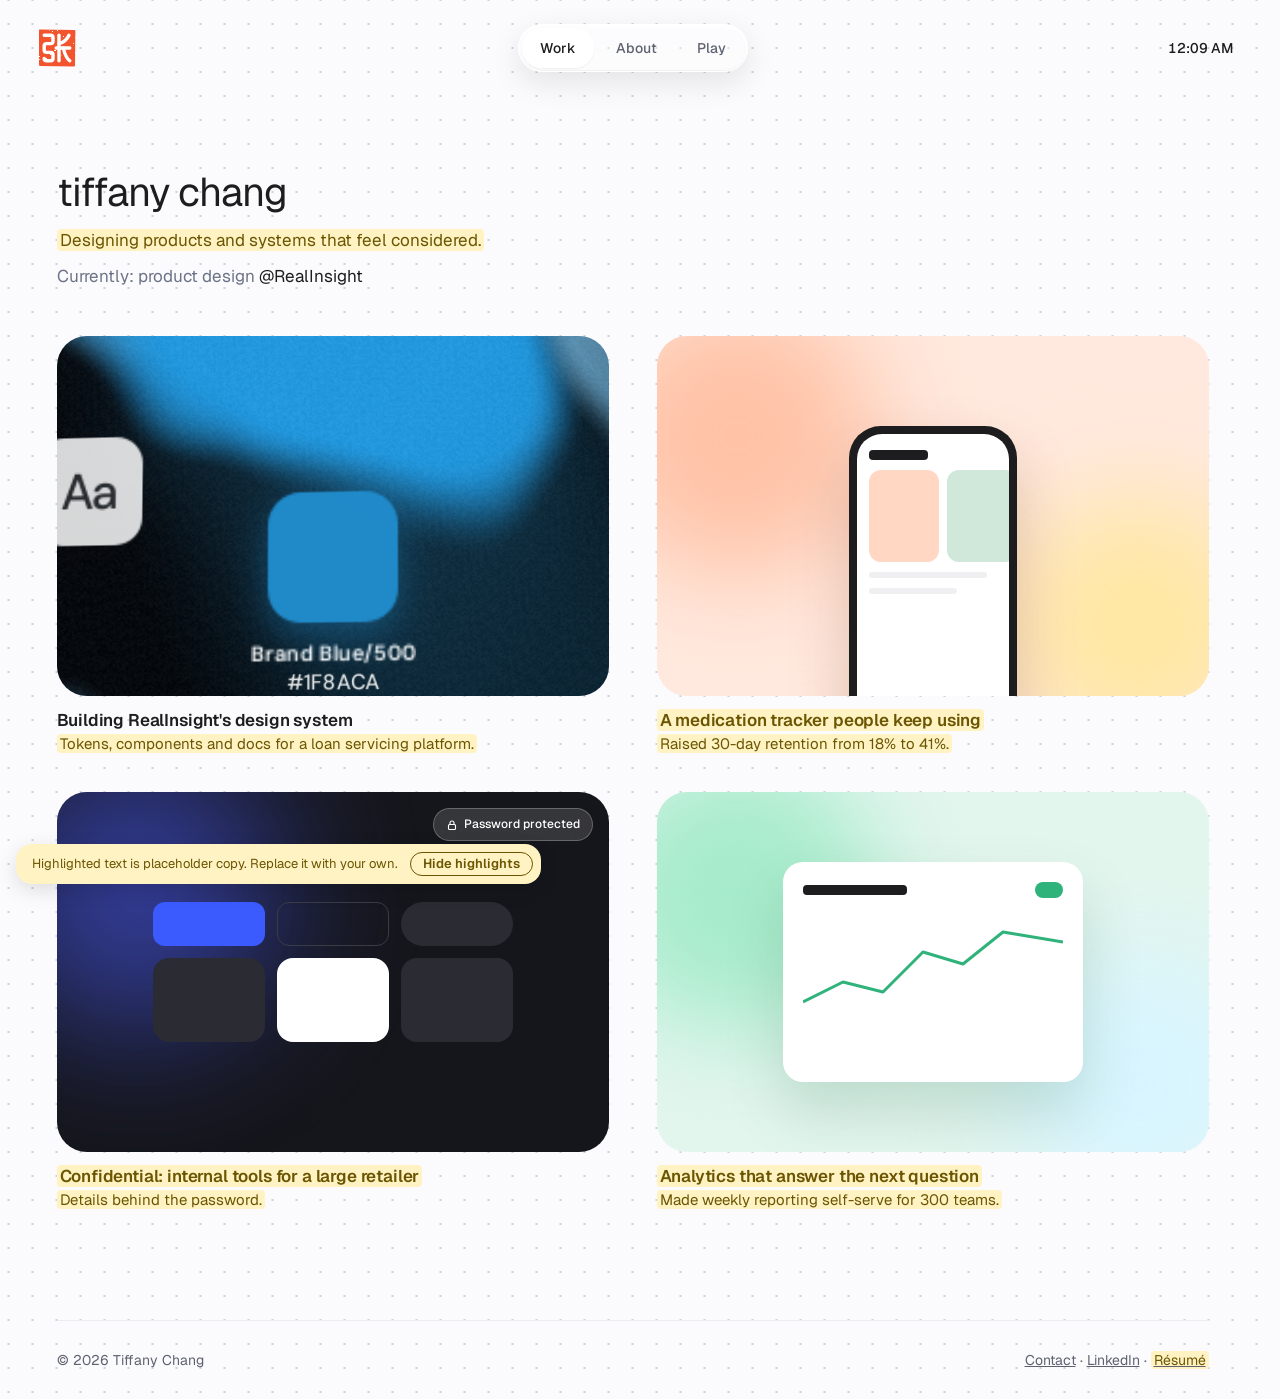
<file: index.html>
<!doctype html>
<html lang="en">
<head>
  <meta charset="utf-8">
  <meta name="viewport" content="width=device-width, initial-scale=1, viewport-fit=cover">
  <title>Tiffany Chang · Product Designer</title>
  <meta name="description" content="Portfolio of Tiffany Chang, product designer.">
  <script>document.documentElement.classList.add('js')</script>
  <link rel="preconnect" href="https://fonts.googleapis.com">
  <link rel="preconnect" href="https://fonts.gstatic.com" crossorigin>
  <link rel="stylesheet" href="https://fonts.googleapis.com/css2?family=DM+Sans:opsz,wght@9..40,400;9..40,500;9..40,600&family=Geist:wght@400;500;600;700&family=Geist+Mono:wght@500&display=swap">
  <link rel="stylesheet" href="styles.css?v=202611280020">
  <link rel="stylesheet" href="covers/ds-motion.css?v=202611260100">
  <link rel="icon" href="favicon.svg" type="image/svg+xml">
</head>
<body>

<!-- PLACEHOLDER BANNER: delete this block once your content is in. -->
<div class="ph-banner"><div class="wrap"><span>Highlighted text is placeholder copy. Replace it with your own.</span><button type="button" data-toggle-ph>Hide highlights</button></div></div>

<header class="site-header">
  <a class="logo" href="index.html" aria-label="Tiffany Chang, home"><svg class="seal" viewBox="0 0 100 100" aria-hidden="true"><defs><filter id="seal-worn" x="-5%" y="-5%" width="110%" height="110%"><feTurbulence type="fractalNoise" baseFrequency="0.08" numOctaves="2" seed="4" result="t"/><feDisplacementMap in="SourceGraphic" in2="t" scale="2.6" xChannelSelector="R" yChannelSelector="G" result="w"/><feTurbulence type="fractalNoise" baseFrequency="0.22" numOctaves="3" seed="21" result="n"/><feColorMatrix in="n" type="matrix" values="0 0 0 0 0  0 0 0 0 0  0 0 0 0 0  0 0 0 -30 23.2" result="holes"/><feComposite in="w" in2="holes" operator="in"/></filter></defs><g class="seal-print" filter="url(#seal-worn)"><path class="seal-stone" d="M5 6 Q4 4 7 4 L93 5 Q96 5 96 8 L95 93 Q95 96 92 96 L8 95 Q5 95 5 92 Z"/><g class="seal-glyph"><path d="M18 18 H34 Q40 18 40 24 V33 Q40 39 34 39 H24 Q18 39 18 45 V55 Q18 61 24 61 H34 Q40 61 40 67 V76 Q40 82 34 82 H24 Q18 82 18 76"/><path d="M55 18 V82"/><path d="M55 39 Q72 35 80 18"/><path d="M48 50 H82"/><path d="M66 50 Q71 74 82 82"/></g></g><g class="seal-build"><line class="seal-edge" x1="4" y1="4" x2="96" y2="4"/><line class="seal-edge" x1="4" y1="96" x2="96" y2="96"/><line class="seal-edge" x1="4" y1="4" x2="4" y2="96"/><line class="seal-edge" x1="96" y1="4" x2="96" y2="96"/><line class="seal-guide" x1="47" y1="4" x2="47" y2="96"/><line class="seal-guide" x1="4" y1="50" x2="96" y2="50"/><g class="seal-ghost"><path pathLength="1" d="M18 18 H34 Q40 18 40 24 V33 Q40 39 34 39 H24 Q18 39 18 45 V55 Q18 61 24 61 H34 Q40 61 40 67 V76 Q40 82 34 82 H24 Q18 82 18 76"/><path pathLength="1" d="M55 18 V82"/><path pathLength="1" d="M55 39 Q72 35 80 18"/><path pathLength="1" d="M48 50 H82"/><path pathLength="1" d="M66 50 Q71 74 82 82"/></g></g></svg></a>
  <nav class="nav-pill" aria-label="Main" data-liquid-nav="">
    <a href="index.html" aria-current="page">Work</a>
    <a href="about.html">About</a>
    <a href="play.html">Play</a>
  </nav>
  <div class="nav-widget" data-weather role="group" aria-label="Your local time"><span class="nw-weather" data-w-now hidden></span><time class="nw-time" data-clock></time></div>
</header>

<main class="wrap">
  <section class="hero" aria-labelledby="intro">
    <div class="hero-text">
      <h1 id="intro">tiffany chang</h1>
      <p><span class="ph">Designing products and systems that feel considered.</span></p>
      <p>Currently: product design <a class="link-hover" data-text="@RealInsight" href="https://www.realinsight.com/" target="_blank" rel="noopener">@RealInsight</a></p>
    </div>
  </section>

  <!-- SELECTED WORK
       Each cover is a placeholder made in CSS. Replace the inner markup with a looping
       <video autoplay muted loop playsinline> (e.g. a ShaderGradient export) or an image.
       data-case/data-locked are managed by tools/lock.mjs for password-protected work. -->
  <section id="work" aria-label="Selected work">
    <div class="work-grid">
      <a class="card reveal" href="work/realinsight-design-system.html">
        <div class="cover dsm dark" data-ds-motion><canvas class="shader-bg" data-colors="#070b10,#0f2c3d,#1f8aca,#77bbe4" aria-hidden="true"></canvas></div>
        <div class="card-meta">
          <div><h3>Building RealInsight's design system</h3><p><span class="ph">Tokens, components and docs for a loan servicing platform.</span></p></div>
        </div>
      </a>
      <a class="card reveal" href="work/case-study.html">
        <div class="cover" style="--c-bg:#ffe9de; --c-1:#ffc2a6; --c-2:#ffe7a3">
          <span class="blob one"></span><span class="blob two"></span>
          <div class="phone" aria-hidden="true"><div class="screen"><span class="bar dark" style="width:40%"></span><div class="row"><span></span><span></span></div><span class="bar" style="width:80%; height:6px; background:#f0f0f3"></span><span class="bar" style="width:60%; height:6px; background:#f0f0f3"></span></div></div>
        </div>
        <div class="card-meta">
          <div><h3><span class="ph">A medication tracker people keep using</span></h3><p><span class="ph">Raised 30-day retention from 18% to 41%.</span></p></div>
        </div>
      </a>
      <a class="card reveal" href="work/nda-case-study.html" data-case="nda-case-study" data-locked="true">
        <div class="cover dark" style="--c-bg:#15161b; --c-1:#3b47b8; --c-2:#15161b">
          <span class="blob one" style="opacity:.8; filter: blur(70px)"></span>
          <div class="ds-grid" aria-hidden="true"><span></span><span></span><span></span><span></span><span></span><span></span></div>
          <span class="badge lock"><svg viewBox="0 0 24 24" width="12" height="12" aria-hidden="true"><rect x="5" y="11" width="14" height="10" rx="2" fill="none" stroke="currentColor" stroke-width="2.2"/><path d="M8 11V8a4 4 0 0 1 8 0v3" fill="none" stroke="currentColor" stroke-width="2.2"/></svg>Password protected</span>
        </div>
        <div class="card-meta">
          <div><h3><span class="ph">Confidential: internal tools for a large retailer</span></h3><p><span class="ph">Details behind the password.</span></p></div>
        </div>
      </a>
      <a class="card reveal" href="work/case-study.html">
        <div class="cover" style="--c-bg:#e3f6ee; --c-1:#a6ebcb; --c-2:#d8f5ff">
          <span class="blob one"></span><span class="blob two"></span>
          <div class="chart-card" aria-hidden="true"><div class="top"><span class="bar dark" style="width:40%"></span><span class="pill"></span></div><svg viewBox="0 0 260 110" width="100%" height="110"><path d="M0 90 L40 70 L80 80 L120 40 L160 52 L200 20 L260 30" fill="none" stroke="#2fb37a" stroke-width="3" stroke-linejoin="round"/></svg></div>
        </div>
        <div class="card-meta">
          <div><h3><span class="ph">Analytics that answer the next question</span></h3><p><span class="ph">Made weekly reporting self-serve for 300 teams.</span></p></div>
        </div>
      </a>
    </div>
  </section>
</main>

<footer class="site-footer">
  <div class="wrap">
    <span>© <span data-year>2026</span> Tiffany Chang</span>
    <span><a href="contact.html">Contact</a> · <a href="https://www.linkedin.com/">LinkedIn</a> · <a href="#"><span class="ph">Résumé</span></a></span>
  </div>
</footer>

<script src="covers/shader-bg.js?v=202611260100"></script>
<script src="covers/ds-motion.js?v=202611260100"></script>
<script src="site.js?v=202611280020"></script>
<script src="weather.js?v=202611252315"></script>
<script src="glass.js?v=202611252315"></script>
</body>
</html>
</file>
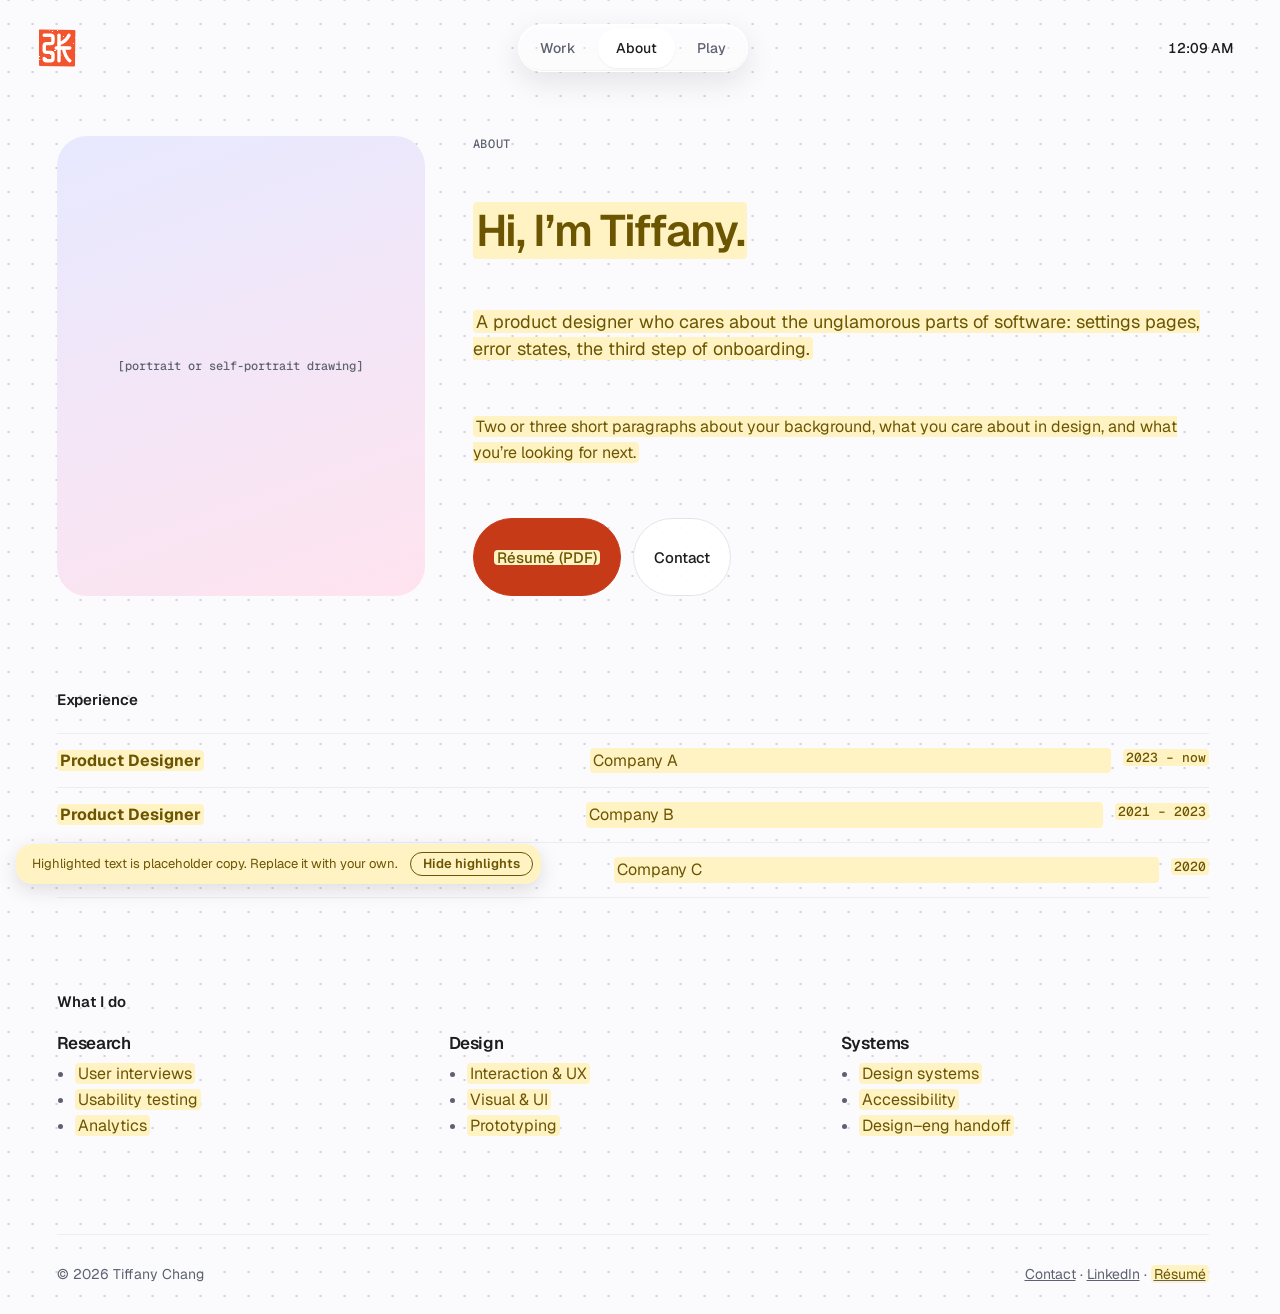
<file: about.html>
<!doctype html>
<html lang="en">
<head>
  <meta charset="utf-8">
  <meta name="viewport" content="width=device-width, initial-scale=1, viewport-fit=cover">
  <title>About · Tiffany Chang</title>
  <meta name="description" content="Portfolio of Tiffany Chang, product designer.">
  <script>document.documentElement.classList.add('js')</script>
  <link rel="preconnect" href="https://fonts.googleapis.com">
  <link rel="preconnect" href="https://fonts.gstatic.com" crossorigin>
  <link rel="stylesheet" href="https://fonts.googleapis.com/css2?family=Geist:wght@400;500;600;700&family=Geist+Mono:wght@500&display=swap">
  <link rel="stylesheet" href="styles.css?v=202611280020">
  <link rel="icon" href="favicon.svg" type="image/svg+xml">
</head>
<body>

<!-- PLACEHOLDER BANNER: delete this block once your content is in. -->
<div class="ph-banner"><div class="wrap"><span>Highlighted text is placeholder copy. Replace it with your own.</span><button type="button" data-toggle-ph>Hide highlights</button></div></div>

<header class="site-header">
  <a class="logo" href="index.html" aria-label="Tiffany Chang, home"><svg class="seal" viewBox="0 0 100 100" aria-hidden="true"><defs><filter id="seal-worn" x="-5%" y="-5%" width="110%" height="110%"><feTurbulence type="fractalNoise" baseFrequency="0.08" numOctaves="2" seed="4" result="t"/><feDisplacementMap in="SourceGraphic" in2="t" scale="2.6" xChannelSelector="R" yChannelSelector="G" result="w"/><feTurbulence type="fractalNoise" baseFrequency="0.22" numOctaves="3" seed="21" result="n"/><feColorMatrix in="n" type="matrix" values="0 0 0 0 0  0 0 0 0 0  0 0 0 0 0  0 0 0 -30 23.2" result="holes"/><feComposite in="w" in2="holes" operator="in"/></filter></defs><g class="seal-print" filter="url(#seal-worn)"><path class="seal-stone" d="M5 6 Q4 4 7 4 L93 5 Q96 5 96 8 L95 93 Q95 96 92 96 L8 95 Q5 95 5 92 Z"/><g class="seal-glyph"><path d="M18 18 H34 Q40 18 40 24 V33 Q40 39 34 39 H24 Q18 39 18 45 V55 Q18 61 24 61 H34 Q40 61 40 67 V76 Q40 82 34 82 H24 Q18 82 18 76"/><path d="M55 18 V82"/><path d="M55 39 Q72 35 80 18"/><path d="M48 50 H82"/><path d="M66 50 Q71 74 82 82"/></g></g><g class="seal-build"><line class="seal-edge" x1="4" y1="4" x2="96" y2="4"/><line class="seal-edge" x1="4" y1="96" x2="96" y2="96"/><line class="seal-edge" x1="4" y1="4" x2="4" y2="96"/><line class="seal-edge" x1="96" y1="4" x2="96" y2="96"/><line class="seal-guide" x1="47" y1="4" x2="47" y2="96"/><line class="seal-guide" x1="4" y1="50" x2="96" y2="50"/><g class="seal-ghost"><path pathLength="1" d="M18 18 H34 Q40 18 40 24 V33 Q40 39 34 39 H24 Q18 39 18 45 V55 Q18 61 24 61 H34 Q40 61 40 67 V76 Q40 82 34 82 H24 Q18 82 18 76"/><path pathLength="1" d="M55 18 V82"/><path pathLength="1" d="M55 39 Q72 35 80 18"/><path pathLength="1" d="M48 50 H82"/><path pathLength="1" d="M66 50 Q71 74 82 82"/></g></g></svg></a>
  <nav class="nav-pill" aria-label="Main" data-liquid-nav="">
    <a href="index.html">Work</a>
    <a href="about.html" aria-current="page">About</a>
    <a href="play.html">Play</a>
  </nav>
  <div class="nav-widget" data-weather role="group" aria-label="Your local time"><span class="nw-weather" data-w-now hidden></span><time class="nw-time" data-clock></time></div>
</header>

<main class="wrap stack-lg">
  <section class="split" aria-labelledby="about-title" style="padding-top: 40px">
    <div class="portrait">[portrait or self-portrait drawing]</div>
    <div class="stack">
      <span class="label">About</span>
      <h1 id="about-title" style="font-size: clamp(32px, 5vw, 44px); letter-spacing: -0.03em"><span class="ph">Hi, I’m Tiffany.</span></h1>
      <p style="font-size: 18px; color: var(--muted); line-height: 1.5"><span class="ph">A product designer who cares about the unglamorous parts of software: settings pages, error states, the third step of onboarding.</span></p>
      <p><span class="ph">Two or three short paragraphs about your background, what you care about in design, and what you’re looking for next.</span></p>
      <div class="btn-row"><a class="btn primary" href="#"><span class="ph">Résumé (PDF)</span></a><a class="btn" href="contact.html">Contact</a></div>
    </div>
  </section>

  <section aria-labelledby="exp">
    <div class="section-head"><h2 id="exp">Experience</h2></div>
    <div class="list-rows">
      <div><strong><span class="ph">Product Designer</span></strong><span class="ph">Company A</span><span class="when"><span class="ph">2023 – now</span></span></div>
      <div><strong><span class="ph">Product Designer</span></strong><span class="ph">Company B</span><span class="when"><span class="ph">2021 – 2023</span></span></div>
      <div><strong><span class="ph">Design Intern</span></strong><span class="ph">Company C</span><span class="when"><span class="ph">2020</span></span></div>
    </div>
  </section>

  <section aria-labelledby="skills">
    <div class="section-head"><h2 id="skills">What I do</h2></div>
    <div class="skills">
      <div><h3>Research</h3><ul><li><span class="ph">User interviews</span></li><li><span class="ph">Usability testing</span></li><li><span class="ph">Analytics</span></li></ul></div>
      <div><h3>Design</h3><ul><li><span class="ph">Interaction &amp; UX</span></li><li><span class="ph">Visual &amp; UI</span></li><li><span class="ph">Prototyping</span></li></ul></div>
      <div><h3>Systems</h3><ul><li><span class="ph">Design systems</span></li><li><span class="ph">Accessibility</span></li><li><span class="ph">Design–eng handoff</span></li></ul></div>
    </div>
  </section>
</main>

<footer class="site-footer">
  <div class="wrap">
    <span>© <span data-year>2026</span> Tiffany Chang</span>
    <span><a href="contact.html">Contact</a> · <a href="https://www.linkedin.com/">LinkedIn</a> · <a href="#"><span class="ph">Résumé</span></a></span>
  </div>
</footer>

<script src="site.js?v=202611280020"></script>
<script src="weather.js?v=202611252315"></script>
<script src="glass.js?v=202611252315"></script>
</body>
</html>
</file>
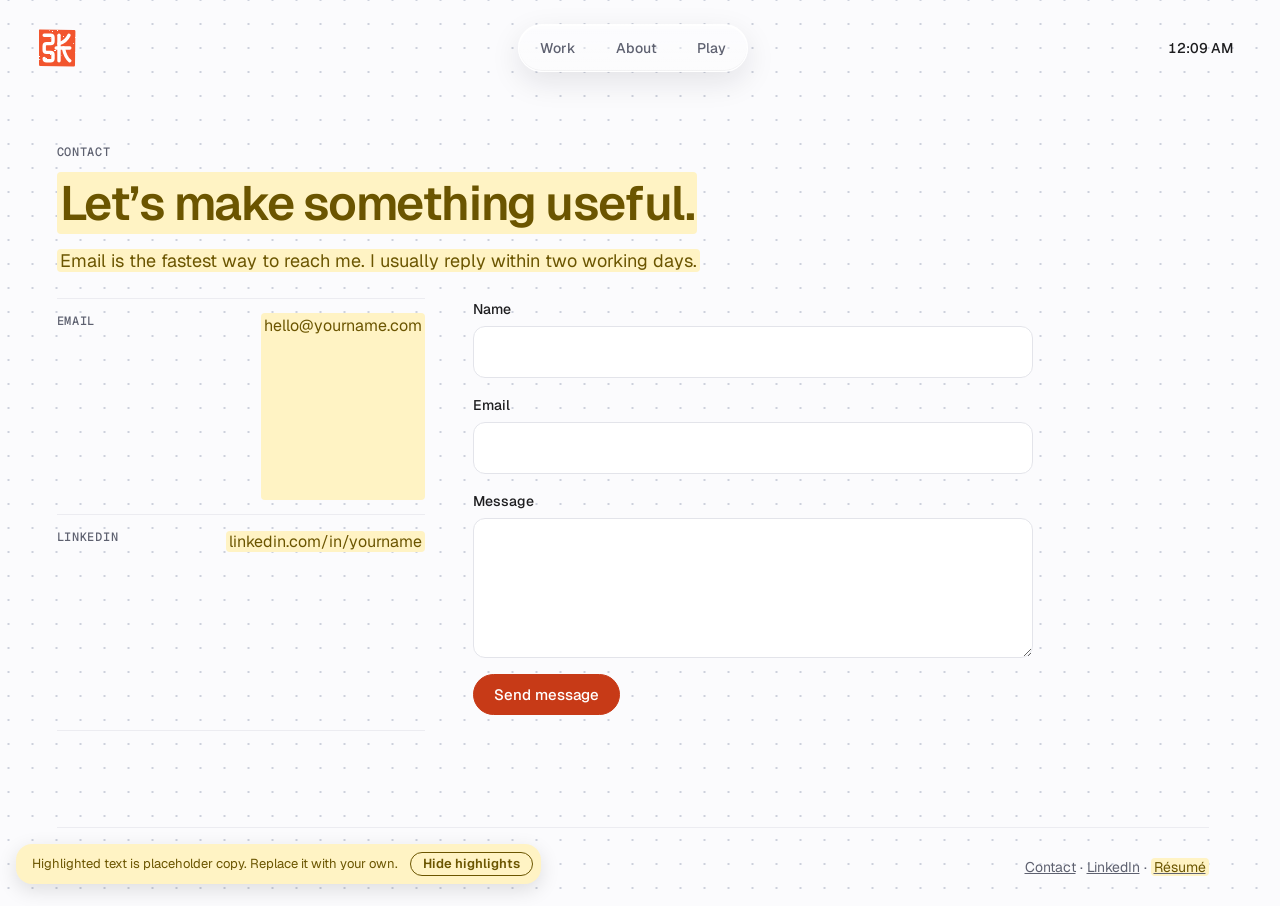
<file: contact.html>
<!doctype html>
<html lang="en">
<head>
  <meta charset="utf-8">
  <meta name="viewport" content="width=device-width, initial-scale=1, viewport-fit=cover">
  <title>Contact · Tiffany Chang</title>
  <meta name="description" content="Portfolio of Tiffany Chang, product designer.">
  <script>document.documentElement.classList.add('js')</script>
  <link rel="preconnect" href="https://fonts.googleapis.com">
  <link rel="preconnect" href="https://fonts.gstatic.com" crossorigin>
  <link rel="stylesheet" href="https://fonts.googleapis.com/css2?family=Geist:wght@400;500;600;700&family=Geist+Mono:wght@500&display=swap">
  <link rel="stylesheet" href="styles.css?v=202611280020">
  <link rel="icon" href="favicon.svg" type="image/svg+xml">
</head>
<body>

<!-- PLACEHOLDER BANNER: delete this block once your content is in. -->
<div class="ph-banner"><div class="wrap"><span>Highlighted text is placeholder copy. Replace it with your own.</span><button type="button" data-toggle-ph>Hide highlights</button></div></div>

<header class="site-header">
  <a class="logo" href="index.html" aria-label="Tiffany Chang, home"><svg class="seal" viewBox="0 0 100 100" aria-hidden="true"><defs><filter id="seal-worn" x="-5%" y="-5%" width="110%" height="110%"><feTurbulence type="fractalNoise" baseFrequency="0.08" numOctaves="2" seed="4" result="t"/><feDisplacementMap in="SourceGraphic" in2="t" scale="2.6" xChannelSelector="R" yChannelSelector="G" result="w"/><feTurbulence type="fractalNoise" baseFrequency="0.22" numOctaves="3" seed="21" result="n"/><feColorMatrix in="n" type="matrix" values="0 0 0 0 0  0 0 0 0 0  0 0 0 0 0  0 0 0 -30 23.2" result="holes"/><feComposite in="w" in2="holes" operator="in"/></filter></defs><g class="seal-print" filter="url(#seal-worn)"><path class="seal-stone" d="M5 6 Q4 4 7 4 L93 5 Q96 5 96 8 L95 93 Q95 96 92 96 L8 95 Q5 95 5 92 Z"/><g class="seal-glyph"><path d="M18 18 H34 Q40 18 40 24 V33 Q40 39 34 39 H24 Q18 39 18 45 V55 Q18 61 24 61 H34 Q40 61 40 67 V76 Q40 82 34 82 H24 Q18 82 18 76"/><path d="M55 18 V82"/><path d="M55 39 Q72 35 80 18"/><path d="M48 50 H82"/><path d="M66 50 Q71 74 82 82"/></g></g><g class="seal-build"><line class="seal-edge" x1="4" y1="4" x2="96" y2="4"/><line class="seal-edge" x1="4" y1="96" x2="96" y2="96"/><line class="seal-edge" x1="4" y1="4" x2="4" y2="96"/><line class="seal-edge" x1="96" y1="4" x2="96" y2="96"/><line class="seal-guide" x1="47" y1="4" x2="47" y2="96"/><line class="seal-guide" x1="4" y1="50" x2="96" y2="50"/><g class="seal-ghost"><path pathLength="1" d="M18 18 H34 Q40 18 40 24 V33 Q40 39 34 39 H24 Q18 39 18 45 V55 Q18 61 24 61 H34 Q40 61 40 67 V76 Q40 82 34 82 H24 Q18 82 18 76"/><path pathLength="1" d="M55 18 V82"/><path pathLength="1" d="M55 39 Q72 35 80 18"/><path pathLength="1" d="M48 50 H82"/><path pathLength="1" d="M66 50 Q71 74 82 82"/></g></g></svg></a>
  <nav class="nav-pill" aria-label="Main" data-liquid-nav="">
    <a href="index.html">Work</a>
    <a href="about.html">About</a>
    <a href="play.html">Play</a>
  </nav>
  <div class="nav-widget" data-weather role="group" aria-label="Your local time"><span class="nw-weather" data-w-now hidden></span><time class="nw-time" data-clock></time></div>
</header>

<main class="wrap">
  <section class="page-head" aria-labelledby="contact-title">
    <span class="label">Contact</span>
    <h1 id="contact-title"><span class="ph">Let’s make something useful.</span></h1>
    <p class="lede"><span class="ph">Email is the fastest way to reach me. I usually reply within two working days.</span></p>
  </section>
  <section class="split" aria-label="Ways to reach me">
    <div class="channels">
      <div><span class="label">Email</span><span class="ph">hello@yourname.com</span></div>
      <div><span class="label">LinkedIn</span><a href="https://www.linkedin.com/"><span class="ph">linkedin.com/in/yourname</span></a></div>
    </div>
    <!-- Not connected yet. Hook it up to a form service (e.g. Formspree) when ready. -->
    <form class="form" data-contact-form>
      <div class="field"><label for="name">Name</label><input id="name" name="name" autocomplete="name" required></div>
      <div class="field"><label for="email">Email</label><input id="email" name="email" type="email" autocomplete="email" required></div>
      <div class="field"><label for="message">Message</label><textarea id="message" name="message" required></textarea></div>
      <div class="btn-row"><button class="btn primary" type="submit">Send message</button></div>
      <p class="form-note" data-form-status aria-live="polite"></p>
    </form>
  </section>
</main>

<footer class="site-footer">
  <div class="wrap">
    <span>© <span data-year>2026</span> Tiffany Chang</span>
    <span><a href="contact.html">Contact</a> · <a href="https://www.linkedin.com/">LinkedIn</a> · <a href="#"><span class="ph">Résumé</span></a></span>
  </div>
</footer>

<script src="site.js?v=202611280020"></script>
<script src="weather.js?v=202611252315"></script>
<script src="glass.js?v=202611252315"></script>
</body>
</html>
</file>
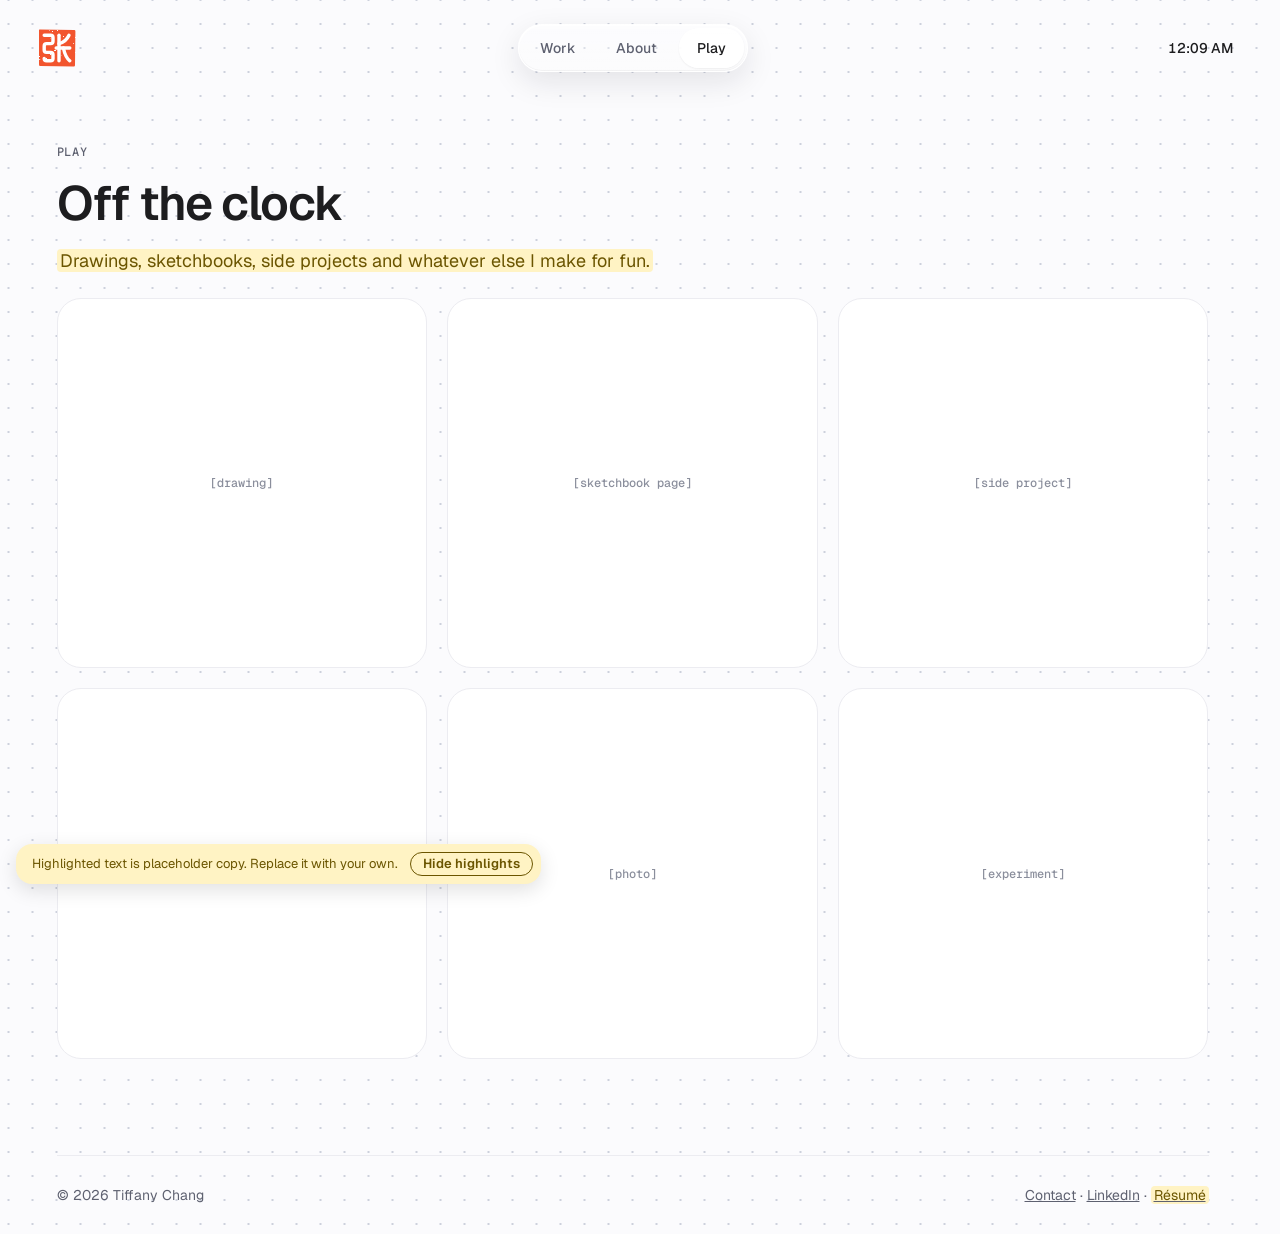
<file: play.html>
<!doctype html>
<html lang="en">
<head>
  <meta charset="utf-8">
  <meta name="viewport" content="width=device-width, initial-scale=1, viewport-fit=cover">
  <title>Play · Tiffany Chang</title>
  <meta name="description" content="Portfolio of Tiffany Chang, product designer.">
  <script>document.documentElement.classList.add('js')</script>
  <link rel="preconnect" href="https://fonts.googleapis.com">
  <link rel="preconnect" href="https://fonts.gstatic.com" crossorigin>
  <link rel="stylesheet" href="https://fonts.googleapis.com/css2?family=Geist:wght@400;500;600;700&family=Geist+Mono:wght@500&display=swap">
  <link rel="stylesheet" href="styles.css?v=202611280020">
  <link rel="icon" href="favicon.svg" type="image/svg+xml">
</head>
<body>

<!-- PLACEHOLDER BANNER: delete this block once your content is in. -->
<div class="ph-banner"><div class="wrap"><span>Highlighted text is placeholder copy. Replace it with your own.</span><button type="button" data-toggle-ph>Hide highlights</button></div></div>

<header class="site-header">
  <a class="logo" href="index.html" aria-label="Tiffany Chang, home"><svg class="seal" viewBox="0 0 100 100" aria-hidden="true"><defs><filter id="seal-worn" x="-5%" y="-5%" width="110%" height="110%"><feTurbulence type="fractalNoise" baseFrequency="0.08" numOctaves="2" seed="4" result="t"/><feDisplacementMap in="SourceGraphic" in2="t" scale="2.6" xChannelSelector="R" yChannelSelector="G" result="w"/><feTurbulence type="fractalNoise" baseFrequency="0.22" numOctaves="3" seed="21" result="n"/><feColorMatrix in="n" type="matrix" values="0 0 0 0 0  0 0 0 0 0  0 0 0 0 0  0 0 0 -30 23.2" result="holes"/><feComposite in="w" in2="holes" operator="in"/></filter></defs><g class="seal-print" filter="url(#seal-worn)"><path class="seal-stone" d="M5 6 Q4 4 7 4 L93 5 Q96 5 96 8 L95 93 Q95 96 92 96 L8 95 Q5 95 5 92 Z"/><g class="seal-glyph"><path d="M18 18 H34 Q40 18 40 24 V33 Q40 39 34 39 H24 Q18 39 18 45 V55 Q18 61 24 61 H34 Q40 61 40 67 V76 Q40 82 34 82 H24 Q18 82 18 76"/><path d="M55 18 V82"/><path d="M55 39 Q72 35 80 18"/><path d="M48 50 H82"/><path d="M66 50 Q71 74 82 82"/></g></g><g class="seal-build"><line class="seal-edge" x1="4" y1="4" x2="96" y2="4"/><line class="seal-edge" x1="4" y1="96" x2="96" y2="96"/><line class="seal-edge" x1="4" y1="4" x2="4" y2="96"/><line class="seal-edge" x1="96" y1="4" x2="96" y2="96"/><line class="seal-guide" x1="47" y1="4" x2="47" y2="96"/><line class="seal-guide" x1="4" y1="50" x2="96" y2="50"/><g class="seal-ghost"><path pathLength="1" d="M18 18 H34 Q40 18 40 24 V33 Q40 39 34 39 H24 Q18 39 18 45 V55 Q18 61 24 61 H34 Q40 61 40 67 V76 Q40 82 34 82 H24 Q18 82 18 76"/><path pathLength="1" d="M55 18 V82"/><path pathLength="1" d="M55 39 Q72 35 80 18"/><path pathLength="1" d="M48 50 H82"/><path pathLength="1" d="M66 50 Q71 74 82 82"/></g></g></svg></a>
  <nav class="nav-pill" aria-label="Main" data-liquid-nav="">
    <a href="index.html">Work</a>
    <a href="about.html">About</a>
    <a href="play.html" aria-current="page">Play</a>
  </nav>
  <div class="nav-widget" data-weather role="group" aria-label="Your local time"><span class="nw-weather" data-w-now hidden></span><time class="nw-time" data-clock></time></div>
</header>

<main class="wrap">
  <section class="page-head" aria-labelledby="play-title">
    <span class="label">Play</span>
    <h1 id="play-title">Off the clock</h1>
    <p class="lede"><span class="ph">Drawings, sketchbooks, side projects and whatever else I make for fun.</span></p>
  </section>
  <!-- Replace each tile with an <img> or <video>. Add as many as you like. -->
  <section class="play-grid" aria-label="Things I make">
    <div class="tile reveal">[drawing]</div><div class="tile reveal">[sketchbook page]</div><div class="tile reveal">[side project]</div>
    <div class="tile reveal">[drawing]</div><div class="tile reveal">[photo]</div><div class="tile reveal">[experiment]</div>
  </section>
</main>

<footer class="site-footer">
  <div class="wrap">
    <span>© <span data-year>2026</span> Tiffany Chang</span>
    <span><a href="contact.html">Contact</a> · <a href="https://www.linkedin.com/">LinkedIn</a> · <a href="#"><span class="ph">Résumé</span></a></span>
  </div>
</footer>

<script src="site.js?v=202611280020"></script>
<script src="weather.js?v=202611252315"></script>
<script src="glass.js?v=202611252315"></script>
</body>
</html>
</file>
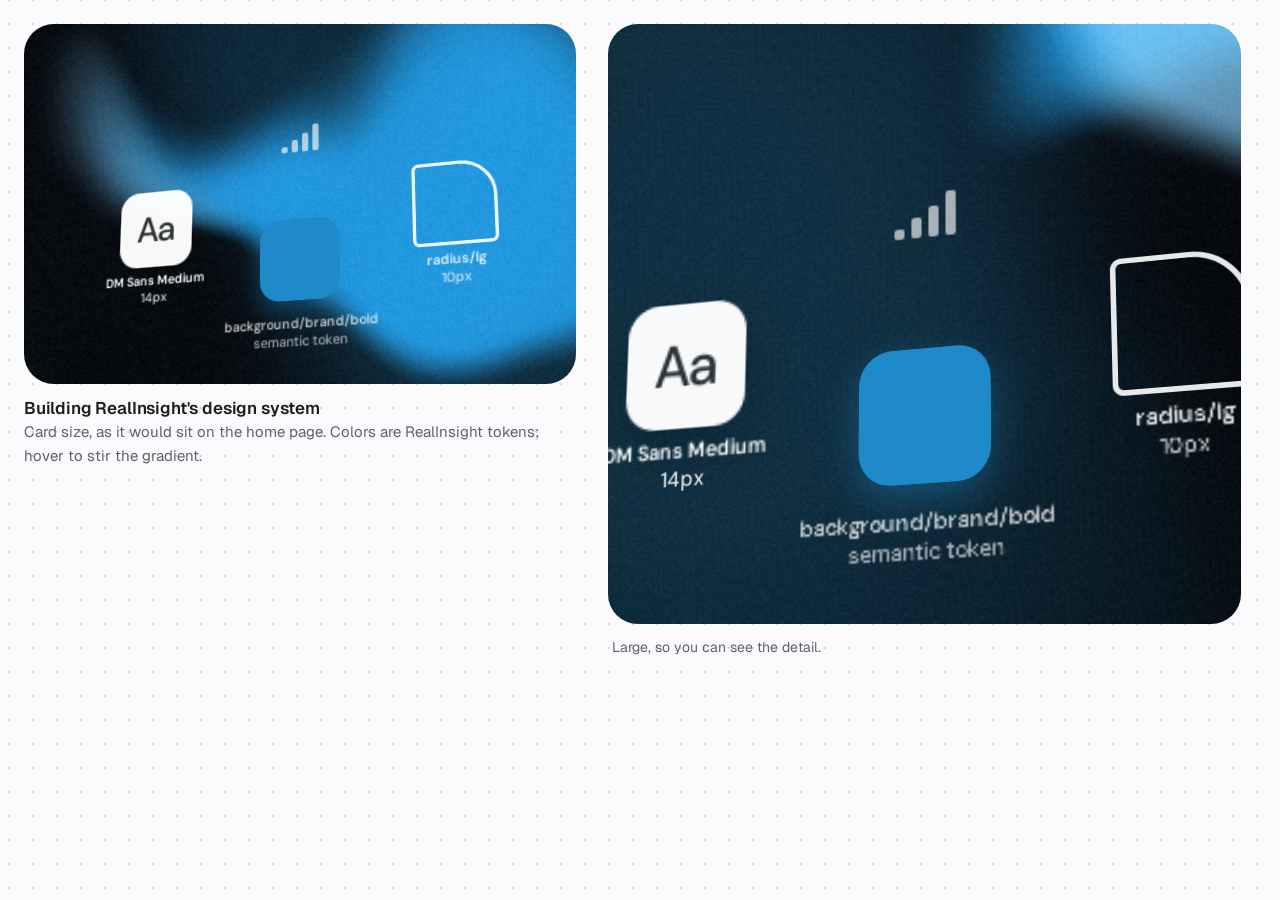
<file: preview-covers.html>
<!doctype html>
<html lang="en"><head><meta charset="utf-8"><meta name="viewport" content="width=device-width,initial-scale=1">
<meta name="robots" content="noindex"><title>Design system cover</title>
<link rel="stylesheet" href="https://fonts.googleapis.com/css2?family=DM+Sans:opsz,wght@9..40,400;9..40,500;9..40,600&family=Geist:wght@400;500;600;700&family=Geist+Mono:wght@500&display=swap">
<link rel="stylesheet" href="styles.css?v=pc16">
<link rel="stylesheet" href="covers/ds-motion.css?v=pc16">
<style>
  body { padding: 24px; }
  .pc { display: grid; grid-template-columns: minmax(0, 552px) minmax(0, 1fr); gap: 32px; align-items: start; max-width: 1500px; margin: 0 auto; }
  .pc figcaption { padding: 12px 4px 0; font-size: 14px; color: var(--muted); }
  figure { margin: 0; }
  .big .cover { height: 600px; }
  .big .cover > .cam:not(.blob):not(.badge) { scale: 1.66; }
  @media (max-width: 1000px) { .pc { grid-template-columns: 1fr; } }
</style></head>
<body>
<div class="pc">
  <figure>
    <a class="card" href="#" onclick="return false">
      <div class="cover dsm dark" data-ds-motion><canvas class="shader-bg" data-colors="#070b10,#0f2c3d,#1f8aca,#77bbe4" aria-hidden="true"></canvas></div>
      <div class="card-meta"><div><h3>Building RealInsight's design system</h3><p>Card size, as it would sit on the home page. Colors are RealInsight tokens; hover to stir the gradient.</p></div></div>
    </a>
  </figure>
  <figure class="big"><a class="card" href="#" onclick="return false"><div class="cover dsm dark" data-ds-motion><canvas class="shader-bg" data-colors="#070b10,#0f2c3d,#1f8aca,#77bbe4" aria-hidden="true"></canvas></div></a><figcaption>Large, so you can see the detail.</figcaption></figure>
</div>
<script src="covers/shader-bg.js?v=pc16"></script>
<script src="covers/ds-motion.js?v=pc16"></script>
</body></html>
</file>
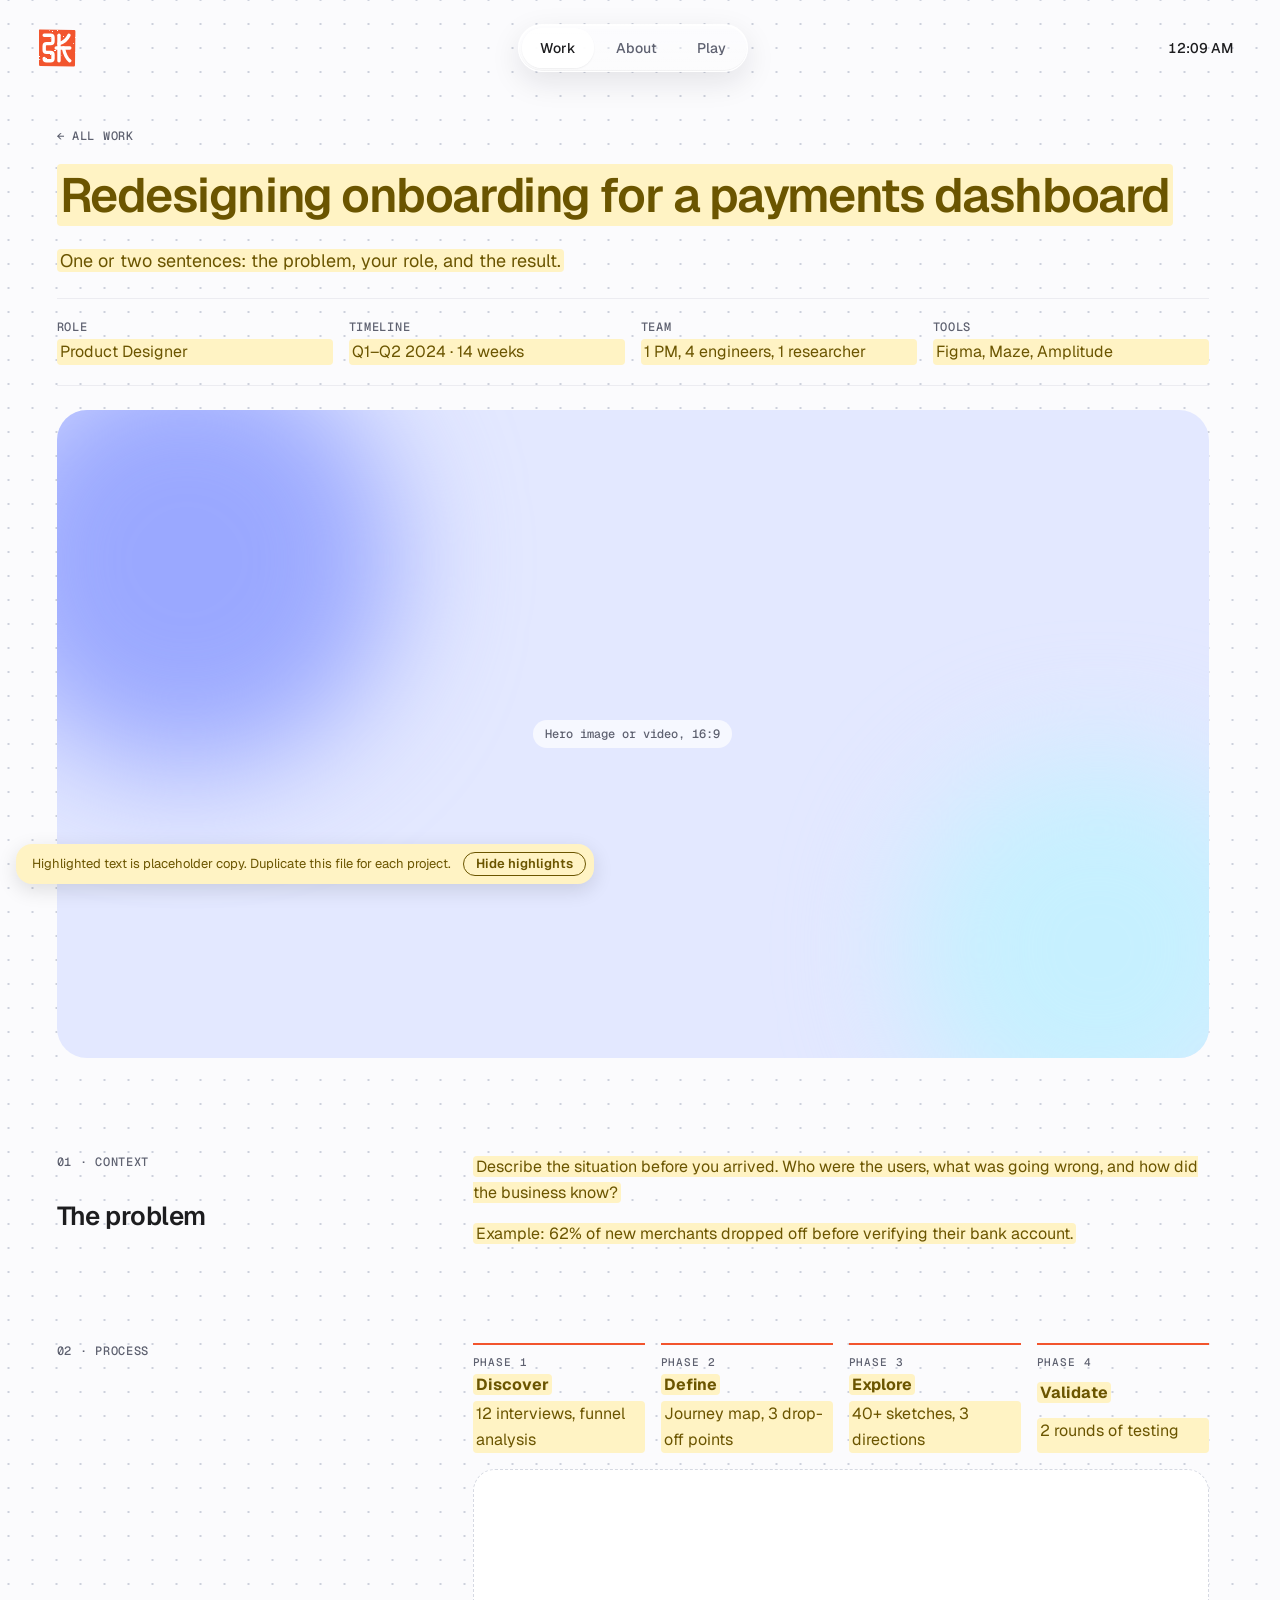
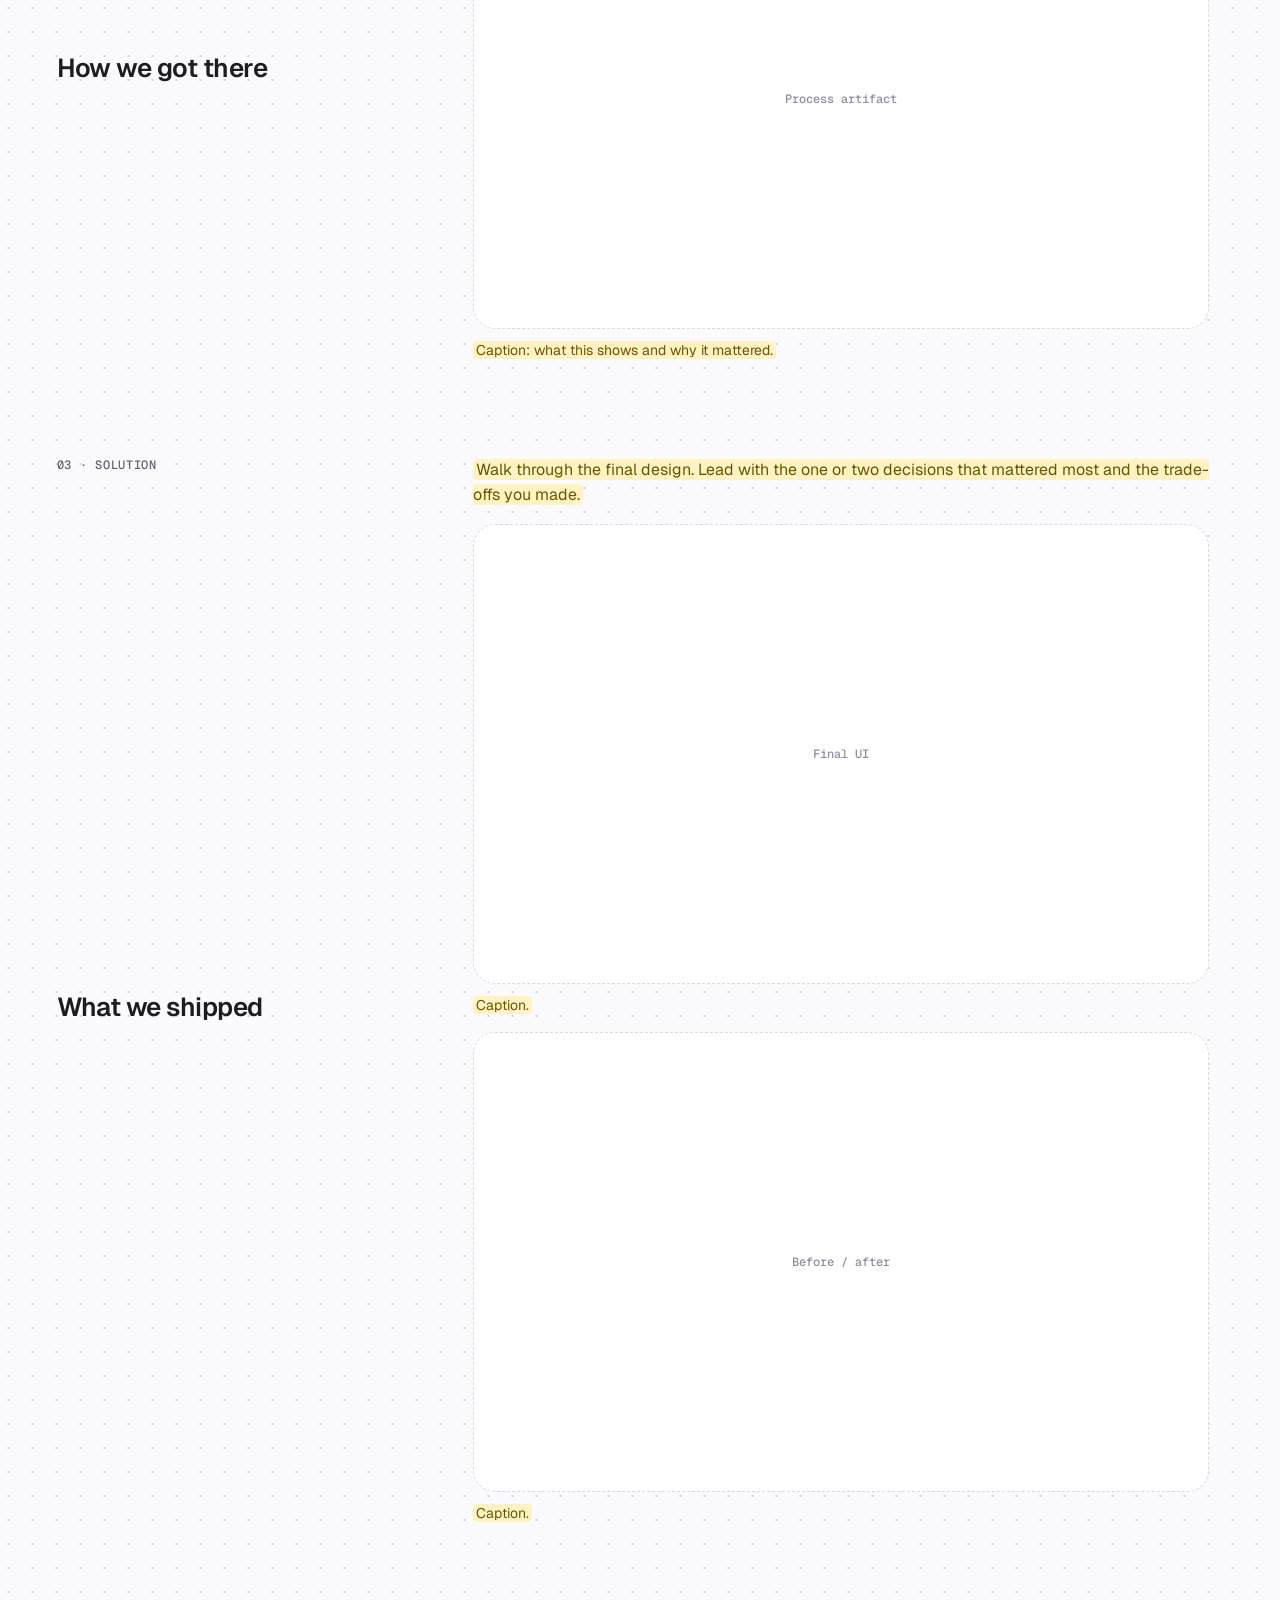
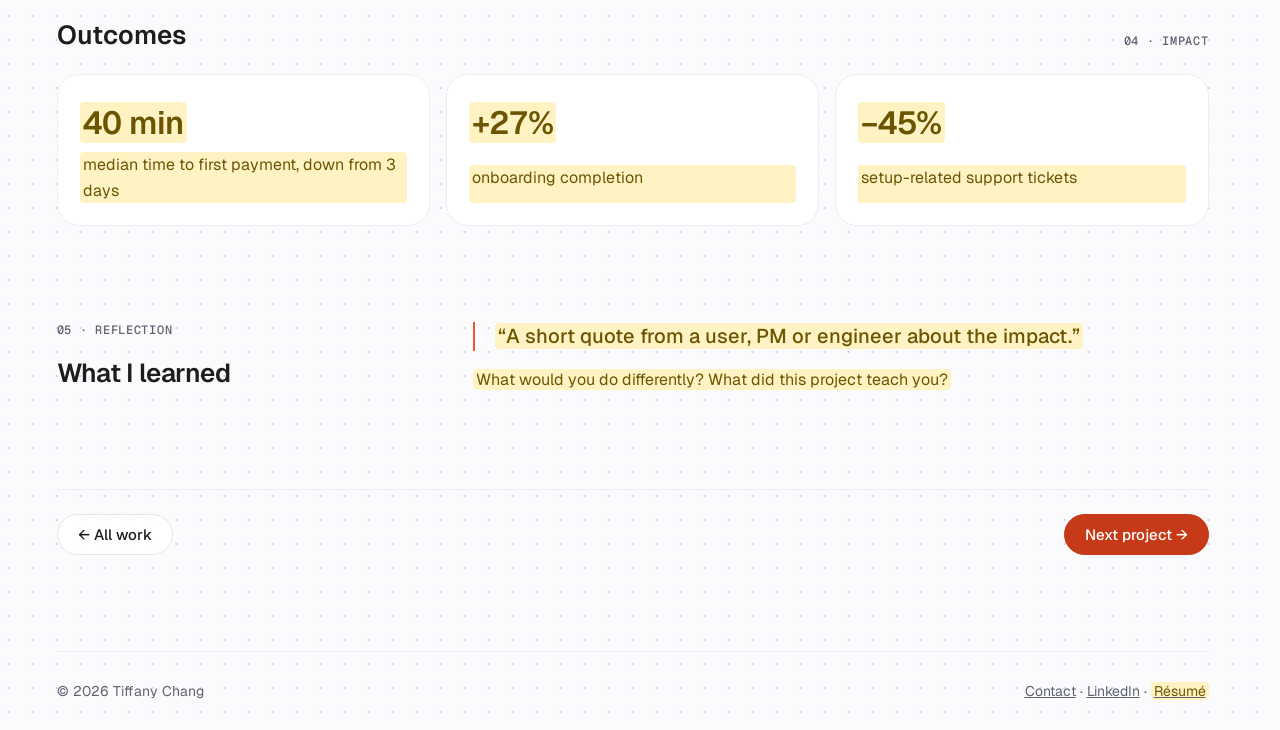
<file: work/case-study.html>
<!doctype html>
<html lang="en">
<head>
  <meta charset="utf-8">
  <meta name="viewport" content="width=device-width, initial-scale=1, viewport-fit=cover">
  <title>Payments onboarding · Tiffany Chang</title>
  <meta name="description" content="Portfolio of Tiffany Chang, product designer.">
  <script>document.documentElement.classList.add('js')</script>
  <link rel="preconnect" href="https://fonts.googleapis.com">
  <link rel="preconnect" href="https://fonts.gstatic.com" crossorigin>
  <link rel="stylesheet" href="https://fonts.googleapis.com/css2?family=Geist:wght@400;500;600;700&family=Geist+Mono:wght@500&display=swap">
  <link rel="stylesheet" href="../styles.css?v=202611280020">
  <link rel="icon" href="../favicon.svg" type="image/svg+xml">
</head>
<body>

<!-- PLACEHOLDER BANNER: delete this block once your content is in. -->
<div class="ph-banner"><div class="wrap"><span>Highlighted text is placeholder copy. Duplicate this file for each project.</span><button type="button" data-toggle-ph>Hide highlights</button></div></div>

<header class="site-header">
  <a class="logo" href="../index.html" aria-label="Tiffany Chang, home"><svg class="seal" viewBox="0 0 100 100" aria-hidden="true"><defs><filter id="seal-worn" x="-5%" y="-5%" width="110%" height="110%"><feTurbulence type="fractalNoise" baseFrequency="0.08" numOctaves="2" seed="4" result="t"/><feDisplacementMap in="SourceGraphic" in2="t" scale="2.6" xChannelSelector="R" yChannelSelector="G" result="w"/><feTurbulence type="fractalNoise" baseFrequency="0.22" numOctaves="3" seed="21" result="n"/><feColorMatrix in="n" type="matrix" values="0 0 0 0 0  0 0 0 0 0  0 0 0 0 0  0 0 0 -30 23.2" result="holes"/><feComposite in="w" in2="holes" operator="in"/></filter></defs><g class="seal-print" filter="url(#seal-worn)"><path class="seal-stone" d="M5 6 Q4 4 7 4 L93 5 Q96 5 96 8 L95 93 Q95 96 92 96 L8 95 Q5 95 5 92 Z"/><g class="seal-glyph"><path d="M18 18 H34 Q40 18 40 24 V33 Q40 39 34 39 H24 Q18 39 18 45 V55 Q18 61 24 61 H34 Q40 61 40 67 V76 Q40 82 34 82 H24 Q18 82 18 76"/><path d="M55 18 V82"/><path d="M55 39 Q72 35 80 18"/><path d="M48 50 H82"/><path d="M66 50 Q71 74 82 82"/></g></g><g class="seal-build"><line class="seal-edge" x1="4" y1="4" x2="96" y2="4"/><line class="seal-edge" x1="4" y1="96" x2="96" y2="96"/><line class="seal-edge" x1="4" y1="4" x2="4" y2="96"/><line class="seal-edge" x1="96" y1="4" x2="96" y2="96"/><line class="seal-guide" x1="47" y1="4" x2="47" y2="96"/><line class="seal-guide" x1="4" y1="50" x2="96" y2="50"/><g class="seal-ghost"><path pathLength="1" d="M18 18 H34 Q40 18 40 24 V33 Q40 39 34 39 H24 Q18 39 18 45 V55 Q18 61 24 61 H34 Q40 61 40 67 V76 Q40 82 34 82 H24 Q18 82 18 76"/><path pathLength="1" d="M55 18 V82"/><path pathLength="1" d="M55 39 Q72 35 80 18"/><path pathLength="1" d="M48 50 H82"/><path pathLength="1" d="M66 50 Q71 74 82 82"/></g></g></svg></a>
  <nav class="nav-pill" aria-label="Main" data-liquid-nav="../">
    <a href="../index.html" aria-current="page">Work</a>
    <a href="../about.html">About</a>
    <a href="../play.html">Play</a>
  </nav>
  <div class="nav-widget" data-weather role="group" aria-label="Your local time"><span class="nw-weather" data-w-now hidden></span><time class="nw-time" data-clock></time></div>
</header>

<main class="wrap stack-lg">
  <!-- CASE STUDY: Overview, Problem, Process, Solution, Outcomes, Reflection. Cut what doesn't fit. -->
  <section style="display:grid; gap:24px; padding-top:32px">
    <a class="label" href="../index.html" style="text-decoration:none">← All work</a>
    <h1 style="font-size: clamp(32px, 5vw, 48px); letter-spacing:-0.03em"><span class="ph">Redesigning onboarding for a payments dashboard</span></h1>
    <p style="font-size:18px; color:var(--muted); max-width:60ch; line-height:1.5"><span class="ph">One or two sentences: the problem, your role, and the result.</span></p>
    <div class="facts">
      <div><span class="label">Role</span><span class="ph">Product Designer</span></div>
      <div><span class="label">Timeline</span><span class="ph">Q1–Q2 2024 · 14 weeks</span></div>
      <div><span class="label">Team</span><span class="ph">1 PM, 4 engineers, 1 researcher</span></div>
      <div><span class="label">Tools</span><span class="ph">Figma, Maze, Amplitude</span></div>
    </div>
    <div class="cs-cover"><span class="blob one"></span><span class="blob two"></span><span>Hero image or video, 16:9</span></div>
  </section>

  <section class="split" aria-labelledby="problem">
    <div class="stack"><span class="label">01 · Context</span><h2 id="problem">The problem</h2></div>
    <div class="stack">
      <p><span class="ph">Describe the situation before you arrived. Who were the users, what was going wrong, and how did the business know?</span></p>
      <p><span class="ph">Example: 62% of new merchants dropped off before verifying their bank account.</span></p>
    </div>
  </section>

  <section class="split" aria-labelledby="process">
    <div class="stack"><span class="label">02 · Process</span><h2 id="process">How we got there</h2></div>
    <div class="stack">
      <ol class="process">
        <li><strong><span class="ph">Discover</span></strong><span class="ph">12 interviews, funnel analysis</span></li>
        <li><strong><span class="ph">Define</span></strong><span class="ph">Journey map, 3 drop-off points</span></li>
        <li><strong><span class="ph">Explore</span></strong><span class="ph">40+ sketches, 3 directions</span></li>
        <li><strong><span class="ph">Validate</span></strong><span class="ph">2 rounds of testing</span></li>
      </ol>
      <figure class="figure"><div class="frame">Process artifact</div><figcaption><span class="ph">Caption: what this shows and why it mattered.</span></figcaption></figure>
    </div>
  </section>

  <section class="split" aria-labelledby="solution">
    <div class="stack"><span class="label">03 · Solution</span><h2 id="solution">What we shipped</h2></div>
    <div class="stack">
      <p><span class="ph">Walk through the final design. Lead with the one or two decisions that mattered most and the trade-offs you made.</span></p>
      <figure class="figure"><div class="frame">Final UI</div><figcaption><span class="ph">Caption.</span></figcaption></figure>
      <figure class="figure"><div class="frame">Before / after</div><figcaption><span class="ph">Caption.</span></figcaption></figure>
    </div>
  </section>

  <section aria-labelledby="outcomes">
    <div class="section-head"><h2 id="outcomes" style="font-size:26px">Outcomes</h2><span class="label">04 · Impact</span></div>
    <div class="outcomes">
      <div><strong><span class="ph">40 min</span></strong><span class="ph">median time to first payment, down from 3 days</span></div>
      <div><strong><span class="ph">+27%</span></strong><span class="ph">onboarding completion</span></div>
      <div><strong><span class="ph">−45%</span></strong><span class="ph">setup-related support tickets</span></div>
    </div>
  </section>

  <section class="split" aria-labelledby="reflection">
    <div class="stack"><span class="label">05 · Reflection</span><h2 id="reflection">What I learned</h2></div>
    <div class="stack">
      <blockquote><span class="ph">“A short quote from a user, PM or engineer about the impact.”</span></blockquote>
      <p><span class="ph">What would you do differently? What did this project teach you?</span></p>
    </div>
  </section>

  <nav class="next-cs" aria-label="More projects">
    <a class="btn" href="../index.html">← All work</a>
    <a class="btn primary" href="case-study.html">Next project →</a>
  </nav>
</main>

<footer class="site-footer">
  <div class="wrap">
    <span>© <span data-year>2026</span> Tiffany Chang</span>
    <span><a href="../contact.html">Contact</a> · <a href="https://www.linkedin.com/">LinkedIn</a> · <a href="#"><span class="ph">Résumé</span></a></span>
  </div>
</footer>

<script src="../site.js?v=202611280020"></script>
<script src="../weather.js?v=202611252315"></script>
<script src="../glass.js?v=202611252315"></script>
</body>
</html>
</file>
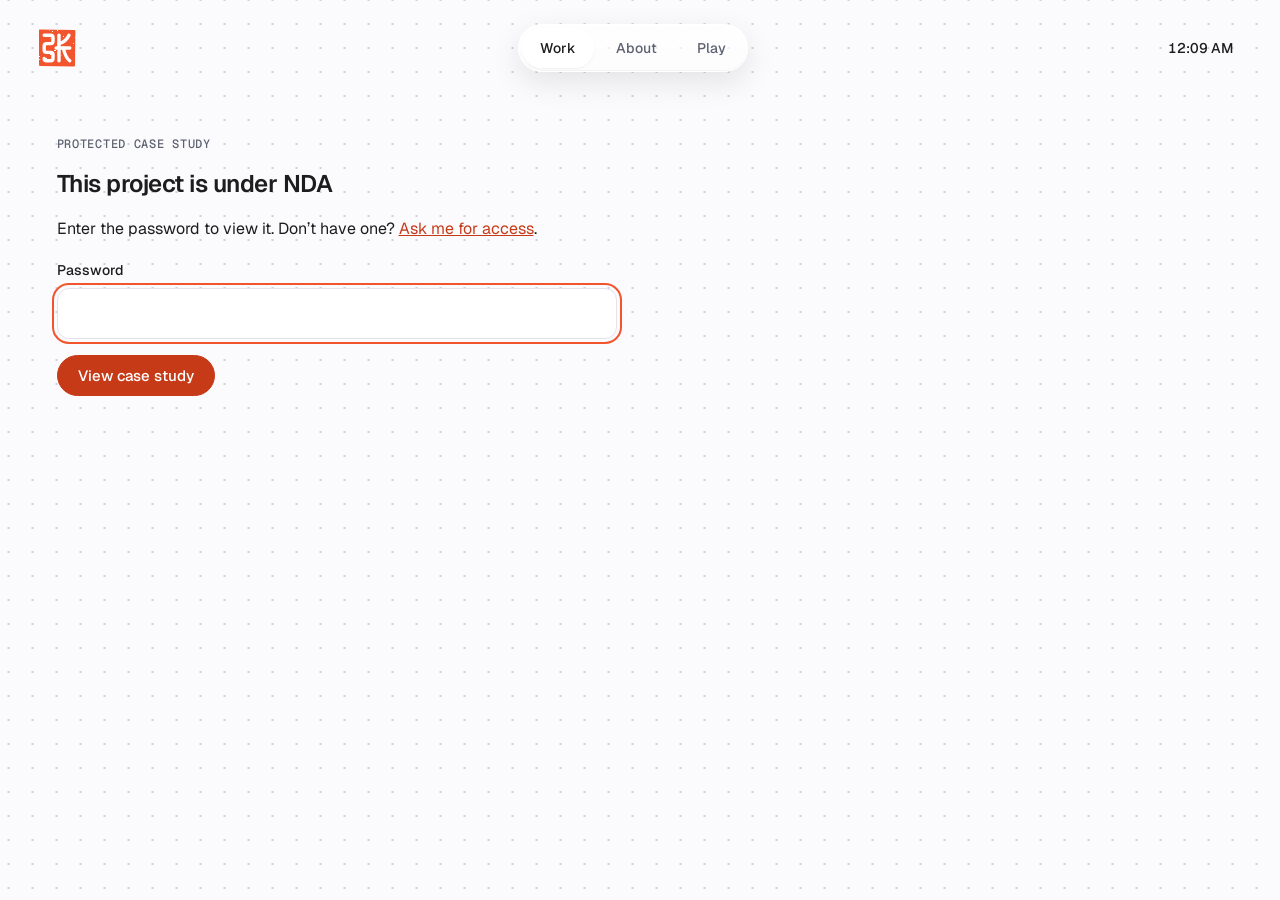
<file: work/nda-case-study.html>
<!doctype html>
<html lang="en">
<head>
  <meta charset="utf-8">
  <meta name="viewport" content="width=device-width, initial-scale=1, viewport-fit=cover">
  <meta name="robots" content="noindex">
  <title>Protected project · Tiffany Chang</title>
  <link rel="stylesheet" href="https://fonts.googleapis.com/css2?family=Geist:wght@400;500;600;700&family=Geist+Mono:wght@500&display=swap">
  <link rel="stylesheet" href="../styles.css?v=202611280020">
  <link rel="icon" href="../favicon.svg" type="image/svg+xml">
</head>
<body>
<header class="site-header">
  <a class="logo" href="../index.html" aria-label="Tiffany Chang, home"><svg class="seal" viewBox="0 0 100 100" aria-hidden="true"><defs><filter id="seal-worn" x="-5%" y="-5%" width="110%" height="110%"><feTurbulence type="fractalNoise" baseFrequency="0.08" numOctaves="2" seed="4" result="t"/><feDisplacementMap in="SourceGraphic" in2="t" scale="2.6" xChannelSelector="R" yChannelSelector="G" result="w"/><feTurbulence type="fractalNoise" baseFrequency="0.22" numOctaves="3" seed="21" result="n"/><feColorMatrix in="n" type="matrix" values="0 0 0 0 0  0 0 0 0 0  0 0 0 0 0  0 0 0 -30 23.2" result="holes"/><feComposite in="w" in2="holes" operator="in"/></filter></defs><g class="seal-print" filter="url(#seal-worn)"><path class="seal-stone" d="M5 6 Q4 4 7 4 L93 5 Q96 5 96 8 L95 93 Q95 96 92 96 L8 95 Q5 95 5 92 Z"/><g class="seal-glyph"><path d="M18 18 H34 Q40 18 40 24 V33 Q40 39 34 39 H24 Q18 39 18 45 V55 Q18 61 24 61 H34 Q40 61 40 67 V76 Q40 82 34 82 H24 Q18 82 18 76"/><path d="M55 18 V82"/><path d="M55 39 Q72 35 80 18"/><path d="M48 50 H82"/><path d="M66 50 Q71 74 82 82"/></g></g><g class="seal-build"><line class="seal-edge" x1="4" y1="4" x2="96" y2="4"/><line class="seal-edge" x1="4" y1="96" x2="96" y2="96"/><line class="seal-edge" x1="4" y1="4" x2="4" y2="96"/><line class="seal-edge" x1="96" y1="4" x2="96" y2="96"/><line class="seal-guide" x1="47" y1="4" x2="47" y2="96"/><line class="seal-guide" x1="4" y1="50" x2="96" y2="50"/><g class="seal-ghost"><path pathLength="1" d="M18 18 H34 Q40 18 40 24 V33 Q40 39 34 39 H24 Q18 39 18 45 V55 Q18 61 24 61 H34 Q40 61 40 67 V76 Q40 82 34 82 H24 Q18 82 18 76"/><path pathLength="1" d="M55 18 V82"/><path pathLength="1" d="M55 39 Q72 35 80 18"/><path pathLength="1" d="M48 50 H82"/><path pathLength="1" d="M66 50 Q71 74 82 82"/></g></g></svg></a>
  <nav class="nav-pill" aria-label="Main"><a href="../index.html" aria-current="page">Work</a><a href="../about.html">About</a><a href="../play.html">Play</a></nav>
  <div class="nav-widget" aria-label="Your local time"><time class="nw-time" data-clock></time></div>
</header>
<main class="wrap">
  <section class="lock-panel" aria-labelledby="lock-title">
    <span class="label">Protected case study</span>
    <h1 id="lock-title">This project is under NDA</h1>
    <p>Enter the password to view it. Don’t have one? <a href="../contact.html">Ask me for access</a>.</p>
    <form class="form" id="unlock-form">
      <div class="field"><label for="pw">Password</label><input id="pw" type="password" autocomplete="current-password" required autofocus></div>
      <div class="btn-row"><button class="btn primary" type="submit" id="unlock-btn">View case study</button></div>
      <p class="form-note" id="unlock-status" aria-live="polite"></p>
    </form>
  </section>
</main>
<script>
const P = {"salt":"6wSSp7/h778xCRvIxjfAjQ==","iv":"Eq0FPQSLnv0s63c7","data":"0HkGfq0NMuL1ny4zcKA5lsF9z5311igEjhcBeC+GYek2zEFNCIANCX5V/z38nGOdGypL4QfkzqJLCpxH44q4bDWkEYf3cl6MQobZ1nlNQvWBzpCAl2kmeNgcx6t2c0gfb09y0bLgKuJMc1hUU9nj/acqZmeLYsnbmikEXzi3/xglhGjsnDPLmH5cJHkiXR6ilJ21VRHHhqh22f2bNm2ffpvI2BFcWmNFLBSTSeE5tpAsgVYvuWy1Gea14fja65Fa5bkkHzBf5/D7m3YI9y+1PyChAvris24vg8gi+yMNrZJvQxkLItskX1zSrzxkQ4YvSroyQ3+VBLFG+GGY0vdnhD1Rwq2G8ubZZo/t2K+W8/dR6OrzYmql8fAdWHXJjqQkAkTZAnhSUoxSTpgWXkdWE2kTIc4fLoH20EeHAb+xzi4SKvxQEoJ+LXKbvE7f1YCdmCMSuhFTy2jMaCkyH+MACtA/etE6SlnE1u8cxQZWHrCYM8Nlb0PcGCnBZjnXDlui8gtwDT/lP6CmX30VtgiDzHXb5Et0FsIjPs1a/RNlml0cOAuGGK54IZRJs8lkKcZ/3huhFpDdQ4FaP9oezSJoR0O/BSxIhqsvp/L3fRiEFEKniQ0+3U/[base64]/cjL5jkJDj/Il79c6b3/pVV4iAkg20ysef8Ir+ntuWnQo0pdDR4ZL3w1GBveul3aiGO8PQsG9YFsDwKLh9lTLz08wG/bfW0tZOV60Q/eux8PZBodfd7i6d98ZsYQGKRPSzjw8Ay3yAx5SC0btqMtwj5FILcjSJQiB2CBNFfVNB1Y+rzoOh+bcux6wGGzglPgLUV/2CAiC2jpB56S1q4KMJCG+TlLfwmVtrhLJrVtVJHXWdyUZAzDoTkiiO+bqsGm/jdo8vS5+mN1cXiTyWQsgJbe7HenPpXK7sSbqI9s+zKIZFbnr1t3sQSFjuZEBLTHvHTLpP3d4h+7roK7NZvATuKTjFnmy58OqVGI3IsM4cjLTyUfQwD57N8LRWrjJ+g0CX6rng8J0pkXkp8T9xjk10MMTIpIHspY1O02JRS131yQ/0WUW4XAy2LlXwVwAP8VBh0X2Dqo77e/aoVSnN/dEB5E9qN1gFS3eROgwa0gW11asEd3noMkK43p1CcwKEwoRbvMA/71NwQX9X3Q5dTDqKHCBJ+yvJCn/qF4aFjTNBHOzgkqOrBzrTcBHJSpepfdBhTKc7L0LqjLLL99hT3PRb39dGUm2znzfOYc9obctRJ98OLQ9x7/kX49qzGVtEOCUi/bUMUIt2c2AgEVi9ksxtEfG2lDmICJETd2v9ZTddQ4YIUKXfb10kOQUG1cUJEvEqNUoz4MJwvndkFhQmVp3L6PqWaMwzVq1n9UFqAbWuFs5oEe83NmUU0nq8E7wKPeqNsIYz+TlXP8PVdYbREtFdYuGkJksjVb0vjFJ3/Tmc/4OtPkhDcLyYRbl6jxL8dzpwVor5mZbnHu4TVkQJWIO+dj2b8wd7NWusqrn3dhcvzeKKFx7sPMhJmAfi3OH/n+drm3TCgcO91651juR69qbe5SHz6z+G9wxc/FRZtlSW5QiBoYrvT3epsCPI0BhsKKAvMAIbSlAaqhNAVZreDIYH3RQic5IWvOPdrTjUhpufWtT0GH9Wk6YkuMMEFwmWCptYgFwyrlUAt/WY38Wjy8UaZE2hljFlERdQzR9irNdlkqKNnRi2PtByxLgDaTH80tezlYPy7nWOoJZL29HyPdDz49SR6U4Fad1eIoD5KNcGlXjcuZKqenUnAVfOS8ZccsmnD4c9dRhq6aajSn+6GC3EelcNInxh51KGw3RXXhg6sKvRS0r0J5ZvjrE/O3mW1AA4mI1aJJ56qmReO++kHV6wrphIogTb3DoIQENVLRwZets85NM+2Y1SPOUyC7OSlrpZLwRwecKTEMCbB2pujC2U3Nx7CG7GzYmMOTQ4kIw6rEpHE0k8YNynXRj340Ov6q1f5xanNSOiwldl4BjKVrWLzQsagxZbw6H+hW/Z1CR0y8d9mbWZJxNx2anZlPRrxoI0yZSn6OPZSNQ9OSb+XYC3PAmdb2TgqNgZLP3FXBS1yvFg7a2rVvH6CRWXHQcYb3lPaotygsDdd0MBG2zmCx8ET+ec4xlT4Q/oMesxb+XptCY7qhooxsT1w9vr/Hts1Z2fkDt3LsTDzJ2Gv1hJN3hOEaOWLPEI7K0ZkAYRX0alF28qTJyfhSdomOpKXYVwwgoPwRoi2yLtTn4sMFd0/wmoDh48/+vZYhsTsyAqw2PMjN+pYMaZMBgjr7ND8YsN+2IybZjPDI14J0QUW9ehk+oAzsetx9gMapBW+E6vzk+JnYYz1HQglBNWSvIuAZ73bkAETnNeycu+4WmlhOM3iM1EiZzFJWrkB0fvgCUFvHN/1igAi1ML1cI+CdkJ5fyAnuskaAD1y/ImqjIrCCfvUZWJMS0DntEZSf9wDn1QUZicuyC0rUyZ1L1jHrMSdoATQXZjMwGJ/[base64]/vsy1nJy4/5Z0T/uHT4wrhY62IPIbiVsBXjsqez+lxRU8tiLoYvmXqmyuAhG+ss65TMioKIPq2MrV1SNDe8rTCTkql8tKBW8k7IINGZDVPTA+ucYzOajVglM49hCl9TRCe75rl2NJ0TD7DsDGZG9OqSHQvKIU0/Fn7UG3+YCo5HYM//2ef+1W+ZJcyekur46CQd+Wn+Vg+H4G21zj/2d+gAnnjARB0QpU6PD87OQeWnSJ1hM7e1oN0pMdMD5OgrvCNa4toEGMz7FGLI+vIp7el/fQCkrw1DaRq0OjEuwH54lDr74X1KQt9H95l2rk4KcAiNNw18Z8NhiloqPKsyGqZLo8jfxPWvyeJ7W2Q/XsndTpR9KGKOhSxllKxd48kRJgxB1ENhbM5RXV/vHp4/fneFkjDSgH1ux5Hrx3q3hXPYgyfWYnXHlI2T/iAPdjnl0E4d3EUMFhfGsdT3Dj8MVjmUFPwvSFKw5LWrbijA9loIQ1bXswWIlSkAY1R582QdrO81Yvq0PXzps44415EuXXKhMeXoEosl2xwI1ZnkNqo+NzTcXaJO9eF8jCJRO/tbqTMc7GBT03gxSsWIxYqgQ4UchyhbiadxJqKHqB75VHC4dIHLdrbizEgTaRuLi05ZCp2hKoOZyo3TDZZ56yAMmfJrjWRqq+aTLukFraPuZYElVwKhUdAzCJuXk3G30njWqP8ZxBaLaeUYqoCvKdVmoiIAXLomvn//mlWFCqdLq2r0g90zKY3JZ0rj30rFonW+F6phJNoXpI/5EgTQFHSy3W4le/esy7EcsfteD/NIM71HK3RQ2ab/HXfgWNPTgZGNY7msUBvExYU7//[base64]/3HDK7MXayf5uIoSidPR7aUgPZBVOdTD9zPLbZdLIAD2jlQ/qAdJssrQGzUxRwJrX2n5dyViRMbZZguwIp6XVB/MnNDXr9QY+3VfVdS+US/ZxTNoDW6mqu/moeIba1k0Uyo3bU13jW15N0oRbmbdr6HIanNmXB7zFDujTkPBvCTywOLlZr0BCGcpg9S8E5kPKjwOI+5HcB+u9DBZQ6aUxehkgR38qV9mn+wB5vdKQLslVIqL6z2r6gAhmgjfCSO1hlHGb5lhzmjEUgaVkTzGJA/FpvbPXoMv0LmpjOtaLqgThZuW6M/EWVDis81nKdh0HhCJB+URkCjMz99Gar7Mg/Wac5Ij5hR+lPw9Nzj5DSDdCBACDvy9vjS4W9gt2BfZ3nDwbl7Z8O2jU2hZ83d/1KTZ4k5kf9Zig8af7/J7/IGa7yJRQ3z0Ds58YMhs5cR9cU6yvJ6ds9sKvcOGuEgqo3Zp0LlgO0vlwIe8hrB2oJQYPYyDoMLYYFwV6z2mdMhpDWBZWpb2meCfpSzgEl/ZrWXZ3bYaqu+9zDigh40KfSfkbTboCApsY6R6RCJBZ23Qh3kHdzySwkvS5x+ydNQzPchMcroz+m8BcH+lsZnFxWQyC2r1GcZ4rbftaTJFryizcBpGXRgw0C3byLlBVxHnlnhS5m0S4w/RI+gC0VDpAZX1/j+CypcWGJ+nenmGmMwPKdlE/9n2OdsqFNhLOtCTdceogoUiIMIm/V3zGPYazy+yFYYmX+t5+tOHm/t+ehuKaiqV8CphIqSm3tsDlH4cA9T2cYC7od7hQIWJn4zRTCMiSe0GnVSaNOIhwnwlJh5Y2T6v9EdxXJxUAD6ZoefcB4gLvCQOulsgLQMJUD0E6+SsFYgLttKaMVB7WDbe/W0ij5NXQiZ72AC32WC6IJ/Q+xlAMN4AeDHzQsr6iQkzGdSP/P7q3g4jf430HRI/Mn21Gk3dqPM0cLYE7C4m5JcNLyaiTJ7xJomnauBdJQMao4WQ2gtfQR/WgSnBEh6GFxOKjXqDk5AER2ZlFedua+sKDC7gBAfq68rQIML+6TR41Sc8Yo81GvHP2U4Crv9rDavDTXDaDn2ZoAOSxIKIrhfMGevcts1VPFifGmTT0Cww2taosHmeG/Yj5ei2cutvkjGX4LwVdzOO8bkVBUiB6OVLuOI66SGWmlk08PV6ZdV25EbQnKZPp9cyy+B+uBvfDnSNhgrSparjByO3J9iG5nEi40Ip1DpfTix/ug1/AuIP+Fj3IBzX39DB1E2s9fOlo5m4ZLfmKftjDM2LyCJ8/dqmCDTZl6omr0ZFh3sCc01S3QLEj0XvLBpPpHLovCwhy+4BXeLv5Pc6lw6jeRW+ohgh3yGuBGWRmCnsZHyTvywjIRwAiRYvsiAEUxSmfbgt7f+pGS+QgZAorVMVBzLaS/QLsApY4IGiJrwxtINPdwPTzPCXI44WW3lrCwHco4oZr1CDkU+gx6k6Kde9r3xKo3xMqgF/vSTF65hCs+ub61a+xKIz3YAnG1Fx0QlUIhjfSnJvIrzO0bgrApeC2AtfEBhKwZLUe1JoSykfNCC8zZV+lNOxkHWbPaDI4BwKOFToKbxpNuqph9zhXiScISLdN3+ATR/2dEHfc7Ky0hLea1QVhMVxfbIfWCHOF2XftA/glEeVD2HVnf4LekNsXuAJuqg0KhFI4A0ORrai44xriS4KjCVVb7torUUyGX10ggtAmTjPV8jvFzD7eb1MhoaiUNooiRRSqynLpbJ/u6xkXLhCyLgLjznEXvIW7kN3gdrwZhDI/I6Ywin2Ms3fpMmiJKoEFs/Zv7+vMgc6FhLz4dr9epw6fQFplJeFPQ7QNVlh8cV4L7P4ikv3m/q9ZPnu+8tuUTqaYwZJM7d+QQ1W+HzeeSPviAixzl8qND/xmtPsESFk+lNFedLFCAiutdONUI8XMxao2mXWRGHpTKJwFDILSAQcEnQb9efyHig2VeCLYBZYmpNpIDAb0aR1dwvmhJJIxA9czCjpvR22wT1sL+EM9sbmC+g2twF53MJv+0HU8iB/yJKXBeDM6LZ4F5GP9a/NmRRMLLeK62pOxzds6SzPUH9QaMPMHulb9gUyzopnSHQolHKp2JhJYk3vrRavPTyOScill+qMJKmWz4llB6C31gMP8djo9IhXZmTFQRyQ8ATaAKAI0wNvlp3zguSbswUknvAtzEgi+5EH+dDI59OpxtjAp1/R/URzd79LLjVQI4/2b9T4rj1xnacekB50EArJy8D+jjbr/jY6K+YiJ0Zb8KAw/Sqe/y/IcC9rxo+CvZWgOidqTRp+syjeh6khZ5v/t5ueEdAyho+R92Sj27y9dqsswCxJE7F8nXuDu5ea+amvdV+1Ck/M5UjRp9iPC0gAzfSX9QkeeqAR0cUnjmTP7Co6xqIvfVu0sAw3E+mQIc74D/m6l301HagmgqYmg/oxADylMdJYNTlNXkL95EXZPTugqg/jdDUcoeztqAggS27TRyc90CURanDA3hV9vH1Aodn8NqrmcLjXUqkHi81B1nm2ljkUggDL0mM92eF2mpbOCC1BBcVaIPAVX9hNkDSpxUwRDzUHl+fuibaQ+jY9NCiLjgZbA2VWM6fgAO1UyXDJMWkhmQiePv6PDTaL30P0s3R8QjtB6rAexsWNJegReO/ptbR7akkj87vZIsgZL7Ryh8Y9BRiS2UXWHtOnH+R6yptMdW9nOItYc/cVz5Jf7CshKYxROkvhkyN0/NUw9vr5p5yPZ9/KCbRutzZtHvd/vOO8oGi+umqqDL2/ikaR9OV5gRSASGJ+B5+EVhrHpECSiqlIFmaFaxwpH1l7CKpW3yqNnvBPx8/+S2cZKHtraSndzFOT36zt+jOWJbfLJU0NbPUJAuMOqeV8wD+S95XsTbQmyq6CIGnKOOLK9OaVzUm/mmFc5Oqx17bvLJ/Kc+6E/PHGquosDTJ7+MPBmzjQfT2u6LokY5PQWWN69mSdbhfPFj3lzN3jHyuASCAhhBEbxw5NQjq/rNCWxcsvxA0DarSbIXIcrGWflX4P8UV2rt7Ln/+lkoZ/QmLgPvpfzFXXo8x+rUaQ14RbKhpN2iFqkRz9yQoj+rNGqIuYT97XTpoIMxZjlbwNT3O5W5QAbGtAvpM0nqYexQpZPvVxXLnEmp2YSDzi7GDtSIEmz2hblUktUmKt69zsq9cBM1YeMON78FwejXzG0i9PI6TpnBsVRSy7g/AP1CU2TqigMz/[base64]/WD7tY7+t33TXW05JD7t3SGpTV5P7M74P3JYLkn7SAfD1+w1mUSUJLE6+w+iStVXcdBlyU7jx0LbqobFKCgMQwOuxxnCaumcsW/r9O0KHRvv7+p0p9xACrpPMIVN7R1X6DCTxCgSdA/7RVx89q37/s+eCS1Bk/SeWpjAIEev97/mYdvb7LT1xMATcUi7murFRuGP8q2SlEks5JzXIm8G/1CZ/WTmOlLWIjHWTjIthTTOz3DvgVgiSEccwCdTH+c87zLtHEOpJfgnqxaKm/6Ujjv2GlRhGcCeOBxKGgpAekp8nj5qXvKwOeOdpUjgL4HRa/jbjV+YcKMRW/ovrQ8zIGQvF2mF4Hq5o/ZPF6M7e/tZXilL/Aaj3PBNjLzJ+TN+0x6qDe30oKG9gC1gpgrwlKQ5aJMtCnVoEEd1pFPNVl/0BL3cxhitl+KecoORGSHkpKSebz/7ArhmIL3X8UAHGGvBWzNtVb6ctgj5c7OzP616XIHn8vHoQF+XjZ577KtRC2GdEi4jAyTj5wcKd/VMu1Bact1I1KNjk1BF5GSMAu9sQFTz58BySvSax8BSU79ZnnOpi+lFJ10wD1YBTq0xE0eO6jXgveDGNjaWsoWruxb4mB76X0Z+t2j7LS/[base64]/Tz3QzwV1qkAviXnzt5LPqa4XUCBucXFfqu/cs4qG6QbKOOs1H5LVW9/ikU6B9J6vnCB4/6V/IK4PJOvsalkjM+6kLVBcy4mRV3mUvEdXMCL+psw/UZitCVAGbh3GT6x3SjP2cV/LrZZJ4+ZB+orE10m3QaIn5XPdUA5u1pv1cpZ+zldh0adA716uq/tkjjc3ASwXEuyWOucAGwbwnpI0HNSqqpJrSB88u/[base64]/BhCF+PELBpGTyeMyKMd6TAHDNuyAXF//rNlv1wIsxNUWjilyeTP3e3ankEfQS1wo9R3ILNxmvLdKFo0HTHGcQ+Dy0X+lL/4FmT/5wgBWSJMHFkESfQXOjtX0epocCzoYQc4Utc0Sa3mlDN9o/2aw3HTQn/[base64]/QAdQJs4qr2nrFb87f9qnRtfFr6ixcZVyS/opmYHEFcn4ZJ2TdjnqRukJzaiQz7OK6dRTLuMbuZ3AiQ8vAsp3FjDK/LF3anp3vV3gYuNennrnI11Bi+Pc6EDv6RLYiSMJl7LFlPmhM9RWwIaXQn7YoB0MylvgIa8xnoOHQ8se+1e4y8F/6Pr5e3sSIA6IZjMfnbV+liq9rGa/d6jPYvxe7QsW/8qOX7ycNeYaTzmwfmoBaILuj2uoDUWGkSFscy8MEqJ9Eyd/s2/LZf5Wj2q/z66Z6GLLZjDBCxC6OQ37s1E19x0YldUwjpilnNj9yYp/nvpr3HiHzTTRyyKTIkXzQOJWxUr8CSdxwGKDKMdSMRwLnhuRR/UCfUKU9OA37891qpWAPzu//guwxmDnDGupwBjPQ+sL48fm3qtDkvsUSCmj4Y0jH5BXA32Sz7i0YVCY4UXQKnCA7+iyyDcZqMd+dDkYf++CuL6a5hrqMXyzrni+HIa+ru0aZeaPlXZqkxlH8fh4tQiRmBIQtM/NM+HOE8ETIGOl/wewgtUKqdcBATuIkm4yC2cdCJE3ikEZNvy6YuJbhcYggAifTDfKfHrBXcB+epY4P+jGIZlxx58o3r+bqW/gak+ac+z/OcRXNQ+F5hWzl0lt3nkStNZFtiF0ohiCH1bDjbQmMDOXH3q59h5dgYb38BPvkBc0dGCJM20tiWsx3EklN1ijaGogfzYhJEN9+ejh+pWmllvKFJi/b9z2Dmwt8lrIrCbDRxYKUpb1Oaba6zfIYm5XDE5Hh3+P3s0HCp2CJQTHOH6klm/+iGrPf1RknrL+WWQNR3aNHRpiLNl3OHgQVE9k4th6xHuvcL9yrA/A9zKptwJ7pmqOsCdMFXKfc3jwskIfSIAoIv/NaILSSFBmeHQI0x7LQSp/surJC76uyBiU++EjJ7HL3t94TmlfTft0kmaFtHpRrYNdcYT/Lt54gllWNzKwwZZevmSqBq34x4wMZ8IboSqvRqJyfhwTNXiUBfz0rAQgTm5sH36CRcuzIhbXK1m25krW3telpYJjgzzAJvcdnF/NwGoUIoRUgjNpdkBIdVaWoNQA7Q5a7F/l+3/6YIfgjDfyQKKKWlwjn/shLGmlEbzV0DRoZV5zu5Ajo/E9HspK9BStvMvLyL8vdbZO6zLSZHwyzrS00fSQBNw2TqXiwlZ/4N8Qm3hSx0f8copKO9QsQDD0gWOfAhsVIA24RTHTjteZaAz2NWDvIS6n0NajAIpjgp8hpnvNKD16OOD0eIYighE4SW89iTKNfsyMTVlRsdOP89SG5EFp4Leg4tBSI8nOJ4Y/zrGy5WH2DcN56sOkCDQ8TFQMg/3t8J/ev71U90FRd+SfsvOmVAflFAf2BvAVdAf4COAmVUCeqWZO7gRg+6qgTXAh0l+w647OlbdQDJ+KleyaUY+qw3o3b+ZMw8dcwqgIweCAyVX8GVGmXLSBqfUqJvmPvOB6g3Rwfsx7OekURKQpdDCCHrEpo+LnBpCtZDr4jFTIGDw7PD1UzzoVUH7jq/e23VRWszQYcRWVLdK84DdaXisY3kyJh","iterations":600000};
const KEY = 'portfolio-pw';
const d = (s) => Uint8Array.from(atob(s), c => c.charCodeAt(0));
async function unlock(pw) {
  const base = await crypto.subtle.importKey('raw', new TextEncoder().encode(pw), 'PBKDF2', false, ['deriveKey']);
  const key = await crypto.subtle.deriveKey({ name: 'PBKDF2', salt: d(P.salt), iterations: P.iterations, hash: 'SHA-256' }, base, { name: 'AES-GCM', length: 256 }, false, ['decrypt']);
  const plain = await crypto.subtle.decrypt({ name: 'AES-GCM', iv: d(P.iv) }, key, d(P.data));
  return new TextDecoder().decode(plain);
}
function show(html) { document.open(); document.write(html); document.close(); }
(function () { var c = document.querySelector('[data-clock]'); if (c) c.textContent = new Date().toLocaleTimeString([], { hour: 'numeric', minute: '2-digit' }); })();
(async () => {
  let saved = null;
  try { saved = sessionStorage.getItem(KEY); } catch (e) {}
  if (saved) { try { show(await unlock(saved)); return; } catch (e) {} }
})();
document.getElementById('unlock-form').addEventListener('submit', async (e) => {
  e.preventDefault();
  const pw = document.getElementById('pw').value;
  const status = document.getElementById('unlock-status');
  const btn = document.getElementById('unlock-btn');
  btn.disabled = true; status.textContent = 'Unlocking…';
  try {
    const html = await unlock(pw);
    try { sessionStorage.setItem(KEY, pw); } catch (e) {}
    show(html);
  } catch (err) {
    status.textContent = 'That password didn’t work. Check it and try again.';
    btn.disabled = false;
  }
});
</script>
</body>
</html>
</file>
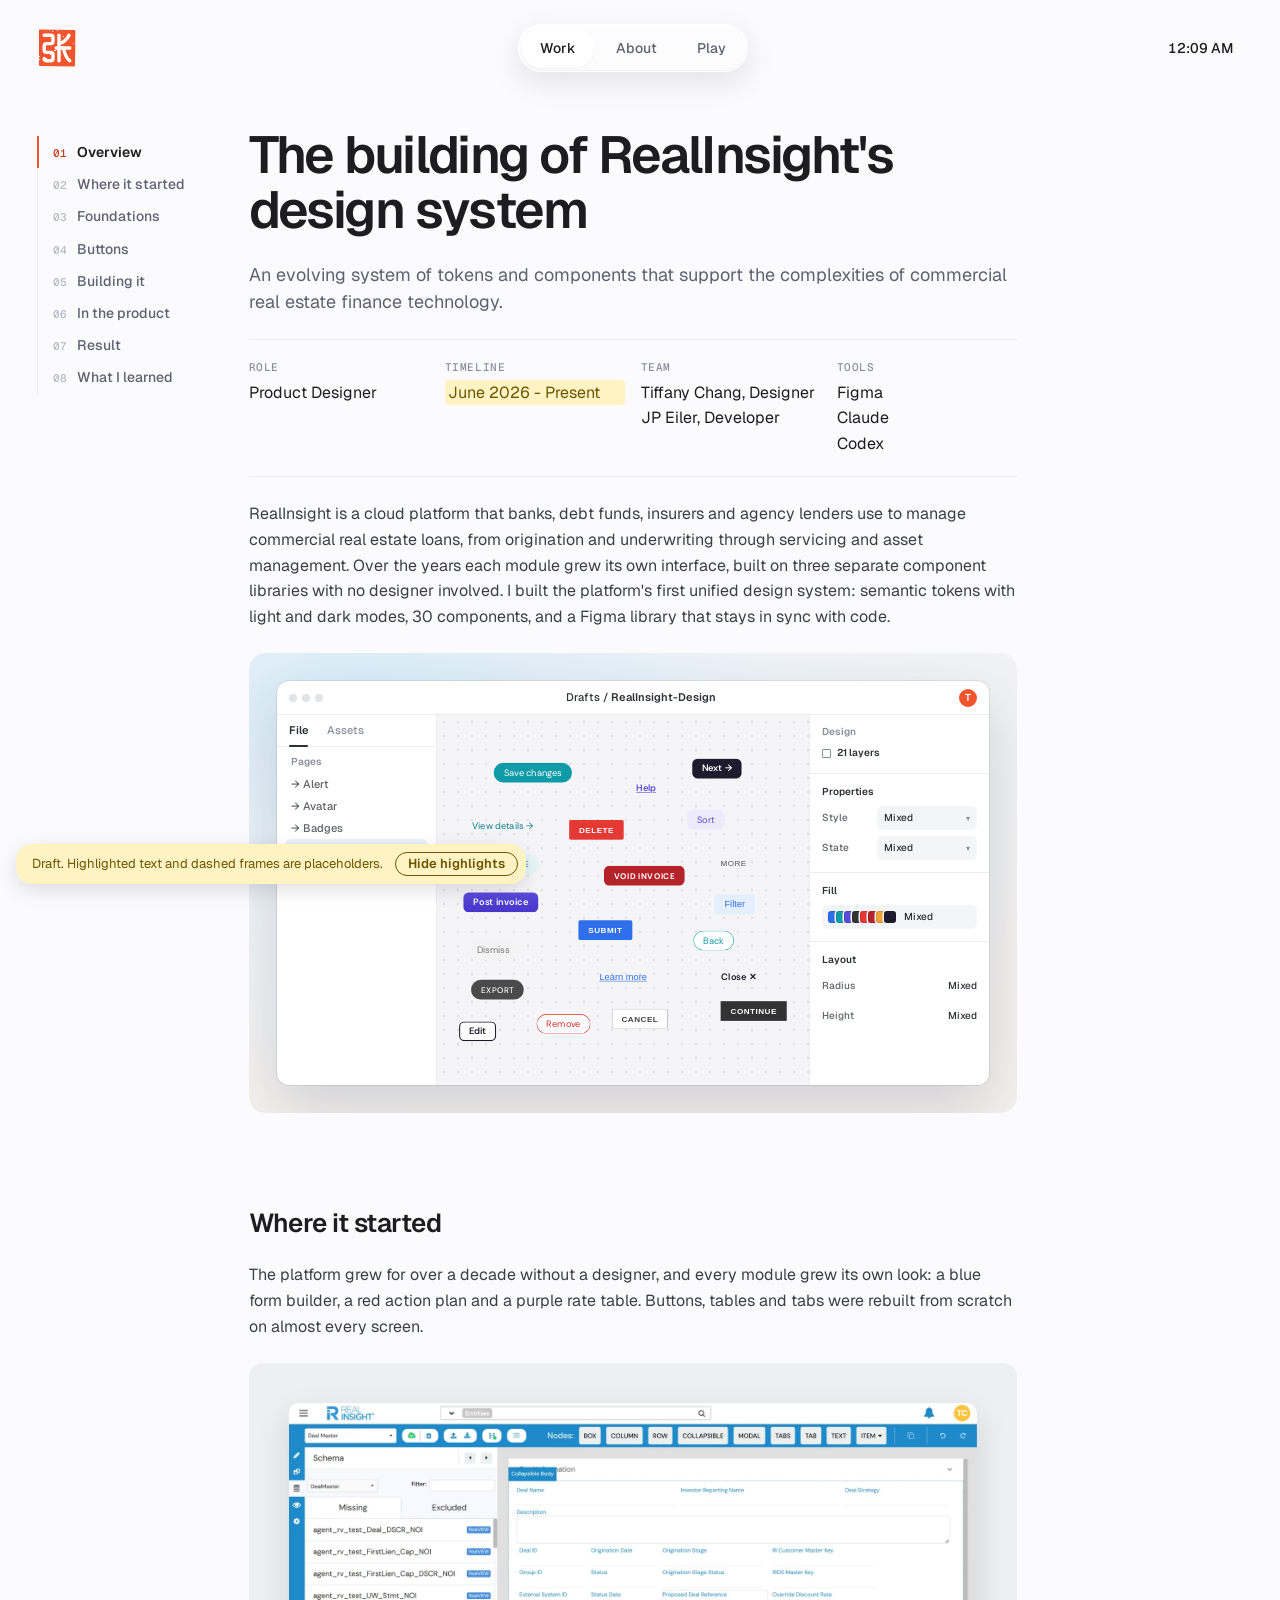
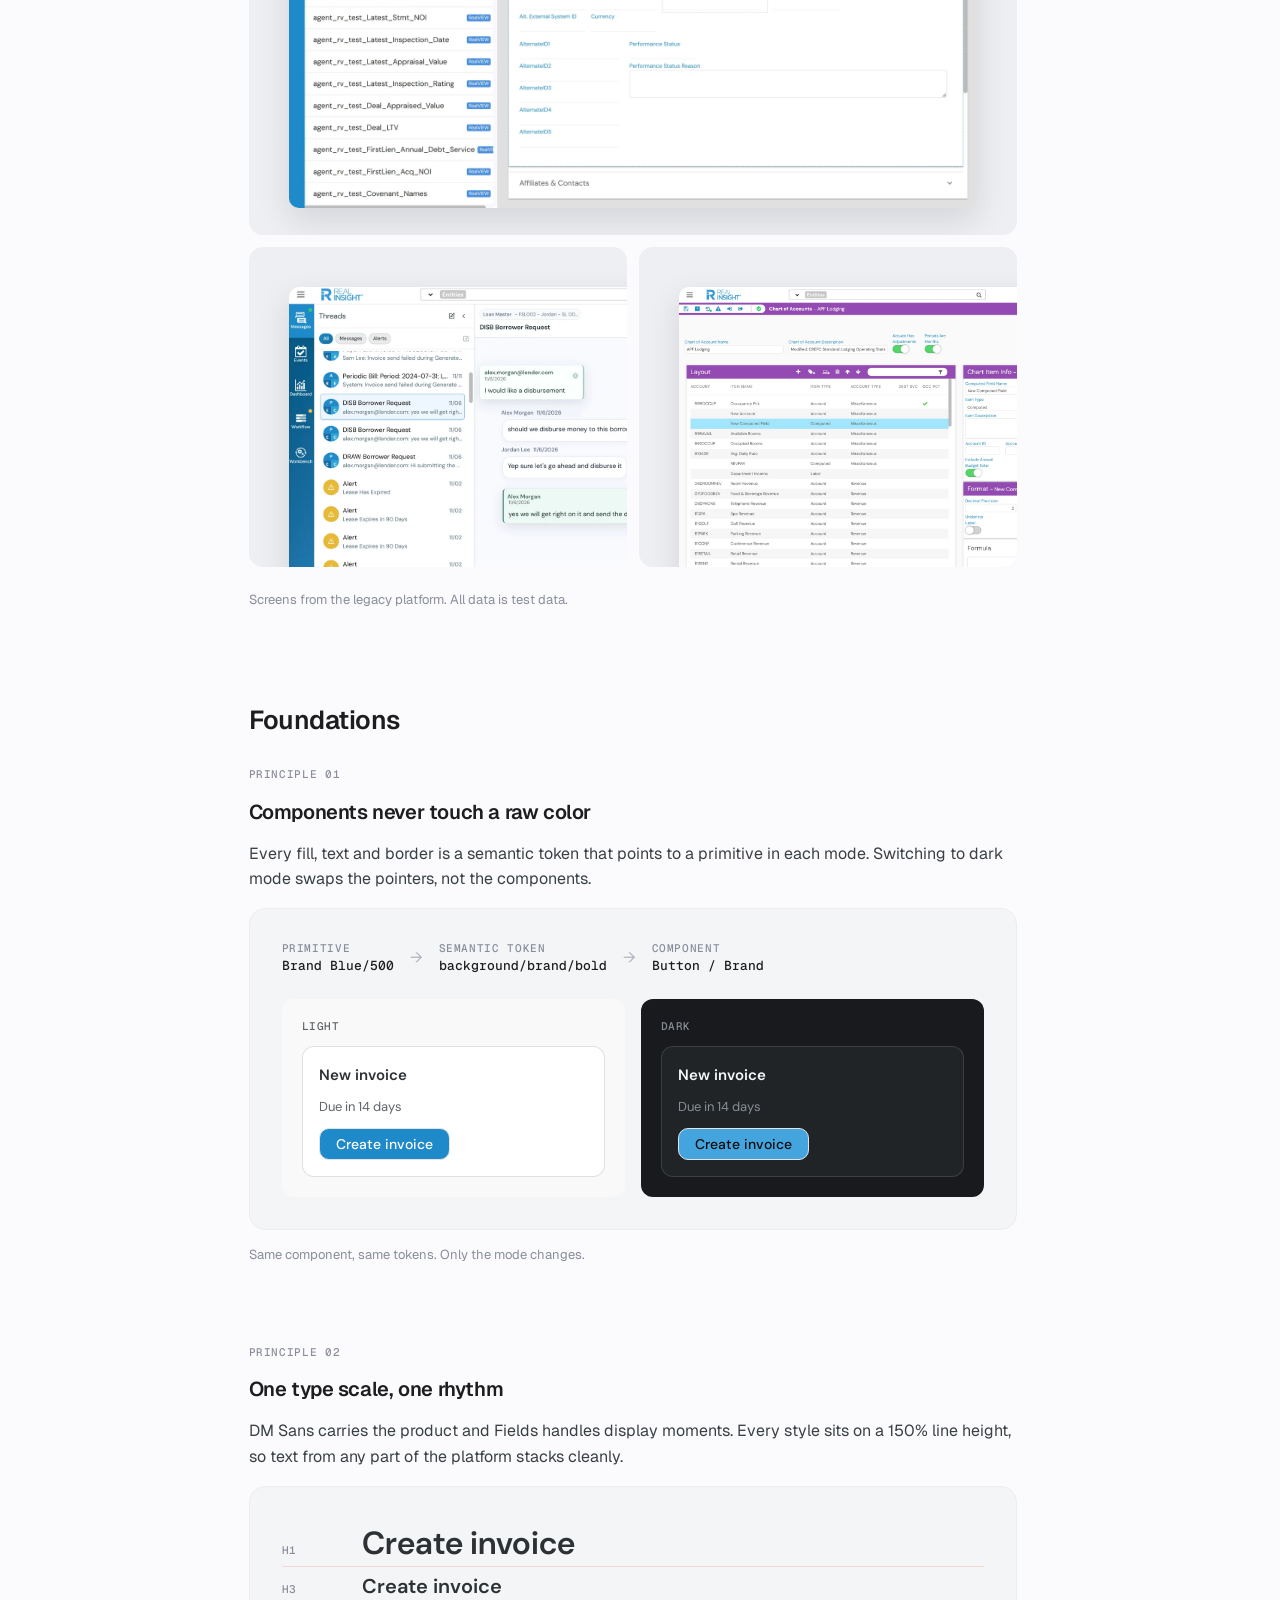
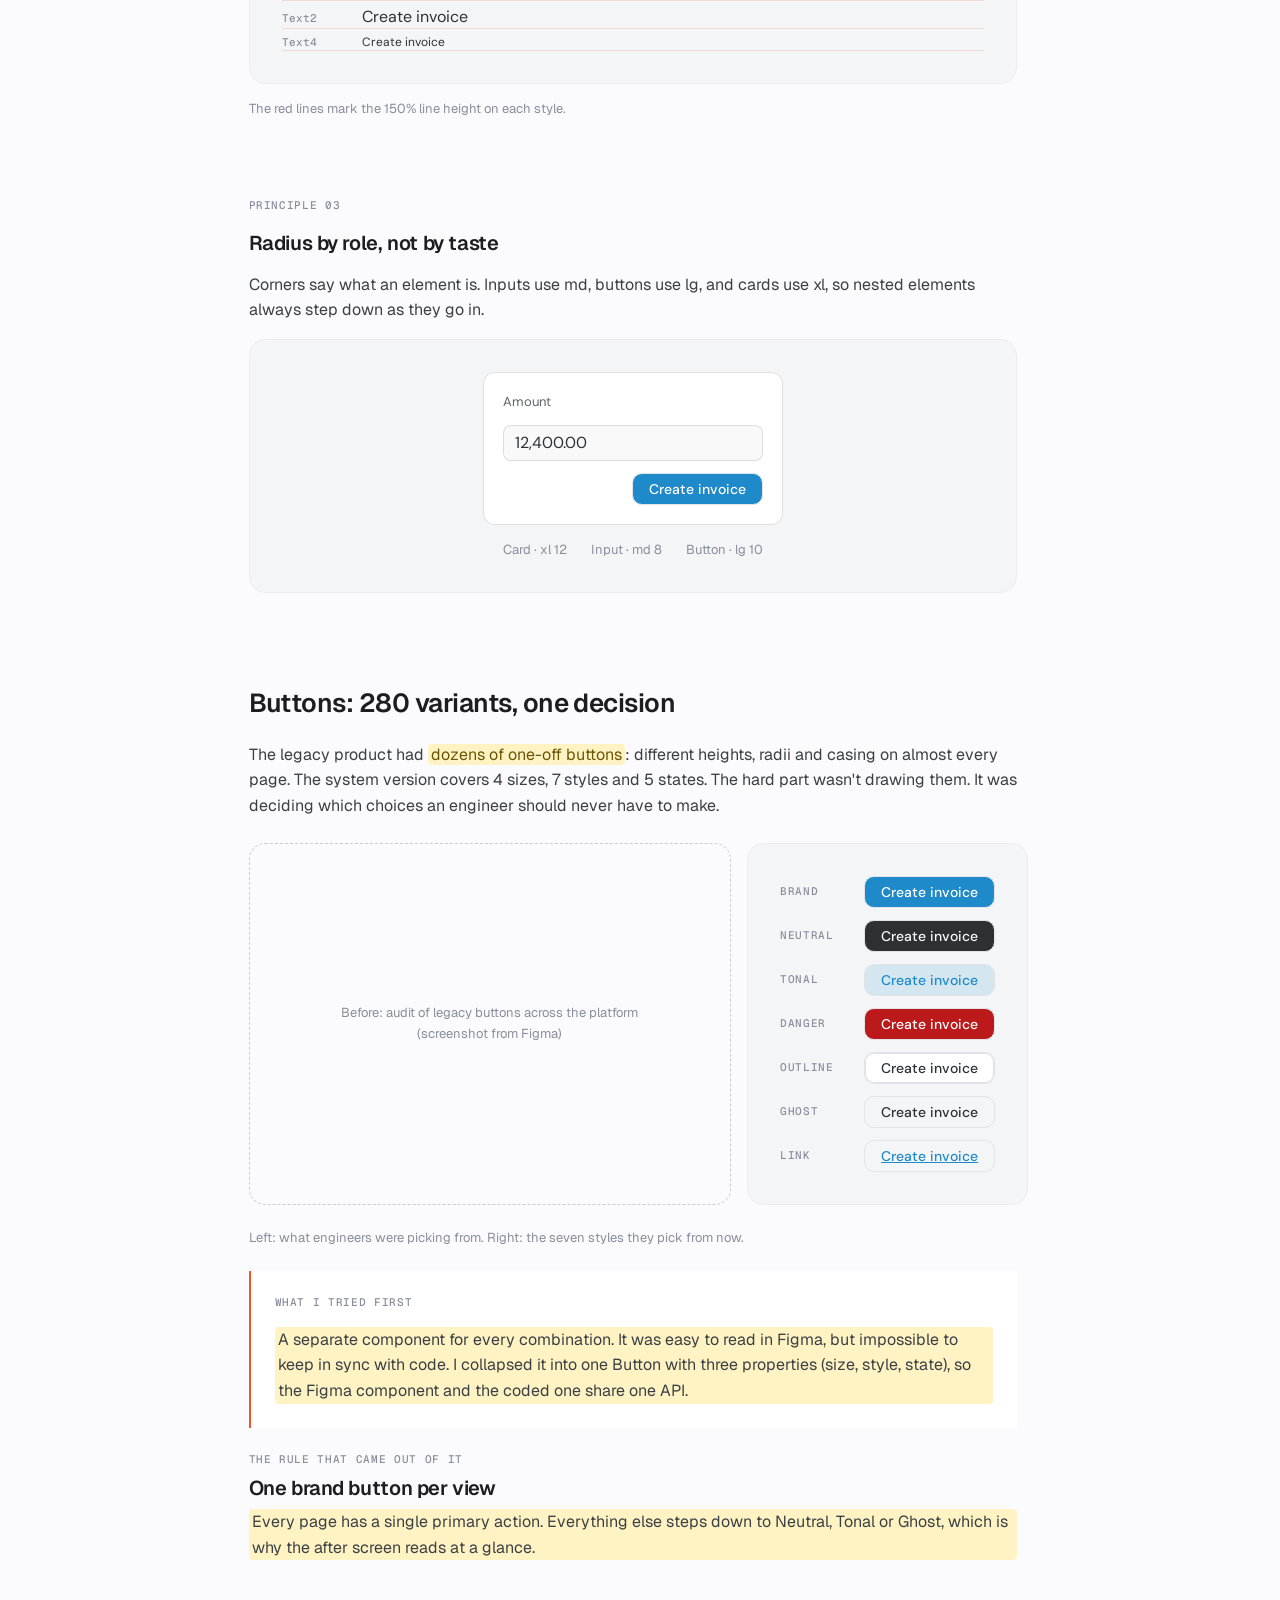
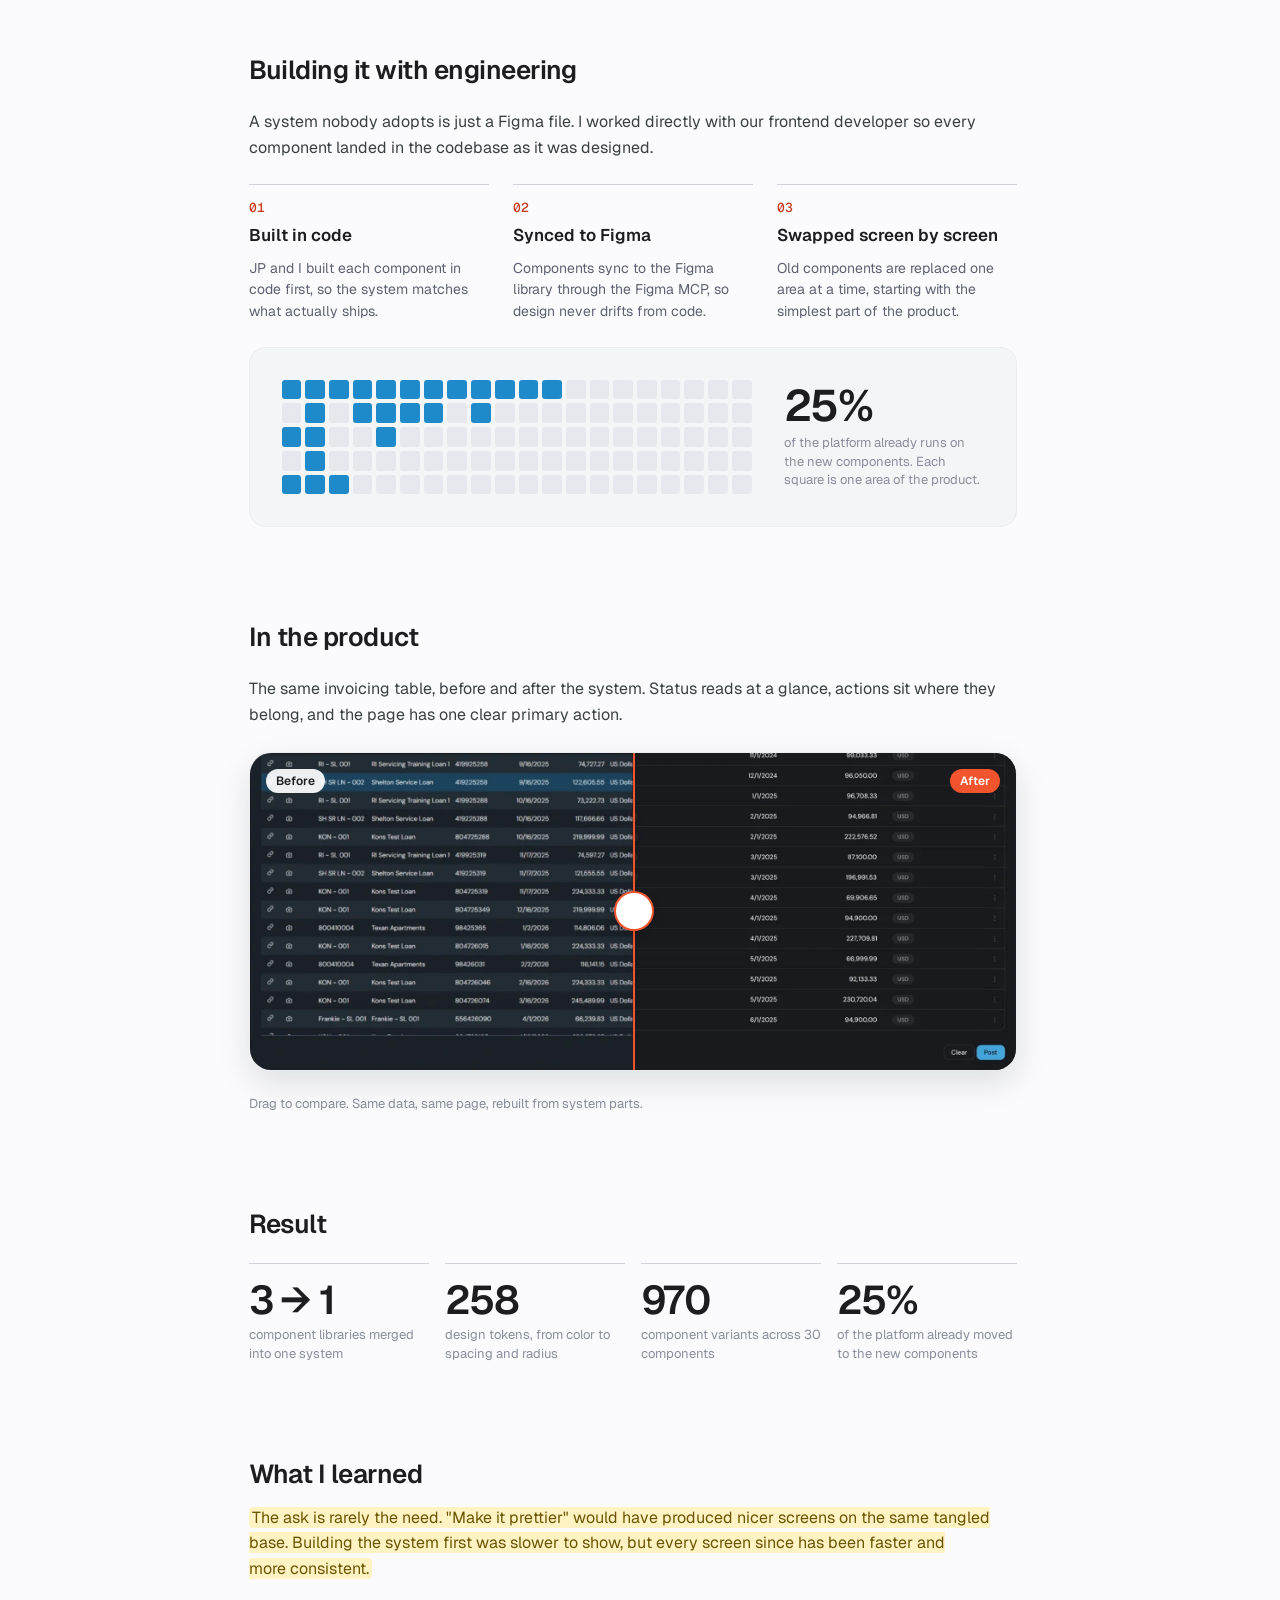
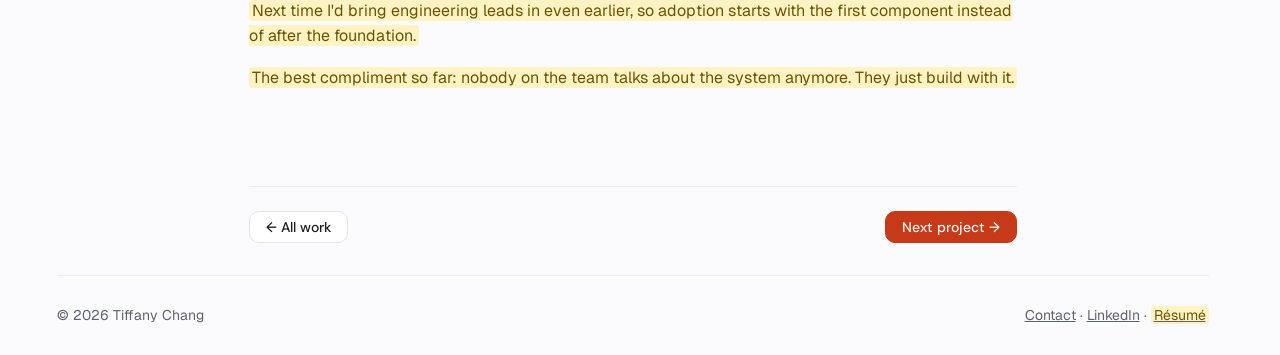
<file: work/realinsight-design-system.html>
<!doctype html>
<html lang="en">
<head>
  <meta charset="utf-8">
  <meta name="viewport" content="width=device-width, initial-scale=1, viewport-fit=cover">
  <title>RealInsight design system · Tiffany Chang</title>
  <meta name="description" content="Portfolio of Tiffany Chang, product designer.">
  <script>document.documentElement.classList.add('js')</script>
  <link rel="preconnect" href="https://fonts.googleapis.com">
  <link rel="preconnect" href="https://fonts.gstatic.com" crossorigin>
  <link rel="stylesheet" href="https://fonts.googleapis.com/css2?family=DM+Sans:opsz,wght@9..40,400;9..40,500;9..40,600;9..40,700&family=Geist:wght@400;500;600;700&family=Geist+Mono:wght@500&display=swap">
  <link rel="stylesheet" href="../styles.css?v=202611280020">
    <link rel="stylesheet" href="../covers/realinsight-cs.css?v=202611281040">
<link rel="stylesheet" href="../covers/realinsight-v2.css?v=202611281040">
  <link rel="icon" href="../favicon.svg" type="image/svg+xml">
</head>
<body class="ri-page">

<!-- PLACEHOLDER BANNER: delete this block once your content is in. -->
<div class="ph-banner"><div class="wrap"><span>Draft. Highlighted text and dashed frames are placeholders.</span><button type="button" data-toggle-ph>Hide highlights</button></div></div>

<header class="site-header">
  <a class="logo" href="../index.html" aria-label="Tiffany Chang, home"><svg class="seal" viewBox="0 0 100 100" aria-hidden="true"><defs><filter id="seal-worn" x="-5%" y="-5%" width="110%" height="110%"><feTurbulence type="fractalNoise" baseFrequency="0.08" numOctaves="2" seed="4" result="t"/><feDisplacementMap in="SourceGraphic" in2="t" scale="2.6" xChannelSelector="R" yChannelSelector="G" result="w"/><feTurbulence type="fractalNoise" baseFrequency="0.22" numOctaves="3" seed="21" result="n"/><feColorMatrix in="n" type="matrix" values="0 0 0 0 0  0 0 0 0 0  0 0 0 0 0  0 0 0 -30 23.2" result="holes"/><feComposite in="w" in2="holes" operator="in"/></filter></defs><g class="seal-print" filter="url(#seal-worn)"><path class="seal-stone" d="M5 6 Q4 4 7 4 L93 5 Q96 5 96 8 L95 93 Q95 96 92 96 L8 95 Q5 95 5 92 Z"/><g class="seal-glyph"><path d="M18 18 H34 Q40 18 40 24 V33 Q40 39 34 39 H24 Q18 39 18 45 V55 Q18 61 24 61 H34 Q40 61 40 67 V76 Q40 82 34 82 H24 Q18 82 18 76"/><path d="M55 18 V82"/><path d="M55 39 Q72 35 80 18"/><path d="M48 50 H82"/><path d="M66 50 Q71 74 82 82"/></g></g><g class="seal-build"><line class="seal-edge" x1="4" y1="4" x2="96" y2="4"/><line class="seal-edge" x1="4" y1="96" x2="96" y2="96"/><line class="seal-edge" x1="4" y1="4" x2="4" y2="96"/><line class="seal-edge" x1="96" y1="4" x2="96" y2="96"/><line class="seal-guide" x1="47" y1="4" x2="47" y2="96"/><line class="seal-guide" x1="4" y1="50" x2="96" y2="50"/><g class="seal-ghost"><path pathLength="1" d="M18 18 H34 Q40 18 40 24 V33 Q40 39 34 39 H24 Q18 39 18 45 V55 Q18 61 24 61 H34 Q40 61 40 67 V76 Q40 82 34 82 H24 Q18 82 18 76"/><path pathLength="1" d="M55 18 V82"/><path pathLength="1" d="M55 39 Q72 35 80 18"/><path pathLength="1" d="M48 50 H82"/><path pathLength="1" d="M66 50 Q71 74 82 82"/></g></g></svg></a>
  <nav class="nav-pill" aria-label="Main" data-liquid-nav="../">
    <a href="../index.html" aria-current="page">Work</a>
    <a href="../about.html">About</a>
    <a href="../play.html">Play</a>
  </nav>
  <div class="nav-widget" data-weather role="group" aria-label="Your local time"><span class="nw-weather" data-w-now hidden></span><time class="nw-time" data-clock></time></div>
</header>

<div class="ri-layout">
<aside class="ri-toc" aria-label="On this page">
  <ol>
    <li><a href="#overview" data-toc="overview"><span>01</span>Overview</a></li>
    <li><a href="#started" data-toc="started"><span>02</span>Where it started</a></li>
    <li><a href="#foundations" data-toc="foundations"><span>03</span>Foundations</a></li>
    <li><a href="#buttons" data-toc="buttons"><span>04</span>Buttons</a></li>
    <li><a href="#building" data-toc="building"><span>05</span>Building it</a></li>
    <li><a href="#product" data-toc="product"><span>06</span>In the product</a></li>
    <li><a href="#result" data-toc="result"><span>07</span>Result</a></li>
    <li><a href="#reflection" data-toc="reflection"><span>08</span>What I learned</a></li>
  </ol>
</aside>

<main class="ri v2">
  <section id="overview">
<a class="label ri-back-m" href="../index.html" style="text-decoration:none">← All work</a><div style="display: flex; flex-direction: column; gap: 24px"><h1 id="ri-title" style="margin: 0; font-size: 52px; line-height: 1.05; letter-spacing: -0.03em; font-weight: 600">The building of RealInsight's design system</h1><p class="lede">An evolving system of tokens and components that support the complexities of commercial real estate finance technology.</p><div style="display: grid; grid-template-columns: repeat(4, minmax(0, 1fr)); gap: 16px; padding: 20px 0; border-top: 1px solid #ececf1; border-bottom: 1px solid #ececf1"><div style="display: flex; flex-direction: column; gap: 4px"><span class="mono">Role</span><span>Product Designer</span></div><div style="display: flex; flex-direction: column; gap: 4px"><span class="mono">Timeline</span><span class="ph">June 2026 - Present</span></div><div style="display: flex; flex-direction: column; gap: 4px"><span class="mono">Team</span><span>Tiffany Chang, Designer<br/>JP Eiler, Developer</span></div><div style="display: flex; flex-direction: column; gap: 4px"><span class="mono">Tools</span><span>Figma<br/>Claude<br/>Codex</span></div></div><p>RealInsight is a cloud platform that banks, debt funds, insurers and agency lenders use to manage commercial real estate loans, from origination and underwriting through servicing and asset management. Over the years each module grew its own interface, built on three separate component libraries with no designer involved. I built the platform's first unified design system: semantic tokens with light and dark modes, 30 components, and a Figma library that stays in sync with code.</p></div><div class="hx-wrap"><div class="hx a2" role="img" aria-label="Animation in a Figma window: 21 mismatched buttons from three old libraries are grouped by purpose, then merge into one Button component with 7 styles and 4 states"><div class="w"><div class="bar"><span class="dots"><i></i><i></i><i></i></span><span class="file">Drafts / <b>RealInsight-Design</b></span><span class="av">T</span></div><div class="body"><div class="pl"><div class="tabs"><span>File</span><span class="off">Assets</span><i></i></div><div class="pad"><h6>Pages</h6><ul><li class="">→ Alert</li><li class="">→ Avatar</li><li class="">→ Badges</li><li class="on">→ Buttons</li><li class="">→ Chat</li></ul></div></div><div class="cv"><div class="zm"><div class="a-rows" style="animation:a2RY 7.75s infinite cubic-bezier(.45,0,.2,1) both"><span class="a-rowh" style="top:184.0px;animation:a2RH0 7.75s infinite cubic-bezier(.45,0,.2,1) both">Brand</span><span class="a-rowh" style="top:236.0px;animation:a2RH1 7.75s infinite cubic-bezier(.45,0,.2,1) both">Neutral</span><span class="a-rowh" style="top:288.0px;animation:a2RH2 7.75s infinite cubic-bezier(.45,0,.2,1) both">Tonal</span><span class="a-rowh" style="top:340.0px;animation:a2RH3 7.75s infinite cubic-bezier(.45,0,.2,1) both">Danger</span><span class="a-rowh" style="top:392.0px;animation:a2RH4 7.75s infinite cubic-bezier(.45,0,.2,1) both">Outline</span><span class="a-rowh" style="top:444.0px;animation:a2RH5 7.75s infinite cubic-bezier(.45,0,.2,1) both">Ghost</span><span class="a-rowh" style="top:496.0px;animation:a2RH6 7.75s infinite cubic-bezier(.45,0,.2,1) both">Link</span></div><span class="a-colh" style="top:98px;left:168.0px;animation:a2CH0 7.75s infinite cubic-bezier(.45,0,.2,1) both">Default</span><span class="a-colh" style="top:98px;left:296.0px;animation:a2CH1 7.75s infinite cubic-bezier(.45,0,.2,1) both">Hover</span><span class="a-colh" style="top:98px;left:424.0px;animation:a2CH2 7.75s infinite cubic-bezier(.45,0,.2,1) both">Loading</span><span class="a-colh" style="top:98px;left:552.0px;animation:a2CH3 7.75s infinite cubic-bezier(.45,0,.2,1) both">Disabled</span><i class="a-set" style="left:104px;top:145px;width:512px;height:390px;animation:a2Set 7.75s infinite cubic-bezier(.45,0,.2,1) both"></i><span class="a-setl" style="left:104px;top:122px;animation:a2SetL 7.75s infinite cubic-bezier(.45,0,.2,1) both"><i class="a-dia"></i>Button</span><div class="a-pt" style="animation:a2P0 7.75s infinite cubic-bezier(.45,0,.2,1) both;z-index:2"><b class="a-leg a-lead" style="font-family:Arial,Helvetica,sans-serif;background:#2F6FEB;color:#fff;border-radius:3px;font-weight:700;font-size:14px;letter-spacing:.06em;animation:a2M0 7.75s infinite cubic-bezier(.45,0,.2,1) both"><span style="animation:a2Mo0 7.75s infinite cubic-bezier(.45,0,.2,1) both">SUBMIT</span><span class="a-mt" style="font:500 16px/1 'DM Sans',sans-serif;letter-spacing:0;text-transform:none;color:#fff;animation:a2Mn0 7.75s infinite cubic-bezier(.45,0,.2,1) both">Button</span></b></div><div class="a-pt" style="animation:a2P1 7.75s infinite cubic-bezier(.45,0,.2,1) both;z-index:1"><b class="a-leg" style="background:#0E9AA7;color:#fff;border-radius:999px;font-weight:400;animation:a2O1 7.75s infinite cubic-bezier(.45,0,.2,1) both">Save changes</b></div><div class="a-pt" style="animation:a2P2 7.75s infinite cubic-bezier(.45,0,.2,1) both;z-index:1"><b class="a-leg" style="background:linear-gradient(#5B4BDB,#4535C9);color:#fff;border-radius:9px;font-weight:600;animation:a2O2 7.75s infinite cubic-bezier(.45,0,.2,1) both">Post invoice</b></div><div class="a-pt" style="animation:a2P3 7.75s infinite cubic-bezier(.45,0,.2,1) both;z-index:2"><b class="a-leg a-lead" style="font-family:Arial,Helvetica,sans-serif;background:#333;color:#fff;border-radius:0;font-size:14px;letter-spacing:.06em;font-weight:700;animation:a2M1 7.75s infinite cubic-bezier(.45,0,.2,1) both"><span style="animation:a2Mo1 7.75s infinite cubic-bezier(.45,0,.2,1) both">CONTINUE</span><span class="a-mt" style="font:500 16px/1 'DM Sans',sans-serif;letter-spacing:0;text-transform:none;color:#fff;animation:a2Mn1 7.75s infinite cubic-bezier(.45,0,.2,1) both">Button</span></b></div><div class="a-pt" style="animation:a2P4 7.75s infinite cubic-bezier(.45,0,.2,1) both;z-index:1"><b class="a-leg" style="background:#4A4A4A;color:#fff;border-radius:999px;font-size:14px;letter-spacing:.06em;font-weight:500;animation:a2O4 7.75s infinite cubic-bezier(.45,0,.2,1) both">EXPORT</b></div><div class="a-pt" style="animation:a2P5 7.75s infinite cubic-bezier(.45,0,.2,1) both;z-index:1"><b class="a-leg" style="background:#1E1B2E;color:#fff;border-radius:9px;font-weight:600;animation:a2O5 7.75s infinite cubic-bezier(.45,0,.2,1) both">Next →</b></div><div class="a-pt" style="animation:a2P6 7.75s infinite cubic-bezier(.45,0,.2,1) both;z-index:2"><b class="a-leg a-lead" style="font-family:Arial,Helvetica,sans-serif;background:#E3EEFF;color:#2F6FEB;border-radius:3px;font-weight:400;animation:a2M2 7.75s infinite cubic-bezier(.45,0,.2,1) both"><span style="animation:a2Mo2 7.75s infinite cubic-bezier(.45,0,.2,1) both">Filter</span><span class="a-mt" style="font:500 16px/1 'DM Sans',sans-serif;letter-spacing:0;text-transform:none;color:#2D3134;animation:a2Mn2 7.75s infinite cubic-bezier(.45,0,.2,1) both">Button</span></b></div><div class="a-pt" style="animation:a2P7 7.75s infinite cubic-bezier(.45,0,.2,1) both;z-index:1"><b class="a-leg" style="background:#E6F6F7;color:#0B7D87;border-radius:999px;font-size:14px;letter-spacing:.06em;font-weight:500;animation:a2O7 7.75s infinite cubic-bezier(.45,0,.2,1) both">ADD NOTE</b></div><div class="a-pt" style="animation:a2P8 7.75s infinite cubic-bezier(.45,0,.2,1) both;z-index:1"><b class="a-leg" style="background:#EEEAFE;color:#5B4BDB;border-radius:9px;font-weight:400;animation:a2O8 7.75s infinite cubic-bezier(.45,0,.2,1) both">Sort</b></div><div class="a-pt" style="animation:a2P9 7.75s infinite cubic-bezier(.45,0,.2,1) both;z-index:2"><b class="a-leg a-lead" style="font-family:Arial,Helvetica,sans-serif;background:#E53935;color:#fff;border-radius:3px;font-weight:700;font-size:14px;letter-spacing:.06em;animation:a2M3 7.75s infinite cubic-bezier(.45,0,.2,1) both"><span style="animation:a2Mo3 7.75s infinite cubic-bezier(.45,0,.2,1) both">DELETE</span><span class="a-mt" style="font:500 16px/1 'DM Sans',sans-serif;letter-spacing:0;text-transform:none;color:#fff;animation:a2Mn3 7.75s infinite cubic-bezier(.45,0,.2,1) both">Button</span></b></div><div class="a-pt" style="animation:a2P10 7.75s infinite cubic-bezier(.45,0,.2,1) both;z-index:1"><b class="a-leg" style="background:#fff;color:#D93025;border-radius:999px;box-shadow:inset 0 0 0 1px #D93025;font-weight:400;animation:a2O10 7.75s infinite cubic-bezier(.45,0,.2,1) both">Remove</b></div><div class="a-pt" style="animation:a2P11 7.75s infinite cubic-bezier(.45,0,.2,1) both;z-index:1"><b class="a-leg" style="background:#B4232A;color:#fff;border-radius:9px;font-size:14px;letter-spacing:.06em;font-weight:700;animation:a2O11 7.75s infinite cubic-bezier(.45,0,.2,1) both">VOID INVOICE</b></div><div class="a-pt" style="animation:a2P12 7.75s infinite cubic-bezier(.45,0,.2,1) both;z-index:2"><b class="a-leg a-lead" style="font-family:Arial,Helvetica,sans-serif;background:#fff;color:#444;border-radius:3px;box-shadow:inset 0 0 0 1px #999;font-size:14px;letter-spacing:.06em;font-weight:700;animation:a2M4 7.75s infinite cubic-bezier(.45,0,.2,1) both"><span style="animation:a2Mo4 7.75s infinite cubic-bezier(.45,0,.2,1) both">CANCEL</span><span class="a-mt" style="font:500 16px/1 'DM Sans',sans-serif;letter-spacing:0;text-transform:none;color:#2D3134;animation:a2Mn4 7.75s infinite cubic-bezier(.45,0,.2,1) both">Button</span></b></div><div class="a-pt" style="animation:a2P13 7.75s infinite cubic-bezier(.45,0,.2,1) both;z-index:1"><b class="a-leg" style="background:#fff;color:#0E9AA7;border-radius:999px;box-shadow:inset 0 0 0 1px #0E9AA7;font-weight:400;animation:a2O13 7.75s infinite cubic-bezier(.45,0,.2,1) both">Back</b></div><div class="a-pt" style="animation:a2P14 7.75s infinite cubic-bezier(.45,0,.2,1) both;z-index:1"><b class="a-leg" style="background:#fff;color:#1E1B2E;border-radius:9px;box-shadow:inset 0 0 0 2px #1E1B2E;font-weight:600;animation:a2O14 7.75s infinite cubic-bezier(.45,0,.2,1) both">Edit</b></div><div class="a-pt" style="animation:a2P15 7.75s infinite cubic-bezier(.45,0,.2,1) both;z-index:2"><b class="a-leg a-lead" style="font-family:Arial,Helvetica,sans-serif;color:#555;font-size:14px;letter-spacing:.06em;font-weight:500;animation:a2M5 7.75s infinite cubic-bezier(.45,0,.2,1) both"><span style="animation:a2Mo5 7.75s infinite cubic-bezier(.45,0,.2,1) both">MORE</span><span class="a-mt" style="font:500 16px/1 'DM Sans',sans-serif;letter-spacing:0;text-transform:none;color:#2D3134;animation:a2Mn5 7.75s infinite cubic-bezier(.45,0,.2,1) both">Button</span></b></div><div class="a-pt" style="animation:a2P16 7.75s infinite cubic-bezier(.45,0,.2,1) both;z-index:1"><b class="a-leg" style="background:#F4F4F4;color:#777;border-radius:999px;font-weight:400;animation:a2O16 7.75s infinite cubic-bezier(.45,0,.2,1) both">Dismiss</b></div><div class="a-pt" style="animation:a2P17 7.75s infinite cubic-bezier(.45,0,.2,1) both;z-index:1"><b class="a-leg" style="color:#1E1B2E;font-weight:600;animation:a2O17 7.75s infinite cubic-bezier(.45,0,.2,1) both">Close ✕</b></div><div class="a-pt" style="animation:a2P18 7.75s infinite cubic-bezier(.45,0,.2,1) both;z-index:2"><b class="a-leg a-lead" style="font-family:Arial,Helvetica,sans-serif;color:#2F6FEB;text-decoration:underline;font-weight:400;animation:a2M6 7.75s infinite cubic-bezier(.45,0,.2,1) both"><span style="animation:a2Mo6 7.75s infinite cubic-bezier(.45,0,.2,1) both">Learn more</span><span class="a-mt" style="font:500 16px/1 'DM Sans',sans-serif;letter-spacing:0;text-transform:none;color:#1F8ACA;text-decoration:underline;text-underline-offset:2px;animation:a2Mn6 7.75s infinite cubic-bezier(.45,0,.2,1) both">Button</span></b></div><div class="a-pt" style="animation:a2P19 7.75s infinite cubic-bezier(.45,0,.2,1) both;z-index:1"><b class="a-leg" style="color:#0B7D87;font-weight:400;animation:a2O19 7.75s infinite cubic-bezier(.45,0,.2,1) both">View details →</b></div><div class="a-pt" style="animation:a2P20 7.75s infinite cubic-bezier(.45,0,.2,1) both;z-index:1"><b class="a-leg" style="color:#5B4BDB;text-decoration:underline;font-weight:600;animation:a2O20 7.75s infinite cubic-bezier(.45,0,.2,1) both">Help</b></div><div class="a-pt" style="transform:translate(168.0px,184.0px)"><b class="a-new" style="background:#1F8ACA;color:#fff;animation:a2F00 7.75s infinite cubic-bezier(.45,0,.2,1) both">Button</b></div><div class="a-pt" style="transform:translate(296.0px,184.0px)"><b class="a-new" style="background:#1D72A5;color:#fff;animation:a2F01 7.75s infinite cubic-bezier(.45,0,.2,1) both">Button</b></div><div class="a-pt" style="transform:translate(424.0px,184.0px)"><b class="a-new" style="background:#1F8ACA;color:#fff;opacity:.5;animation:a2F02 7.75s infinite cubic-bezier(.45,0,.2,1) both"><svg width="13" height="13" viewBox="0 0 8 8" style="flex:none"><path d="M4 1a3 3 0 1 0 3 3" fill="none" stroke="currentColor" stroke-width="1.1" stroke-linecap="round"/></svg>Button</b></div><div class="a-pt" style="transform:translate(552.0px,184.0px)"><b class="a-new" style="background:#D5D5D5;color:#5F646A;opacity:.5;animation:a2F03 7.75s infinite cubic-bezier(.45,0,.2,1) both">Button</b></div><div class="a-pt" style="transform:translate(168.0px,236.0px)"><b class="a-new" style="background:#2D3134;color:#fff;animation:a2F10 7.75s infinite cubic-bezier(.45,0,.2,1) both">Button</b></div><div class="a-pt" style="transform:translate(296.0px,236.0px)"><b class="a-new" style="background:#4C5156;color:#fff;animation:a2F11 7.75s infinite cubic-bezier(.45,0,.2,1) both">Button</b></div><div class="a-pt" style="transform:translate(424.0px,236.0px)"><b class="a-new" style="background:#2D3134;color:#fff;opacity:.5;animation:a2F12 7.75s infinite cubic-bezier(.45,0,.2,1) both"><svg width="13" height="13" viewBox="0 0 8 8" style="flex:none"><path d="M4 1a3 3 0 1 0 3 3" fill="none" stroke="currentColor" stroke-width="1.1" stroke-linecap="round"/></svg>Button</b></div><div class="a-pt" style="transform:translate(552.0px,236.0px)"><b class="a-new" style="background:#D5D5D5;color:#5F646A;opacity:.5;animation:a2F13 7.75s infinite cubic-bezier(.45,0,.2,1) both">Button</b></div><div class="a-pt" style="transform:translate(168.0px,288.0px)"><b class="a-new" style="background:#EBEBEB;color:#2D3134;animation:a2F20 7.75s infinite cubic-bezier(.45,0,.2,1) both">Button</b></div><div class="a-pt" style="transform:translate(296.0px,288.0px)"><b class="a-new" style="background:#D5D5D5;color:#2D3134;animation:a2F21 7.75s infinite cubic-bezier(.45,0,.2,1) both">Button</b></div><div class="a-pt" style="transform:translate(424.0px,288.0px)"><b class="a-new" style="background:#EBEBEB;color:#2D3134;opacity:.5;animation:a2F22 7.75s infinite cubic-bezier(.45,0,.2,1) both"><svg width="13" height="13" viewBox="0 0 8 8" style="flex:none"><path d="M4 1a3 3 0 1 0 3 3" fill="none" stroke="currentColor" stroke-width="1.1" stroke-linecap="round"/></svg>Button</b></div><div class="a-pt" style="transform:translate(552.0px,288.0px)"><b class="a-new" style="background:#D5D5D5;color:#5F646A;opacity:.5;animation:a2F23 7.75s infinite cubic-bezier(.45,0,.2,1) both">Button</b></div><div class="a-pt" style="transform:translate(168.0px,340.0px)"><b class="a-new" style="background:#BC1A1A;color:#fff;animation:a2F30 7.75s infinite cubic-bezier(.45,0,.2,1) both">Button</b></div><div class="a-pt" style="transform:translate(296.0px,340.0px)"><b class="a-new" style="background:#951818;color:#fff;animation:a2F31 7.75s infinite cubic-bezier(.45,0,.2,1) both">Button</b></div><div class="a-pt" style="transform:translate(424.0px,340.0px)"><b class="a-new" style="background:#BC1A1A;color:#fff;opacity:.5;animation:a2F32 7.75s infinite cubic-bezier(.45,0,.2,1) both"><svg width="13" height="13" viewBox="0 0 8 8" style="flex:none"><path d="M4 1a3 3 0 1 0 3 3" fill="none" stroke="currentColor" stroke-width="1.1" stroke-linecap="round"/></svg>Button</b></div><div class="a-pt" style="transform:translate(552.0px,340.0px)"><b class="a-new" style="background:#D5D5D5;color:#5F646A;opacity:.5;animation:a2F33 7.75s infinite cubic-bezier(.45,0,.2,1) both">Button</b></div><div class="a-pt" style="transform:translate(168.0px,392.0px)"><b class="a-new" style="color:#2D3134;box-shadow:inset 0 0 0 1px rgba(11,11,11,.16);animation:a2F40 7.75s infinite cubic-bezier(.45,0,.2,1) both">Button</b></div><div class="a-pt" style="transform:translate(296.0px,392.0px)"><b class="a-new" style="background:#EBEBEB;color:#2D3134;box-shadow:inset 0 0 0 1px rgba(11,11,11,.16);animation:a2F41 7.75s infinite cubic-bezier(.45,0,.2,1) both">Button</b></div><div class="a-pt" style="transform:translate(424.0px,392.0px)"><b class="a-new" style="color:#2D3134;box-shadow:inset 0 0 0 1px rgba(11,11,11,.16);opacity:.5;animation:a2F42 7.75s infinite cubic-bezier(.45,0,.2,1) both"><svg width="13" height="13" viewBox="0 0 8 8" style="flex:none"><path d="M4 1a3 3 0 1 0 3 3" fill="none" stroke="currentColor" stroke-width="1.1" stroke-linecap="round"/></svg>Button</b></div><div class="a-pt" style="transform:translate(552.0px,392.0px)"><b class="a-new" style="color:#5F646A;box-shadow:inset 0 0 0 1px rgba(11,11,11,.16);opacity:.5;animation:a2F43 7.75s infinite cubic-bezier(.45,0,.2,1) both">Button</b></div><div class="a-pt" style="transform:translate(168.0px,444.0px)"><b class="a-new" style="color:#2D3134;animation:a2F50 7.75s infinite cubic-bezier(.45,0,.2,1) both">Button</b></div><div class="a-pt" style="transform:translate(296.0px,444.0px)"><b class="a-new" style="background:#EBEBEB;color:#2D3134;animation:a2F51 7.75s infinite cubic-bezier(.45,0,.2,1) both">Button</b></div><div class="a-pt" style="transform:translate(424.0px,444.0px)"><b class="a-new" style="color:#2D3134;opacity:.5;animation:a2F52 7.75s infinite cubic-bezier(.45,0,.2,1) both"><svg width="13" height="13" viewBox="0 0 8 8" style="flex:none"><path d="M4 1a3 3 0 1 0 3 3" fill="none" stroke="currentColor" stroke-width="1.1" stroke-linecap="round"/></svg>Button</b></div><div class="a-pt" style="transform:translate(552.0px,444.0px)"><b class="a-new" style="color:#5F646A;opacity:.5;animation:a2F53 7.75s infinite cubic-bezier(.45,0,.2,1) both">Button</b></div><div class="a-pt" style="transform:translate(168.0px,496.0px)"><b class="a-new" style="color:#1F8ACA;text-decoration:underline;text-underline-offset:2px;animation:a2F60 7.75s infinite cubic-bezier(.45,0,.2,1) both">Button</b></div><div class="a-pt" style="transform:translate(296.0px,496.0px)"><b class="a-new" style="color:#1F8ACA;animation:a2F61 7.75s infinite cubic-bezier(.45,0,.2,1) both">Button</b></div><div class="a-pt" style="transform:translate(424.0px,496.0px)"><b class="a-new" style="color:#2D3134;opacity:.5;animation:a2F62 7.75s infinite cubic-bezier(.45,0,.2,1) both"><svg width="13" height="13" viewBox="0 0 8 8" style="flex:none"><path d="M4 1a3 3 0 1 0 3 3" fill="none" stroke="currentColor" stroke-width="1.1" stroke-linecap="round"/></svg>Button</b></div><div class="a-pt" style="transform:translate(552.0px,496.0px)"><b class="a-new" style="color:#5F646A;opacity:.5;animation:a2F63 7.75s infinite cubic-bezier(.45,0,.2,1) both">Button</b></div></div></div><div class="pr"><div class="rp" style="animation:a2RO 7.75s infinite cubic-bezier(.45,0,.2,1) both"><div class="sec"><h6>Design</h6><div class="ttl"><i class="frm"></i>21 layers</div></div><div class="sec"><div class="lb">Properties</div><div class="kv"><span>Style</span><span class="dd">Mixed<em>▾</em></span></div><div class="kv"><span>State</span><span class="dd">Mixed<em>▾</em></span></div></div><div class="sec"><div class="lb">Fill</div><div class="fld"><span class="stk"><i style="background:#2F6FEB"></i><i style="background:#0E9AA7"></i><i style="background:#5B4BDB"></i><i style="background:#333"></i><i style="background:#E53935"></i><i style="background:#B4232A"></i><i style="background:#F2A33A"></i><i style="background:#1E1B2E"></i></span><span>Mixed</span></div></div><div class="sec"><div class="lb">Layout</div><div class="kv"><span>Radius</span><b>Mixed</b></div><div class="kv"><span>Height</span><b>Mixed</b></div></div></div><div class="rp" style="animation:a2RN 7.75s infinite cubic-bezier(.45,0,.2,1) both"><div class="sec"><h6>Design</h6><div class="ttl"><i class="a-dia"></i>Button</div></div><div class="sec"><div class="lb">Properties</div><div class="kv"><span>Style</span><span class="dd">Brand<em>▾</em></span></div><div class="kv"><span>State</span><span class="dd">Default<em>▾</em></span></div></div><div class="sec"><div class="lb">Fill</div><div class="fld"><i style="background:#1F8ACA"></i><span class="mono">background/brand/bold/default</span></div></div><div class="sec"><div class="lb">Layout</div><div class="kv"><span>Radius</span><b>lg · 10</b></div><div class="kv"><span>Height</span><b>sm · 32</b></div></div></div></div></div></div></div></div>
  </section>
  <section id="started">
<div style="display: flex; flex-direction: column; gap: 24px"><h2>Where it started</h2><p>The platform grew for over a decade without a designer, and every module grew its own look: a blue form builder, a red action plan and a purple rate table. Buttons, tables and tabs were rebuilt from scratch on almost every screen.</p><div style="display: grid; grid-template-columns: minmax(0, 1fr) minmax(0, 1fr); grid-template-areas: 'schema schema' 'req plan'; gap: 12px"><figure style="grid-area: schema; position: relative; margin: 0; height: 472px; overflow: hidden; border-radius: 14px; background: #EEEFF2"><img alt="Legacy schema builder with a blue toolbar" src="realinsight/before-schema.webp" style="position: absolute; display: block; border-radius: 10px; box-shadow: 0 12px 32px rgba(20,24,40,.12); width: 688px; left: 50%; top: 40px; transform: translateX(-50%)"/></figure><figure style="grid-area: req; position: relative; margin: 0; height: 320px; overflow: hidden; border-radius: 14px; background: #EEEFF2"><img alt="Legacy messages screen with threads and a borrower conversation" src="realinsight/before-messages.webp" style="position: absolute; display: block; border-radius: 10px; box-shadow: 0 12px 32px rgba(20,24,40,.12); width: 600px; left: 40px; top: 40px"/></figure><figure style="grid-area: plan; position: relative; margin: 0; height: 320px; overflow: hidden; border-radius: 14px; background: #EEEFF2"><img alt="Legacy chart of accounts editor with purple panels" src="realinsight/before-chart-of-accounts.webp" style="position: absolute; display: block; border-radius: 10px; box-shadow: 0 12px 32px rgba(20,24,40,.12); width: 466px; left: 40px; top: 40px; height: 295px; object-fit: cover; object-position: left top"/></figure></div><span class="cap">Screens from the legacy platform. All data is test data.</span></div>
  </section>
  <section id="foundations">
<div class="v2-found"><h2>Foundations</h2><div style="display: flex; flex-direction: column; gap: 16px"><span class="mono">Principle 01</span><h3>Components never touch a raw color</h3><p>Every fill, text and border is a semantic token that points to a primitive in each mode. Switching to dark mode swaps the pointers, not the components.</p><div class="panel" style="display: flex; flex-direction: column; gap: 24px"><div style="display: flex; align-items: center; gap: 16px; flex-wrap: wrap"><span style="display: flex; flex-direction: column; gap: 2px"><span class="mono">Primitive</span><code style="font: 500 13px/1.3 'Geist Mono', monospace">Brand Blue/500</code></span><span style="color: #b4b7c2">→</span><span style="display: flex; flex-direction: column; gap: 2px"><span class="mono">Semantic token</span><code style="font: 500 13px/1.3 'Geist Mono', monospace">background/brand/bold</code></span><span style="color: #b4b7c2">→</span><span style="display: flex; flex-direction: column; gap: 2px"><span class="mono">Component</span><code style="font: 500 13px/1.3 'Geist Mono', monospace">Button / Brand</code></span></div><div style="display: flex; gap: 16px"><div class="ds" style="flex: 1; background: #F9F9F9; border-radius: 12px; padding: 20px; display: flex; flex-direction: column; gap: 12px"><span class="mono" style="color: #5F646A">Light</span><div style="background: #FFFFFF; border: 1px solid rgba(11,11,11,.12); border-radius: 12px; padding: 16px; display: flex; flex-direction: column; gap: 10px"><b style="font-size: 15px; font-weight: 600; color: #2D3134">New invoice</b><span style="font-size: 13px; color: #5F646A">Due in 14 days</span><span class="btn" style="align-self: flex-start; background: #1F8ACA; color: #fff">Create invoice</span></div></div><div class="ds" style="flex: 1; background: #181A1D; border-radius: 12px; padding: 20px; display: flex; flex-direction: column; gap: 12px"><span class="mono" style="color: #888E94">Dark</span><div style="background: #212427; border: 1px solid rgba(249,249,249,.12); border-radius: 12px; padding: 16px; display: flex; flex-direction: column; gap: 10px"><b style="font-size: 15px; font-weight: 600; color: #F6F7F8">New invoice</b><span style="font-size: 13px; color: #888E94">Due in 14 days</span><span class="btn" style="align-self: flex-start; background: #44A5DE; color: #0B0B0B">Create invoice</span></div></div></div></div><span class="cap">Same component, same tokens. Only the mode changes.</span></div><div style="display: flex; flex-direction: column; gap: 16px"><span class="mono">Principle 02</span><h3>One type scale, one rhythm</h3><p>DM Sans carries the product and Fields handles display moments. Every style sits on a 150% line height, so text from any part of the platform stacks cleanly.</p><div class="panel" style="display: flex; flex-direction: column; gap: 4px"><div style="display: grid; grid-template-columns: 64px 1fr; align-items: baseline; gap: 16px; background-image: repeating-linear-gradient(transparent 0 calc(1.5em - 1px), rgba(242,84,45,.18) calc(1.5em - 1px) 1.5em); font:600 32px/1.5 'DM Sans'"><span style="font: 500 11px/1 'Geist Mono', monospace; color: #8a8e9c">H1</span><span style="color: #2D3134">Create invoice</span></div><div style="display: grid; grid-template-columns: 64px 1fr; align-items: baseline; gap: 16px; background-image: repeating-linear-gradient(transparent 0 calc(1.5em - 1px), rgba(242,84,45,.18) calc(1.5em - 1px) 1.5em); font:600 20px/1.5 'DM Sans'"><span style="font: 500 11px/1 'Geist Mono', monospace; color: #8a8e9c">H3</span><span style="color: #2D3134">Create invoice</span></div><div style="display: grid; grid-template-columns: 64px 1fr; align-items: baseline; gap: 16px; background-image: repeating-linear-gradient(transparent 0 calc(1.5em - 1px), rgba(242,84,45,.18) calc(1.5em - 1px) 1.5em); font:400 16px/1.5 'DM Sans'"><span style="font: 500 11px/1 'Geist Mono', monospace; color: #8a8e9c">Text2</span><span style="color: #2D3134">Create invoice</span></div><div style="display: grid; grid-template-columns: 64px 1fr; align-items: baseline; gap: 16px; background-image: repeating-linear-gradient(transparent 0 calc(1.5em - 1px), rgba(242,84,45,.18) calc(1.5em - 1px) 1.5em); font:400 12px/1.5 'DM Sans'"><span style="font: 500 11px/1 'Geist Mono', monospace; color: #8a8e9c">Text4</span><span style="color: #2D3134">Create invoice</span></div></div><span class="cap">The red lines mark the 150% line height on each style.</span></div><div style="display: flex; flex-direction: column; gap: 16px"><span class="mono">Principle 03</span><h3>Radius by role, not by taste</h3><p>Corners say what an element is. Inputs use md, buttons use lg, and cards use xl, so nested elements always step down as they go in.</p><div class="panel" style="display: grid; place-items: center"><div class="ds" style="background: #fff; border-radius: 12px; box-shadow: inset 0 0 0 1px rgba(11,11,11,.12); padding: 20px; display: flex; flex-direction: column; gap: 12px; width: 300px"><span style="font-size: 13px; color: #5F646A">Amount</span><span style="height: 36px; border-radius: 8px; box-shadow: inset 0 0 0 1px rgba(11,11,11,.12); background: #F9F9F9; display: flex; align-items: center; padding: 0 12px; color: #2D3134">12,400.00</span><span class="btn" style="background: #1F8ACA; color: #fff; align-self: flex-end">Create invoice</span></div><div style="display: flex; gap: 24px; margin-top: 16px"><span class="cap">Card · xl 12</span><span class="cap">Input · md 8</span><span class="cap">Button · lg 10</span></div></div></div></div>
  </section>
  <section id="buttons">
<div style="display: flex; flex-direction: column; gap: 24px"><h2>Buttons: 280 variants, one decision</h2><p>The legacy product had <span class="ph">dozens of one-off buttons</span>: different heights, radii and casing on almost every page. The system version covers 4 sizes, 7 styles and 5 states. The hard part wasn't drawing them. It was deciding which choices an engineer should never have to make.</p><div style="display: grid; grid-template-columns: 1fr 1fr; gap: 16px"><div class="shot" style="aspect-ratio: 4/3">Before: audit of legacy buttons across the platform<br/>(screenshot from Figma)</div><div class="panel" style="display: flex; flex-direction: column; gap: 12px; justify-content: center"><div style="display: grid; grid-template-columns: 72px 1fr; align-items: center; gap: 12px"><span class="mono">Brand</span><span class="btn" style="justify-self: start; background:#1F8ACA;color:#fff">Create invoice</span></div><div style="display: grid; grid-template-columns: 72px 1fr; align-items: center; gap: 12px"><span class="mono">Neutral</span><span class="btn" style="justify-self: start; background:#2D3134;color:#F9F9F9">Create invoice</span></div><div style="display: grid; grid-template-columns: 72px 1fr; align-items: center; gap: 12px"><span class="mono">Tonal</span><span class="btn" style="justify-self: start; background:rgba(31,138,202,.15);color:#1F8ACA">Create invoice</span></div><div style="display: grid; grid-template-columns: 72px 1fr; align-items: center; gap: 12px"><span class="mono">Danger</span><span class="btn" style="justify-self: start; background:#BC1A1A;color:#fff">Create invoice</span></div><div style="display: grid; grid-template-columns: 72px 1fr; align-items: center; gap: 12px"><span class="mono">Outline</span><span class="btn" style="justify-self: start; background:#fff;color:#2D3134;box-shadow:inset 0 0 0 1px rgba(11,11,11,.12)">Create invoice</span></div><div style="display: grid; grid-template-columns: 72px 1fr; align-items: center; gap: 12px"><span class="mono">Ghost</span><span class="btn" style="justify-self: start; background:transparent;color:#2D3134">Create invoice</span></div><div style="display: grid; grid-template-columns: 72px 1fr; align-items: center; gap: 12px"><span class="mono">Link</span><span class="btn" style="justify-self: start; background:transparent;color:#1F8ACA;text-decoration:underline">Create invoice</span></div></div></div><span class="cap">Left: what engineers were picking from. Right: the seven styles they pick from now.</span><div style="display: flex; flex-direction: column; gap: 16px; padding: 24px; border-left: 2px solid #f2542d; background: #fff"><span class="mono">What I tried first</span><p class="ph">A separate component for every combination. It was easy to read in Figma, but impossible to keep in sync with code. I collapsed it into one Button with three properties (size, style, state), so the Figma component and the coded one share one API.</p></div><div style="display: flex; flex-direction: column; gap: 8px"><span class="mono">The rule that came out of it</span><h3>One brand button per view</h3><p class="ph">Every page has a single primary action. Everything else steps down to Neutral, Tonal or Ghost, which is why the after screen reads at a glance.</p></div></div>
  </section>
  <section id="building">
<div style="display: flex; flex-direction: column; gap: 24px"><h2>Building it with engineering</h2><p>A system nobody adopts is just a Figma file. I worked directly with our frontend developer so every component landed in the codebase as it was designed.</p><div style="display: grid; grid-template-columns: repeat(3, minmax(0, 1fr)); gap: 24px"><div style="display: flex; flex-direction: column; gap: 8px; padding-top: 16px; border-top: 1px solid #d0d2da"><span style="font: 500 13px/1 'Geist Mono', monospace; color: #c73a17">01</span><b style="font-size: 17px; font-weight: 600">Built in code</b><span style="font-size: 14px; line-height: 1.55; color: #5e6170">JP and I built each component in code first, so the system matches what actually ships.</span></div><div style="display: flex; flex-direction: column; gap: 8px; padding-top: 16px; border-top: 1px solid #d0d2da"><span style="font: 500 13px/1 'Geist Mono', monospace; color: #c73a17">02</span><b style="font-size: 17px; font-weight: 600">Synced to Figma</b><span style="font-size: 14px; line-height: 1.55; color: #5e6170">Components sync to the Figma library through the Figma MCP, so design never drifts from code.</span></div><div style="display: flex; flex-direction: column; gap: 8px; padding-top: 16px; border-top: 1px solid #d0d2da"><span style="font: 500 13px/1 'Geist Mono', monospace; color: #c73a17">03</span><b style="font-size: 17px; font-weight: 600">Swapped screen by screen</b><span style="font-size: 14px; line-height: 1.55; color: #5e6170">Old components are replaced one area at a time, starting with the simplest part of the product.</span></div></div><div class="panel" style="display: grid; grid-template-columns: 1fr 200px; gap: 32px; align-items: center"><div style="display: grid; grid-template-columns: repeat(20, 1fr); gap: 4px"><span style="display: block; aspect-ratio: 1; border-radius: 3px; background: #1F8ACA"></span><span style="display: block; aspect-ratio: 1; border-radius: 3px; background: #1F8ACA"></span><span style="display: block; aspect-ratio: 1; border-radius: 3px; background: #1F8ACA"></span><span style="display: block; aspect-ratio: 1; border-radius: 3px; background: #1F8ACA"></span><span style="display: block; aspect-ratio: 1; border-radius: 3px; background: #1F8ACA"></span><span style="display: block; aspect-ratio: 1; border-radius: 3px; background: #1F8ACA"></span><span style="display: block; aspect-ratio: 1; border-radius: 3px; background: #1F8ACA"></span><span style="display: block; aspect-ratio: 1; border-radius: 3px; background: #1F8ACA"></span><span style="display: block; aspect-ratio: 1; border-radius: 3px; background: #1F8ACA"></span><span style="display: block; aspect-ratio: 1; border-radius: 3px; background: #1F8ACA"></span><span style="display: block; aspect-ratio: 1; border-radius: 3px; background: #1F8ACA"></span><span style="display: block; aspect-ratio: 1; border-radius: 3px; background: #1F8ACA"></span><span style="display: block; aspect-ratio: 1; border-radius: 3px; background: #e6e8ee"></span><span style="display: block; aspect-ratio: 1; border-radius: 3px; background: #e6e8ee"></span><span style="display: block; aspect-ratio: 1; border-radius: 3px; background: #e6e8ee"></span><span style="display: block; aspect-ratio: 1; border-radius: 3px; background: #e6e8ee"></span><span style="display: block; aspect-ratio: 1; border-radius: 3px; background: #e6e8ee"></span><span style="display: block; aspect-ratio: 1; border-radius: 3px; background: #e6e8ee"></span><span style="display: block; aspect-ratio: 1; border-radius: 3px; background: #e6e8ee"></span><span style="display: block; aspect-ratio: 1; border-radius: 3px; background: #e6e8ee"></span><span style="display: block; aspect-ratio: 1; border-radius: 3px; background: #e6e8ee"></span><span style="display: block; aspect-ratio: 1; border-radius: 3px; background: #1F8ACA"></span><span style="display: block; aspect-ratio: 1; border-radius: 3px; background: #e6e8ee"></span><span style="display: block; aspect-ratio: 1; border-radius: 3px; background: #1F8ACA"></span><span style="display: block; aspect-ratio: 1; border-radius: 3px; background: #1F8ACA"></span><span style="display: block; aspect-ratio: 1; border-radius: 3px; background: #1F8ACA"></span><span style="display: block; aspect-ratio: 1; border-radius: 3px; background: #1F8ACA"></span><span style="display: block; aspect-ratio: 1; border-radius: 3px; background: #e6e8ee"></span><span style="display: block; aspect-ratio: 1; border-radius: 3px; background: #1F8ACA"></span><span style="display: block; aspect-ratio: 1; border-radius: 3px; background: #e6e8ee"></span><span style="display: block; aspect-ratio: 1; border-radius: 3px; background: #e6e8ee"></span><span style="display: block; aspect-ratio: 1; border-radius: 3px; background: #e6e8ee"></span><span style="display: block; aspect-ratio: 1; border-radius: 3px; background: #e6e8ee"></span><span style="display: block; aspect-ratio: 1; border-radius: 3px; background: #e6e8ee"></span><span style="display: block; aspect-ratio: 1; border-radius: 3px; background: #e6e8ee"></span><span style="display: block; aspect-ratio: 1; border-radius: 3px; background: #e6e8ee"></span><span style="display: block; aspect-ratio: 1; border-radius: 3px; background: #e6e8ee"></span><span style="display: block; aspect-ratio: 1; border-radius: 3px; background: #e6e8ee"></span><span style="display: block; aspect-ratio: 1; border-radius: 3px; background: #e6e8ee"></span><span style="display: block; aspect-ratio: 1; border-radius: 3px; background: #e6e8ee"></span><span style="display: block; aspect-ratio: 1; border-radius: 3px; background: #1F8ACA"></span><span style="display: block; aspect-ratio: 1; border-radius: 3px; background: #1F8ACA"></span><span style="display: block; aspect-ratio: 1; border-radius: 3px; background: #e6e8ee"></span><span style="display: block; aspect-ratio: 1; border-radius: 3px; background: #e6e8ee"></span><span style="display: block; aspect-ratio: 1; border-radius: 3px; background: #1F8ACA"></span><span style="display: block; aspect-ratio: 1; border-radius: 3px; background: #e6e8ee"></span><span style="display: block; aspect-ratio: 1; border-radius: 3px; background: #e6e8ee"></span><span style="display: block; aspect-ratio: 1; border-radius: 3px; background: #e6e8ee"></span><span style="display: block; aspect-ratio: 1; border-radius: 3px; background: #e6e8ee"></span><span style="display: block; aspect-ratio: 1; border-radius: 3px; background: #e6e8ee"></span><span style="display: block; aspect-ratio: 1; border-radius: 3px; background: #e6e8ee"></span><span style="display: block; aspect-ratio: 1; border-radius: 3px; background: #e6e8ee"></span><span style="display: block; aspect-ratio: 1; border-radius: 3px; background: #e6e8ee"></span><span style="display: block; aspect-ratio: 1; border-radius: 3px; background: #e6e8ee"></span><span style="display: block; aspect-ratio: 1; border-radius: 3px; background: #e6e8ee"></span><span style="display: block; aspect-ratio: 1; border-radius: 3px; background: #e6e8ee"></span><span style="display: block; aspect-ratio: 1; border-radius: 3px; background: #e6e8ee"></span><span style="display: block; aspect-ratio: 1; border-radius: 3px; background: #e6e8ee"></span><span style="display: block; aspect-ratio: 1; border-radius: 3px; background: #e6e8ee"></span><span style="display: block; aspect-ratio: 1; border-radius: 3px; background: #e6e8ee"></span><span style="display: block; aspect-ratio: 1; border-radius: 3px; background: #e6e8ee"></span><span style="display: block; aspect-ratio: 1; border-radius: 3px; background: #1F8ACA"></span><span style="display: block; aspect-ratio: 1; border-radius: 3px; background: #e6e8ee"></span><span style="display: block; aspect-ratio: 1; border-radius: 3px; background: #e6e8ee"></span><span style="display: block; aspect-ratio: 1; border-radius: 3px; background: #e6e8ee"></span><span style="display: block; aspect-ratio: 1; border-radius: 3px; background: #e6e8ee"></span><span style="display: block; aspect-ratio: 1; border-radius: 3px; background: #e6e8ee"></span><span style="display: block; aspect-ratio: 1; border-radius: 3px; background: #e6e8ee"></span><span style="display: block; aspect-ratio: 1; border-radius: 3px; background: #e6e8ee"></span><span style="display: block; aspect-ratio: 1; border-radius: 3px; background: #e6e8ee"></span><span style="display: block; aspect-ratio: 1; border-radius: 3px; background: #e6e8ee"></span><span style="display: block; aspect-ratio: 1; border-radius: 3px; background: #e6e8ee"></span><span style="display: block; aspect-ratio: 1; border-radius: 3px; background: #e6e8ee"></span><span style="display: block; aspect-ratio: 1; border-radius: 3px; background: #e6e8ee"></span><span style="display: block; aspect-ratio: 1; border-radius: 3px; background: #e6e8ee"></span><span style="display: block; aspect-ratio: 1; border-radius: 3px; background: #e6e8ee"></span><span style="display: block; aspect-ratio: 1; border-radius: 3px; background: #e6e8ee"></span><span style="display: block; aspect-ratio: 1; border-radius: 3px; background: #e6e8ee"></span><span style="display: block; aspect-ratio: 1; border-radius: 3px; background: #e6e8ee"></span><span style="display: block; aspect-ratio: 1; border-radius: 3px; background: #e6e8ee"></span><span style="display: block; aspect-ratio: 1; border-radius: 3px; background: #1F8ACA"></span><span style="display: block; aspect-ratio: 1; border-radius: 3px; background: #1F8ACA"></span><span style="display: block; aspect-ratio: 1; border-radius: 3px; background: #1F8ACA"></span><span style="display: block; aspect-ratio: 1; border-radius: 3px; background: #e6e8ee"></span><span style="display: block; aspect-ratio: 1; border-radius: 3px; background: #e6e8ee"></span><span style="display: block; aspect-ratio: 1; border-radius: 3px; background: #e6e8ee"></span><span style="display: block; aspect-ratio: 1; border-radius: 3px; background: #e6e8ee"></span><span style="display: block; aspect-ratio: 1; border-radius: 3px; background: #e6e8ee"></span><span style="display: block; aspect-ratio: 1; border-radius: 3px; background: #e6e8ee"></span><span style="display: block; aspect-ratio: 1; border-radius: 3px; background: #e6e8ee"></span><span style="display: block; aspect-ratio: 1; border-radius: 3px; background: #e6e8ee"></span><span style="display: block; aspect-ratio: 1; border-radius: 3px; background: #e6e8ee"></span><span style="display: block; aspect-ratio: 1; border-radius: 3px; background: #e6e8ee"></span><span style="display: block; aspect-ratio: 1; border-radius: 3px; background: #e6e8ee"></span><span style="display: block; aspect-ratio: 1; border-radius: 3px; background: #e6e8ee"></span><span style="display: block; aspect-ratio: 1; border-radius: 3px; background: #e6e8ee"></span><span style="display: block; aspect-ratio: 1; border-radius: 3px; background: #e6e8ee"></span><span style="display: block; aspect-ratio: 1; border-radius: 3px; background: #e6e8ee"></span><span style="display: block; aspect-ratio: 1; border-radius: 3px; background: #e6e8ee"></span><span style="display: block; aspect-ratio: 1; border-radius: 3px; background: #e6e8ee"></span></div><div style="display: flex; flex-direction: column; gap: 6px"><strong style="font-size: 44px; line-height: 1; font-weight: 600; letter-spacing: -0.03em">25%</strong><span class="cap">of the platform already runs on the new components. Each square is one area of the product.</span></div></div></div>
  </section>
  <section id="product">
<div style="display: flex; flex-direction: column; gap: 24px"><h2>In the product</h2><p>The same invoicing table, before and after the system. Status reads at a glance, actions sit where they belong, and the page has one clear primary action.</p><div class="ri-slider ri-ba" data-slider style="--p:50%"><img src="realinsight/invoicing-before.webp" alt="Before: legacy invoicing table with link and camera icons, plain text rows and uppercase bulk buttons" width="1784" height="742" loading="lazy"><img class="ri-sl-b" src="realinsight/invoicing-after.webp" alt="After: the rebuilt invoicing table with checkboxes, status badges, row menus and a single Post action" width="1784" height="742" loading="lazy"><span class="ri-tag">Before</span><span class="ri-tag after">After</span><input type="range" min="0" max="100" value="50" aria-label="Compare before and after"><span class="ri-handle" aria-hidden="true"></span></div><span class="cap">Drag to compare. Same data, same page, rebuilt from system parts.</span></div>
  </section>
  <section id="result">
<div style="display: flex; flex-direction: column; gap: 24px"><h2>Result</h2><div style="display: grid; grid-template-columns: repeat(4, minmax(0, 1fr)); gap: 16px"><div style="display: flex; flex-direction: column; gap: 6px; padding-top: 16px; border-top: 1px solid #d0d2da"><strong style="font-size: 40px; line-height: 1; font-weight: 600; letter-spacing: -0.03em">3 → 1</strong><span class="cap">component libraries merged into one system</span></div><div style="display: flex; flex-direction: column; gap: 6px; padding-top: 16px; border-top: 1px solid #d0d2da"><strong style="font-size: 40px; line-height: 1; font-weight: 600; letter-spacing: -0.03em">258</strong><span class="cap">design tokens, from color to spacing and radius</span></div><div style="display: flex; flex-direction: column; gap: 6px; padding-top: 16px; border-top: 1px solid #d0d2da"><strong style="font-size: 40px; line-height: 1; font-weight: 600; letter-spacing: -0.03em">970</strong><span class="cap">component variants across 30 components</span></div><div style="display: flex; flex-direction: column; gap: 6px; padding-top: 16px; border-top: 1px solid #d0d2da"><strong style="font-size: 40px; line-height: 1; font-weight: 600; letter-spacing: -0.03em">25%</strong><span class="cap">of the platform already moved to the new components</span></div></div></div>
  </section>
  <section id="reflection">
<div style="display: flex; flex-direction: column; gap: 16px"><h2>What I learned</h2><p><span class="ph">The ask is rarely the need. "Make it prettier" would have produced nicer screens on the same tangled base. Building the system first was slower to show, but every screen since has been faster and more consistent.</span></p><p><span class="ph">Next time I'd bring engineering leads in even earlier, so adoption starts with the first component instead of after the foundation.</span></p><p><span class="ph">The best compliment so far: nobody on the team talks about the system anymore. They just build with it.</span></p></div>
  </section>
  <nav class="next-cs" aria-label="More projects">
    <a class="btn" href="../index.html">← All work</a>
    <a class="btn primary" href="case-study.html">Next project →</a>
  </nav>
</main>
</div>

<footer class="site-footer">
  <div class="wrap">
    <span>© <span data-year>2026</span> Tiffany Chang</span>
    <span><a href="../contact.html">Contact</a> · <a href="https://www.linkedin.com/">LinkedIn</a> · <a href="#"><span class="ph">Résumé</span></a></span>
  </div>
</footer>

<script src="../covers/realinsight-cs.js?v=202611281040"></script>
<script src="../site.js?v=202611280020"></script>
<script src="../weather.js?v=202611252315"></script>
<script src="../glass.js?v=202611252315"></script>
</body>
</html>
</file>
<file: styles.css>
/* =========================================================
   tiffany chang — portfolio styles
   Look: calm Apple-like surfaces on a 24px dot grid, a glass
   nav pill, and soft moving color behind each case study cover.
   Edit the tokens below to re-theme the whole site.
   ========================================================= */
:root {
  /* Color */
  --bg: #fbfbfd;
  --surface: #ffffff;
  --fg: #1d1d1f;
  --muted: #5e6170;
  --faint: #8a8e9c;
  --soft: #6b7386;          /* hero subtext: soft but passes 4.5:1 */
  --line: #ececf1;
  --dot: #cdd1dc;
  --accent: #f2542d;        /* brand vermilion: fills, rules, focus rings, logo */
  --accent-ink: #c73a17;    /* vermilion for text and white-text fills: 5:1 on white */
  --accent-tint: #ffe9e2;   /* soft vermilion wash */
  --cover-accent: #3b5bff;  /* placeholder product UI inside covers, not brand */
  --ok: #2fb37a;
  --ph: #fff3c4;            /* placeholder highlight */
  --ph-fg: #6b5500;

  /* Type */
  --font: "Geist", "Inter", system-ui, -apple-system, "Segoe UI", sans-serif;
  --mono: "Geist Mono", ui-monospace, "SF Mono", Menlo, monospace;

  /* Shape */
  --radius-card: 30px;
  --radius-frame: 16px;
  --u: 24px;                /* grid unit: dot spacing, and every layout step */
  --max: 1152px;            /* 48 units */
  --gutter: max(24px, env(safe-area-inset-left, 0px));

  /* Glass */
  --glass-bg: linear-gradient(180deg, rgba(255,255,255,.75), rgba(255,255,255,.45));
  --glass-border: rgba(255,255,255,.9);
  --glass-shadow: inset 0 1px 0 #fff, inset 0 -1px 0 rgba(0,0,0,.04), 0 10px 30px rgba(20,24,40,.10);
}

*, *::before, *::after { box-sizing: border-box; }
html { scroll-behavior: smooth; scrollbar-gutter: stable; } /* keep the layout from shifting on pages too short to scroll (Play) */
body {
  margin: 0;
  color: var(--fg);
  background-color: var(--bg);
  /* The 24px dot grid is the layout grid. Dots sit at tile centers, and the
     tile is centered on the page, so a dot always lands on the page's center
     line. Because .wrap is centered and snapped to multiples of 48px, its left
     and right edges land on dots at every screen width. Vertical spacing is in
     24px steps (--u), so section tops sit on dot rows. */
  background-image: radial-gradient(var(--dot) 1.2px, transparent 1.4px);
  background-size: var(--u) var(--u);
  background-position: 50% calc(var(--u) / -2);
  font: 400 16px/1.6 var(--font);
  -webkit-font-smoothing: antialiased;
}
img, video { max-width: 100%; display: block; }
a { color: inherit; }
:focus-visible { outline: 2px solid var(--accent); outline-offset: 3px; border-radius: 6px; }
h1, h2, h3 { margin: 0; line-height: 1.12; letter-spacing: -0.02em; text-wrap: balance; font-weight: 600; }
p { margin: 0; }

.wrap, .site-header {
  /* Width is an even number of grid units so both edges land on dots */
  width: min(var(--max), calc(100% - 2 * var(--u)));
  width: min(var(--max), round(down, 100% - 2 * var(--u), calc(2 * var(--u))));
  margin-inline: auto;
}
.label { font: 500 12px/1.4 var(--mono); letter-spacing: .06em; text-transform: uppercase; color: var(--muted); }
.mono { font-family: var(--mono); font-variant-numeric: tabular-nums; }

/* Placeholder notice + highlight (delete when your content is in) */
/* Fixed toast at the bottom, so it never pushes the sticky header down (that made the
   nav jump between pages) and never sits behind the glass pill. */
.ph-banner { position: fixed; left: 16px; bottom: 16px; z-index: 50; max-width: calc(100% - 32px); background: var(--ph); color: var(--ph-fg); font-size: 13px; border-radius: 16px; box-shadow: 0 6px 20px rgba(0,0,0,.12); view-transition-name: ph-banner; }
.ph-banner .wrap { width: auto; margin: 0; display: flex; gap: 4px 12px; align-items: center; flex-wrap: wrap; padding: 8px 8px 8px 16px; line-height: var(--u); }
::view-transition-group(ph-banner), ::view-transition-old(ph-banner), ::view-transition-new(ph-banner) { animation: none; }
::view-transition-old(ph-banner) { display: none; }
.ph-banner button { font: inherit; font-weight: 600; line-height: 22px; background: transparent; color: inherit; border: 1px solid currentColor; border-radius: 999px; padding: 0 12px; cursor: pointer; }
.ph { background: var(--ph); color: var(--ph-fg); border-radius: 4px; padding: 0 3px; }
html.hide-ph .ph { background: none; color: inherit; padding: 0; }
html.hide-ph .ph-banner { display: none; }

/* ---------- Nav: logo left, glass pill centered, clock right ---------- */
.site-header {
  /* Full width, edge to edge (no max). Still an even number of grid units so
     the logo and time land on dots, a 1 to 2 unit margin from the screen edge. */
  width: calc(100% - 2 * var(--u));
  width: round(down, 100% - 2 * var(--u), calc(2 * var(--u)));
  position: sticky; top: env(safe-area-inset-top, 0px); z-index: 10;
  display: grid; grid-template-columns: minmax(0, 1fr) auto minmax(0, 1fr);
  align-items: center; gap: 16px;
  height: calc(4 * var(--u));   /* logo and pill are 2 units tall, centered on a dot row */
}
.logo { justify-self: start; display: block; width: 40px; height: 40px; margin-left: 4px; /* centered where the 48px logo was */ text-decoration: none; border-radius: 4px; transition: transform .2s ease-out; }
/* 张 seal (carved). On hover it turns into its blueprint: the red print fades to a
   gray outline of the character, and the frame and the two guides that define its
   main shapes (the split between 弓 and 长, and the center line) extend past the
   seal's edges. */
.seal { display: block; width: 100%; height: 100%; overflow: visible; }
.seal-stone { fill: var(--accent); }
.seal-glyph { fill: none; stroke: #fff; stroke-width: 8.5; stroke-linecap: round; stroke-linejoin: round; }
.seal-print { transition: opacity .3s ease; }
.seal-build { opacity: 0; transition: opacity .3s ease; }
.seal-ghost { fill: none; stroke: #a1a4b0; stroke-width: 8.5; stroke-linecap: round; stroke-linejoin: round; }
/* Each stroke of 张 traces in order while the frame extends */
.seal-ghost path { stroke-dasharray: 1 1.01; stroke-dashoffset: 1; transition: stroke-dashoffset .2s cubic-bezier(.4,0,.2,1); }
.logo:hover .seal-ghost path, .logo:focus-visible .seal-ghost path { stroke-dashoffset: 0; }
.logo:hover .seal-ghost path:nth-child(1), .logo:focus-visible .seal-ghost path:nth-child(1) { transition-duration: .32s; transition-delay: .05s; }
.logo:hover .seal-ghost path:nth-child(2), .logo:focus-visible .seal-ghost path:nth-child(2) { transition-delay: .3s; }
.logo:hover .seal-ghost path:nth-child(3), .logo:focus-visible .seal-ghost path:nth-child(3) { transition-delay: .38s; }
.logo:hover .seal-ghost path:nth-child(4), .logo:focus-visible .seal-ghost path:nth-child(4) { transition-delay: .46s; }
.logo:hover .seal-ghost path:nth-child(5), .logo:focus-visible .seal-ghost path:nth-child(5) { transition-delay: .54s; }
.seal-edge, .seal-guide { stroke: #a1a4b0; stroke-width: 1.6; transform-box: fill-box; transform-origin: center; transition: transform .45s cubic-bezier(.2,.8,.2,1); }
.seal-edge { transform: scale(.82); }
.seal-guide { stroke-opacity: .6; stroke-dasharray: 3 3; transform: scale(.82); }
.logo:hover, .logo:focus-visible { transform: scale(1.02); }
.logo:active { transform: scale(.95); }
.logo:hover .seal-print, .logo:focus-visible .seal-print { opacity: 0; }
.logo:hover .seal-build, .logo:focus-visible .seal-build { opacity: 1; }
.logo:hover .seal-edge, .logo:focus-visible .seal-edge { transform: scale(1.24); }
.logo:hover .seal-guide, .logo:focus-visible .seal-guide { transform: scale(1.24); transition-delay: .06s; }
@media (prefers-reduced-motion: reduce) {
  .logo, .seal-edge, .seal-guide, .seal-ghost path { transition: none; }
}
.nav-pill {
  display: flex; align-items: center; gap: 4px; height: calc(2 * var(--u)); padding: 3px; border-radius: 999px;
  background: var(--glass-bg); border: 1px solid var(--glass-border); box-shadow: var(--glass-shadow);
  -webkit-backdrop-filter: blur(18px) saturate(180%); backdrop-filter: blur(18px) saturate(180%);
  isolation: isolate; position: relative;
  transition: background-color .45s ease, border-color .45s ease, box-shadow .45s ease;
}
.nav-pill a {
  display: grid; place-items: center; height: 40px; padding: 0 18px; border-radius: 999px; font-size: 14px; font-weight: 500;
  text-decoration: none; color: var(--muted); transition: color .2s, background .2s;
}
.nav-pill a:hover { color: var(--fg); }
.nav-pill a[aria-current="page"] { color: var(--fg); }
/* Fallback when the bubble script didn't run */
.nav-pill:not(.has-bubble) a[aria-current="page"] { background: rgba(255,255,255,.92); box-shadow: 0 1px 2px rgba(0,0,0,.06); }
.nav-pill a { position: relative; z-index: 1; }
.nav-bubble { position: absolute; z-index: 0; border-radius: 999px; background: rgba(255,255,255,.92); box-shadow: 0 1px 2px rgba(0,0,0,.06); pointer-events: none; view-transition-name: nav-bubble; }
.nav-pill a[href$="index.html"] { view-transition-name: nav-work; }
.nav-pill a[href$="about.html"] { view-transition-name: nav-about; }
.nav-pill a[href$="play.html"] { view-transition-name: nav-play; }
.clock { justify-self: end; font: 500 13px/1 var(--mono); color: var(--muted); font-variant-numeric: tabular-nums; }
/* Live liquid glass (Chromium): the page behind the pill bends at the rim
   through the SVG filter built in glass.js. Same size and shadow as the CSS
   glass, so nothing moves or flashes when it switches on. (Class name differs
   from the old WebGL version so a stale cached stylesheet cannot hide the pill.) */
.live-glass { background: linear-gradient(180deg, rgba(255,255,255,.42), rgba(255,255,255,.22)); }

/* Nav background on scroll: a progressive blur. Strong blur at the very top
   that melts away below the nav, with no edge, so the nav stays readable over
   covers. Hidden at the top of the page. It is a fixed layer outside the header
   (site.js adds .nav-fill) because the header's view-transition-name stops
   backdrop blur from seeing the page behind it. */
.nav-fill {
  position: fixed; top: 0; left: 0; right: 0; z-index: 9; height: calc(5 * var(--u));
  pointer-events: none; opacity: 0; transition: opacity .3s ease;
  background: linear-gradient(color-mix(in srgb, var(--bg) 70%, transparent), color-mix(in srgb, var(--bg) 35%, transparent) 55%, transparent);
  -webkit-backdrop-filter: blur(3px); backdrop-filter: blur(3px);
  -webkit-mask-image: linear-gradient(#000 45%, transparent); mask-image: linear-gradient(#000 45%, transparent);
}
.nav-fill::before {
  content: ""; position: absolute; inset: 0;
  -webkit-backdrop-filter: blur(14px); backdrop-filter: blur(14px);
  -webkit-mask-image: linear-gradient(#000 30%, transparent 75%); mask-image: linear-gradient(#000 30%, transparent 75%);
}
html.is-scrolled .nav-fill { opacity: 1; }

/* Compact nav (html[data-navcompact], set by site.js): after scrolling, labels
   collapse into icons and the pill shrinks. Each tab animates from its measured
   width (--wide, set in site.js) to a 40px circle on an overshooting curve, so
   the pill overshoots and settles: the bounce. */
.nav-icon { display: none; }
html[data-navcompact] .nav-pill a {
  display: grid; place-items: center; overflow: hidden; padding: 0; width: var(--wide, auto);
  transition: color .2s, width .7s cubic-bezier(.3, 1.6, .45, 1);
}
html[data-navcompact] .nav-pill a > * { grid-area: 1 / 1; }
html[data-navcompact] .nav-icon {
  display: block; width: 18px; height: 18px; opacity: 0; transform: scale(.4) rotate(-25deg);
  transition: opacity .15s, transform .5s cubic-bezier(.3, 1.6, .45, 1);
}
html[data-navcompact] .nav-label { white-space: nowrap; transition: opacity .2s .1s, transform .4s cubic-bezier(.3, 1.4, .45, 1); }
/* Collapsed while scrolled, unless the pill is hovered or a tab has keyboard
   focus: then it springs back open to the full labels. */
html[data-navcompact].nav-compact .nav-pill:not(:hover):not(:has(a:focus-visible)) a { width: 40px; }
html[data-navcompact].nav-compact .nav-pill:not(:hover):not(:has(a:focus-visible)) .nav-icon { opacity: 1; transform: none; transition-delay: .1s; }
html[data-navcompact].nav-compact .nav-pill:not(:hover):not(:has(a:focus-visible)) .nav-label { opacity: 0; transform: scale(.7); transition: opacity .12s, transform .3s; }
@media (hover: none) {
  /* Touch screens have no hover, and a tap would leave it stuck open. */
  html[data-navcompact].nav-compact .nav-pill:hover:not(:has(a:focus-visible)) a { width: 40px; }
  html[data-navcompact].nav-compact .nav-pill:hover:not(:has(a:focus-visible)) .nav-icon { opacity: 1; transform: none; }
  html[data-navcompact].nav-compact .nav-pill:hover:not(:has(a:focus-visible)) .nav-label { opacity: 0; }
}
@media (prefers-reduced-motion: reduce) {
  html[data-navcompact] .nav-pill a, html[data-navcompact] .nav-icon, html[data-navcompact] .nav-label { transition-duration: .01s; transition-delay: 0s; }
}

/* Time and weather widget: plain text on the grid (no capsule). Weather is the
   visitor's, from their time zone's city (weather.js). */
.nav-widget {
  justify-self: end; position: relative;
  display: flex; align-items: center; gap: 12px;
  height: calc(2 * var(--u)); border-radius: 999px;   /* no capsule: just text, so the nav stays balanced */
  font-size: 14px; font-weight: 500; line-height: 1; color: var(--fg); font-variant-numeric: tabular-nums;
  cursor: default;
}
.nw-weather { display: flex; align-items: center; gap: 6px; --w-fill: #fff; }
.nw-weather svg { color: var(--muted); }
.nw-weather[hidden] { display: none; }
.has-weather .nw-time { padding-left: 12px; border-left: 1px solid rgba(0,0,0,.1); }
@media (max-width: 640px) {
  .site-header { grid-template-columns: auto 1fr; }
  .clock, .nav-widget { display: none; }
  .nav-pill { justify-self: end; }
  .nav-pill a { padding: 0 12px; }
}

main { padding-block: 0 calc(4 * var(--u)); }

/* ---------- Home hero ---------- */
.hero { display: flex; justify-content: space-between; align-items: center; gap: 40px; flex-wrap: wrap; padding-block: calc(3 * var(--u)) calc(2 * var(--u)); }
.hero-text { display: grid; gap: 12px; /* 48 + 12 + 24 + 12 + 24 = 5 units */ flex: 1 1 360px; min-width: 0; }
.hero-text h1 { font-size: 40px; letter-spacing: -1px; line-height: calc(2 * var(--u)); font-weight: 400; }
.hero-text p { font-size: 17px; line-height: var(--u); color: var(--soft); }
.hero-text strong { color: var(--fg); font-weight: 500; }
.hero-object { position: relative; width: 300px; height: 280px; flex: none; }
.hero-object .glow { position: absolute; border-radius: 50%; filter: blur(50px); opacity: .7; }
.hero-object .glow.a { left: 30px; top: 40px; width: 180px; height: 180px; background: #9aa8ff; animation: blobA 9s ease-in-out infinite; }
.hero-object .glow.b { right: 10px; top: 70px; width: 150px; height: 150px; background: #ffc4de; animation: blobB 11s ease-in-out infinite; }
.sketchbook {
  position: absolute; left: 50%; top: 50%; width: 160px; height: 206px; margin: -103px 0 0 -80px;
  border-radius: 8px 14px 14px 8px; background: var(--fg);
  box-shadow: 24px 32px 50px rgba(20,24,60,.28);
  display: grid; place-items: center;
  transform: perspective(900px) rotateX(12deg) rotateY(-18deg);
  animation: tilt 7s ease-in-out infinite;
}
.sketchbook::before { content: ""; position: absolute; left: 10px; top: 0; bottom: 0; width: 2px; background: rgba(255,255,255,.18); }
.sketchbook .page { width: 114px; height: 154px; border-radius: 5px; background: #fff; display: grid; place-items: center; text-align: center; padding: 10px; font: 500 10px/1.4 var(--mono); color: var(--faint); }
@media (max-width: 640px) { .hero-object { width: 100%; height: 220px; } }

/* Inline link with an underline that draws in on hover (hero "@RealInsight") */
.link-hover { position: relative; display: inline-block; white-space: nowrap; color: var(--fg); text-decoration: none; background-image: linear-gradient(var(--accent), var(--accent)); background-size: 0% 1.5px; background-position: 0 100%; background-repeat: no-repeat; transition: background-size .3s cubic-bezier(.4,0,.2,1); }
/* Vermilion copy of the text, revealed left to right in step with the underline */
.link-hover::after { content: attr(data-text); content: attr(data-text) / ""; position: absolute; inset: 0; color: var(--accent-ink); clip-path: inset(0 100% 0 0); transition: clip-path .3s cubic-bezier(.4,0,.2,1); pointer-events: none; }
.link-hover:hover, .link-hover:focus-visible { background-size: 100% 1.5px; }
.link-hover:hover::after, .link-hover:focus-visible::after { clip-path: inset(0 0 0 0); }

/* ---------- Work grid ---------- */
.section-head { display: flex; justify-content: space-between; align-items: end; gap: 16px; margin-bottom: 24px; }
.section-head h2 { font-size: 15px; letter-spacing: 0; }
.work-grid { display: grid; grid-template-columns: repeat(2, minmax(0, 1fr)); gap: var(--u) calc(2 * var(--u)); } /* column gap 2u keeps both columns on dots */
@media (max-width: 760px) { .work-grid { grid-template-columns: 1fr; } }

.card { display: grid; gap: 0; text-decoration: none; }
.cover {
  position: relative; height: calc(15 * var(--u)); max-width: 100%; border-radius: var(--radius-card); overflow: hidden;
  display: grid; place-items: center; background: var(--c-bg, #e3e8ff);
  transition: transform .4s cubic-bezier(.2,.8,.2,1);
}
.card:hover .cover { transform: translateY(-4px); }
.cover .blob { position: absolute; border-radius: 50%; filter: blur(50px); }
.cover .blob.one { left: -60px; top: -40px; width: 280px; height: 280px; background: var(--c-1, #9aa8ff); animation: blobA 9s ease-in-out infinite; }
.cover .blob.two { right: -60px; bottom: -60px; width: 260px; height: 260px; background: var(--c-2, #c6f0ff); animation: blobB 11s ease-in-out infinite; }
.cover > *:not(.blob):not(.badge) { position: relative; }
.cover video, .cover img.cover-media { position: absolute; inset: 0; width: 100%; height: 100%; object-fit: cover; }
.card-meta { display: flex; justify-content: space-between; gap: 12px; padding-block: 12px; } /* 24px lines + 24px padding: wraps stay on the grid */
.card-meta h3 { font-size: 17px; line-height: var(--u); letter-spacing: -0.01em; }
.card-meta p { font-size: 15px; line-height: var(--u); color: var(--muted); }
.card-meta .num { font: 500 12px/1.6 var(--mono); color: var(--muted); }
.badge {
  position: absolute; top: 16px; right: 16px; z-index: 2;
  display: inline-flex; align-items: center; gap: 6px; padding: 6px 12px; border-radius: 999px;
  font-size: 12px; font-weight: 500; color: #fff;
  background: rgba(255,255,255,.14); border: 1px solid rgba(255,255,255,.25);
  -webkit-backdrop-filter: blur(10px); backdrop-filter: blur(10px);
}
.card:not([data-locked="true"]) .badge.lock { display: none; }
.cover.light .badge { color: var(--fg); background: rgba(255,255,255,.6); border-color: rgba(255,255,255,.9); }

/* Placeholder product UIs inside covers. Replace with your own media. */
.ui-window { width: min(390px, 80%); height: 250px; border-radius: var(--radius-frame); background: #fff; box-shadow: 0 30px 60px rgba(40,60,160,.2); display: grid; grid-template-columns: 90px 1fr; overflow: hidden; animation: float 5s ease-in-out infinite; }
.ui-window .side { background: #f5f7fc; display: grid; align-content: start; gap: 8px; padding: 14px; }
.ui-window .main { padding: 16px; display: grid; align-content: start; gap: 12px; }
.bar { height: 8px; border-radius: 4px; background: #d9e2f7; }
.bar.dark { height: 10px; background: var(--fg); width: 50%; }
.bar.accent { background: var(--cover-accent); }
.tiles { display: grid; grid-template-columns: repeat(3, minmax(0, 1fr)); gap: 8px; }
.tiles span { height: 56px; border-radius: 8px; background: #eef2ff; }
.progress { height: 8px; border-radius: 4px; background: #eef2ff; overflow: hidden; }
.progress span { display: block; height: 100%; width: 30%; border-radius: 4px; background: var(--cover-accent); animation: fill 4.5s ease-in-out infinite; }
.phone { width: 168px; height: 320px; margin-top: 90px; border-radius: 32px; background: var(--fg); padding: 8px; box-shadow: 0 30px 60px rgba(120,50,20,.22); }
.phone .screen { height: 100%; border-radius: 25px; background: #fff; padding: 16px 12px; display: grid; align-content: start; gap: 10px; overflow: hidden; }
.phone .row { display: flex; gap: 8px; animation: slide 4s ease-in-out infinite; }
.phone .row span { flex: none; width: 70px; height: 92px; border-radius: 12px; background: #ffd7c2; }
.phone .row span + span { background: #cfe8d9; }
.ds-grid { display: grid; grid-template-columns: repeat(3, minmax(0, 1fr)); gap: 12px; width: min(360px, 80%); }
.ds-grid span { height: 44px; border-radius: 12px; background: #2a2b33; }
.ds-grid span:nth-child(1) { background: var(--cover-accent); }
.ds-grid span:nth-child(2) { background: none; border: 1.5px solid #3a3b44; }
.ds-grid span:nth-child(3) { border-radius: 22px; }
.ds-grid span:nth-child(n+4) { height: 84px; border-radius: 16px; }
.ds-grid span:nth-child(5) { background: #fff; }
.chart-card { width: min(300px, 80%); height: 220px; border-radius: 20px; background: #fff; box-shadow: 0 30px 60px rgba(0,80,40,.16); padding: 20px; display: grid; align-content: start; gap: 14px; animation: float 5s ease-in-out infinite; }
.chart-card .top { display: flex; justify-content: space-between; align-items: center; }
.chart-card .pill { width: 28px; height: 16px; border-radius: 8px; background: var(--ok); }

/* ---------- Shared page pieces (case study, about, contact, play) ---------- */
.page-head { display: grid; gap: 16px; padding-block: calc(2 * var(--u)) var(--u); }
.page-head h1 { font-size: clamp(32px, 5vw, 48px); letter-spacing: -0.03em; }
.page-head .lede { font-size: 18px; color: var(--muted); max-width: 60ch; line-height: 1.5; }
.stack-lg { display: grid; gap: clamp(56px, 8vw, 96px); }
.split { display: grid; grid-template-columns: minmax(0, 1fr) minmax(0, 2fr); gap: 24px 48px; }
@media (max-width: 760px) { .split { grid-template-columns: 1fr; } }
.stack { display: grid; gap: 16px; min-width: 0; }
.stack h2 { font-size: 26px; }
.btn { display: inline-flex; align-items: center; gap: 8px; font: 500 15px/1 var(--font); text-decoration: none; padding: 12px 20px; border-radius: 999px; border: 1px solid #e3e4ea; background: rgba(255,255,255,.85); color: var(--fg); cursor: pointer; }
.btn.primary { background: var(--accent-ink); border-color: var(--accent-ink); color: #fff; }
.btn.primary:hover { background: #b33212; border-color: #b33212; }
.btn-row { display: flex; gap: 12px; flex-wrap: wrap; }
.panel { background: var(--surface); border: 1px solid var(--line); border-radius: var(--radius-card); }

.cs-cover { position: relative; aspect-ratio: 16 / 9; max-width: 100%; border-radius: var(--radius-card); overflow: hidden; display: grid; place-items: center; background: #e3e8ff; }
.cs-cover .blob { position: absolute; border-radius: 50%; filter: blur(60px); }
.cs-cover .blob.one { left: -80px; top: -60px; width: 420px; height: 420px; background: #9aa8ff; animation: blobA 9s ease-in-out infinite; }
.cs-cover .blob.two { right: -80px; bottom: -80px; width: 380px; height: 380px; background: #c6f0ff; animation: blobB 11s ease-in-out infinite; }
.cs-cover span { position: relative; font: 500 12px/1 var(--mono); color: var(--muted); background: rgba(255,255,255,.7); padding: 8px 12px; border-radius: 999px; }
.facts { display: grid; grid-template-columns: repeat(4, minmax(0, 1fr)); gap: 16px; padding-block: 20px; border-block: 1px solid var(--line); }
.facts div { display: grid; gap: 4px; min-width: 0; }
@media (max-width: 760px) { .facts { grid-template-columns: repeat(2, minmax(0, 1fr)); } }
.outcomes { display: grid; grid-template-columns: repeat(3, minmax(0, 1fr)); gap: 16px; }
@media (max-width: 760px) { .outcomes { grid-template-columns: 1fr; } }
.outcomes div { background: var(--surface); border: 1px solid var(--line); border-radius: 22px; padding: 22px; display: grid; gap: 4px; }
.outcomes strong { font-size: 32px; font-weight: 600; letter-spacing: -0.02em; color: var(--accent-ink); font-variant-numeric: tabular-nums; }
figure { margin: 0; }
.figure { display: grid; gap: 10px; }
.figure .frame { aspect-ratio: 16 / 10; max-width: 100%; border-radius: 22px; border: 1px dashed #d6d9e2; background: var(--surface); display: grid; place-items: center; color: var(--faint); font: 500 12px/1 var(--mono); }
.figure figcaption { color: var(--muted); font-size: 14px; }
.process { display: grid; grid-template-columns: repeat(4, minmax(0, 1fr)); gap: 16px; padding: 0; margin: 0; list-style: none; counter-reset: step; }
@media (max-width: 760px) { .process { grid-template-columns: 1fr 1fr; } }
.process li { border-top: 2px solid var(--accent); padding-top: 12px; display: grid; gap: 4px; counter-increment: step; }
.process li::before { content: "Phase " counter(step); font: 500 11px/1 var(--mono); text-transform: uppercase; letter-spacing: .08em; color: var(--muted); }
blockquote { margin: 0; padding-left: 20px; border-left: 2px solid var(--accent); font-size: 20px; line-height: 1.45; font-weight: 500; max-width: 50ch; }
.next-cs { display: flex; justify-content: space-between; gap: 16px; flex-wrap: wrap; border-top: 1px solid var(--line); padding-top: 24px; }

.portrait { aspect-ratio: 4 / 5; max-width: 100%; border-radius: var(--radius-card); background: linear-gradient(160deg, #e7e9ff, #ffe3ef); display: grid; place-items: center; font: 500 12px/1 var(--mono); color: var(--muted); }
.list-rows { display: grid; border-top: 1px solid var(--line); }
.list-rows > div { display: grid; grid-template-columns: minmax(0, 2fr) minmax(0, 2fr) auto; gap: 12px; padding-block: 14px; border-bottom: 1px solid var(--line); }
.list-rows .when { color: var(--muted); font: 500 13px/1.6 var(--mono); font-variant-numeric: tabular-nums; }
@media (max-width: 560px) { .list-rows > div { grid-template-columns: 1fr; gap: 2px; } }
.skills { display: grid; grid-template-columns: repeat(3, minmax(0, 1fr)); gap: 24px; }
@media (max-width: 760px) { .skills { grid-template-columns: 1fr; } }
.skills h3 { font-size: 17px; }
.skills ul { margin: 8px 0 0; padding-left: 18px; color: var(--muted); }

.form { display: grid; gap: 16px; max-width: 560px; }
.field { display: grid; gap: 6px; }
.field label { font-weight: 500; font-size: 14px; }
.field input, .field textarea, .field select { font: inherit; color: var(--fg); background: var(--surface); border: 1px solid #e3e4ea; border-radius: 12px; padding: 12px 14px; width: 100%; }
.field textarea { min-height: 140px; resize: vertical; }
.form-note { color: var(--muted); font-size: 14px; }
.channels { display: grid; border-top: 1px solid var(--line); }
.channels div { display: flex; justify-content: space-between; gap: 12px; flex-wrap: wrap; padding-block: 14px; border-bottom: 1px solid var(--line); }
.channels a { color: var(--accent-ink); text-decoration: none; overflow-wrap: anywhere; }
.lock-panel { display: grid; gap: 18px; max-width: 560px; padding-block: 40px; }
.lock-panel a { color: var(--accent-ink); }

.play-grid { display: grid; grid-template-columns: repeat(3, minmax(0, 1fr)); gap: 20px; }
@media (max-width: 760px) { .play-grid { grid-template-columns: 1fr 1fr; } }
.play-grid .tile { aspect-ratio: 1; border-radius: 24px; background: var(--surface); border: 1px solid var(--line); display: grid; place-items: center; font: 500 12px/1 var(--mono); color: var(--faint); }

.site-footer .wrap { display: flex; justify-content: space-between; gap: 12px; flex-wrap: wrap; padding-block: 28px; color: var(--muted); font-size: 14px; border-top: 1px solid var(--line); }
.site-footer a { color: var(--muted); }

/* ---------- Motion ---------- */
@keyframes float { 0%,100% { transform: translateY(0) } 50% { transform: translateY(-8px) } }
@keyframes tilt { 0%,100% { transform: perspective(900px) rotateX(12deg) rotateY(-18deg) translateY(0) } 50% { transform: perspective(900px) rotateX(8deg) rotateY(-8deg) translateY(-6px) } }
@keyframes blobA { 0%,100% { transform: translate(0,0) scale(1) } 50% { transform: translate(60px,40px) scale(1.15) } }
@keyframes blobB { 0%,100% { transform: translate(0,0) scale(1) } 50% { transform: translate(-50px,-30px) scale(1.1) } }
@keyframes slide { 0%,100% { transform: translateX(0) } 50% { transform: translateX(36px) } }
@keyframes fill { 0%,100% { width: 30% } 50% { width: 78% } }
/* Cards fade up as they scroll into view (site.js adds .in). Visible by default without JS. */
.js .reveal { opacity: 0; transform: translateY(24px); transition: opacity .7s ease, transform .7s cubic-bezier(.2,.8,.2,1); }
.js .reveal.in { opacity: 1; transform: none; }
@media (prefers-reduced-motion: reduce) {
  html { scroll-behavior: auto; }
  *, *::before, *::after { animation: none !important; transition: none !important; }
  .js .reveal { opacity: 1; transform: none; }
}

/* ---------- Page transitions ---------- */
/* Cross-document view transitions (Chrome, Edge, Safari 18.2+): the header stays
   put, the nav bubble slides to the new tab, and the page crossfades. */
@view-transition { navigation: auto; }
.site-header { view-transition-name: site-header; }
::view-transition-group(nav-bubble) { animation-duration: .5s; animation-timing-function: cubic-bezier(.3,.8,.25,1); }
::view-transition-group(site-header), ::view-transition-new(site-header) { animation: none; }
/* Show only the new header during the switch. Stacking the old and new
   snapshots doubled the nav's shadow for a moment. */
::view-transition-old(site-header) { display: none; }
::view-transition-old(nav-work), ::view-transition-old(nav-about), ::view-transition-old(nav-play) { animation-duration: .25s; }
::view-transition-old(root) { animation: vt-out .2s ease both; }
::view-transition-new(root) { animation: vt-in .3s ease both; }
@keyframes vt-out { to { opacity: 0; } }
@keyframes vt-in { from { opacity: 0; } }
/* Page content floats up from the bottom on load. Sections with their own
   scroll-reveal cards are left to those. */
@keyframes float-in { from { opacity: 0; transform: translateY(24px); } to { opacity: 1; transform: none; } }
main > *:not(:has(.reveal)) { animation: float-in .7s cubic-bezier(.2,.8,.2,1) both; }
main > *:nth-child(2) { animation-delay: .08s; }
main > *:nth-child(3) { animation-delay: .16s; }
main > *:nth-child(n+4) { animation-delay: .24s; }
@media (prefers-reduced-motion: reduce) {
  ::view-transition-group(*), ::view-transition-old(*), ::view-transition-new(*) { animation: none !important; }
}

/* Looping animations pause while off screen (toggled by site.js) */
.is-offscreen, .is-offscreen * { animation-play-state: paused !important; }
</file>
<file: covers/ds-motion.css>
/* Design system cover, camera version. ds-motion.js moves a camera through a
   3D scene: tokens up close, the camera pulls back as they form a component,
   the page assembles around it, then it resolves into the logo. */
.dsm { perspective: 900px; overflow: hidden; }
.cover > canvas.shader-bg:not(.blob):not(.badge) { position: absolute; inset: 0; width: 100%; height: 100%; display: block; }
.cover.dsm > .cam:not(.blob):not(.badge) { position: absolute; left: 50%; top: 50%; width: 0; height: 0; transform-style: preserve-3d; }
.dsm .o { position: absolute; left: 0; top: 0; transform-style: preserve-3d; opacity: 0; }

/* Colors are RealInsight's semantic tokens (Figma variables export), light mode,
   with the dark mode values swapped in when the page flips (.is-dark). */
.dsm {
  --rt-sunken: #EFF1F3; --rt-default: #F9F9F9; --rt-raised: #FFFFFF;
  --rt-brand: #1F8ACA; --rt-brand-subtle: rgba(31,138,202,.15); --rt-brand-glow: rgba(31,138,202,.4);
  --rt-neutral-bold: #2D3134; --rt-neutral-subtle: rgba(11,11,11,.06);
  --rt-text: #2D3134; --rt-text-muted: #5F646A; --rt-text-mutest: #888E94; --rt-inverse: #F9F9F9;
  --rt-success: #256D2B; --rt-border: rgba(11,11,11,.12);
}
.dsm.is-dark {
  --rt-sunken: #111315; --rt-default: #181A1D; --rt-raised: #212427;
  --rt-brand: #44A5DE; --rt-brand-subtle: rgba(68,165,222,.1); --rt-brand-glow: rgba(68,165,222,.35);
  --rt-neutral-bold: #F6F7F8; --rt-neutral-subtle: rgba(249,249,249,.06);
  --rt-text: #F6F7F8; --rt-text-muted: #888E94; --rt-text-mutest: #5F646A; --rt-inverse: #0B0B0B;
  --rt-success: #55C95F; --rt-border: rgba(249,249,249,.12);
}
.dsm .o, .dsm .o * { transition: background-color .5s ease, color .5s ease, box-shadow .5s ease, border-color .5s ease, stroke .5s ease; }

/* Tokens */
.dsm .dm-tk { border-radius: 14px; box-shadow: 0 10px 30px rgba(0,0,0,.25); }
.dsm .dm-tk-c { background: var(--rt-brand); }
.dsm .dm-tk-a { background: #fff; display: grid; place-items: center; font-size: 26px; font-weight: 500; line-height: 1; color: var(--rt-text); }
.dsm .dm-tk-r { border: 2.5px solid rgba(255,255,255,.9); border-radius: 4px 22px 4px 4px; box-shadow: none; }
.dsm .dm-tk-s { display: flex; align-items: flex-end; justify-content: center; gap: 4px; padding-bottom: 14px; box-shadow: none; }
.dsm .dm-tk-s i { width: 6px; border-radius: 2px; background: rgba(255,255,255,.85); }
.dsm .dm-lbl { font: 500 9px/1.35 var(--mono, ui-monospace, monospace); color: rgba(255,255,255,.85); white-space: nowrap; text-align: center; }
.dsm .dm-lbl b { display: block; color: #fff; font-weight: 600; }

/* Components and screen. Sizes, radii and colors follow the RealInsight Figma file. */
.dsm { --rt-skel: rgba(11,11,11,.07); --rt-skel-strong: rgba(11,11,11,.14); --rt-tint: rgba(11,11,11,.02); --rt-redline: #F2542D; }
.dsm.is-dark { --rt-skel: rgba(249,249,249,.07); --rt-skel-strong: rgba(249,249,249,.16); --rt-tint: rgba(249,249,249,.03); }
.dsm .o { font-family: "DM Sans", var(--sans, system-ui), sans-serif; }
.dsm .o i[style*="left"] { position: absolute; display: block; }
.dsm .dm-btn { border-radius: 10px; background: var(--rt-brand); box-shadow: 0 6px 16px var(--rt-brand-glow); }
.dsm .dm-btl { display: grid; place-items: center; color: var(--rt-inverse); font-size: 14px; font-weight: 500; line-height: 16px; white-space: nowrap; }
.dsm .dm-sk { display: block; height: 8px; border-radius: 4px; background: var(--rt-skel); flex: none; }
.dsm .dm-sk-strong { background: var(--rt-skel-strong); }
.dsm .dm-sk-brand { background: var(--rt-brand-subtle); height: 9px; }
.dsm .dm-icn { color: var(--rt-text-muted); }
.dsm .dm-icn.dm-on { color: var(--rt-brand); }
.dsm .dm-icn svg { display: block; }
.dsm .dm-globe { display: grid !important; place-items: center; border-radius: 10px; background: var(--rt-default); box-shadow: 0 0 0 1px var(--rt-border) inset; }
.dsm .dm-railon { border-radius: 10px; background: var(--rt-brand-subtle); box-shadow: -10px 0 0 -7px var(--rt-brand); z-index: -1; }
.dsm .dm-logo { border-radius: 8px; background: #44A5DE; }
.dsm .dm-logo svg { display: block; width: 100%; height: 100%; }
.dsm .dm-tsearch { display: flex !important; align-items: center; gap: 10px; padding: 0 8px 0 4px; border-radius: 10px; background: var(--rt-default); box-shadow: 0 0 0 1px var(--rt-border) inset; font-size: 14px; color: var(--rt-text-muted); font-style: normal; }
.dsm .dm-tsearch b { padding: 3px 10px; border-radius: 7px; background: var(--rt-neutral-subtle); font-weight: 500; color: var(--rt-text-muted); }
.dsm .dm-tsearch svg { margin-left: auto; }
.dsm .dm-av { display: grid !important; place-items: center; border-radius: 50%; background: var(--rt-brand-subtle); color: var(--rt-brand); font: normal 600 14px/1 "DM Sans", sans-serif; }
.dsm .dm-h2 { font: normal 600 24px/32px "DM Sans", sans-serif; color: var(--rt-text); white-space: nowrap; }
.dsm .dm-h3 { font: normal 600 20px/32px "DM Sans", sans-serif; color: var(--rt-text); }
.dsm .dm-dsi { display: flex !important; align-items: center; justify-content: space-between; padding: 0 12px 0 10px; border-radius: 8px; color: var(--rt-text-muted); }
.dsm .dm-dsi.dm-on { background: var(--rt-neutral-subtle); }
.dsm .dm-dsi.dm-on .dm-sk { background: var(--rt-skel-strong); }
.dsm .dm-skw { display: flex !important; }
.dsm .dm-frame { border-radius: 28px; background: var(--rt-sunken); box-shadow: 0 60px 140px rgba(0,0,0,.45); }
.dsm .dm-body { border-radius: 16px 0 28px 0; background: var(--rt-default); box-shadow: 0 0 0 1px var(--rt-border); }
.dsm .dm-dsp { box-shadow: 1px 0 0 var(--rt-border); }
.dsm .dm-row { display: flex; align-items: center; gap: 12px; color: var(--rt-text-mutest); }
.dsm .dm-inp { border-radius: 10px; background: var(--rt-default); box-shadow: 0 0 0 1px var(--rt-border) inset; display: flex; align-items: center; gap: 8px; padding: 0 12px; font-size: 14px; color: var(--rt-text-muted); white-space: nowrap; overflow: hidden; }
.dsm .dm-ghost { border-radius: 10px; box-shadow: 0 0 0 1px var(--rt-border) inset; background: var(--rt-default); display: flex; align-items: center; justify-content: center; gap: 8px; font-size: 14px; font-weight: 500; color: var(--rt-text); white-space: nowrap; }
.dsm .dm-dd { justify-content: space-between; padding: 0 12px; font-weight: 400; color: var(--rt-text-muted); }
.dsm .dm-card { border-radius: 12px; background: var(--rt-default); box-shadow: 0 0 0 1px var(--rt-border) inset, 0 18px 40px rgba(10,12,30,.08); }
.dsm .dm-tbl { overflow: hidden; }
.dsm .dm-tr { display: grid; grid-template-columns: 1fr 120px 150px 150px 150px; align-items: center; height: 44px; padding: 0 16px; box-shadow: 0 1px 0 var(--rt-border); }
.dsm .dm-tr > span { display: flex; align-items: center; justify-content: flex-end; gap: 4px; }
.dsm .dm-tr > span:first-child { justify-content: flex-start; }
.dsm .dm-two { flex-direction: column; align-items: flex-start !important; gap: 6px !important; }
.dsm .dm-th { font-size: 14px; font-weight: 500; color: var(--rt-text-muted); white-space: nowrap; }
.dsm .dm-th svg { color: var(--rt-text-mutest); }
.dsm .dm-hov { background: var(--rt-neutral-subtle); }
.dsm .dm-stat { border-radius: 10px; background: var(--rt-tint); box-shadow: 0 0 0 1px var(--rt-border) inset; padding: 12px 16px; display: grid; grid-template-columns: 1fr auto; grid-template-rows: auto auto; gap: 8px 0; align-content: center; }
.dsm .dm-num { font-size: 16px; font-weight: 500; line-height: 16px; color: var(--rt-text); }
.dsm .dm-stat > .dm-sk { grid-row: 2; }
.dsm .dm-stat em { grid-row: 1 / 3; grid-column: 2; display: grid; justify-items: end; align-content: center; gap: 8px; }
.dsm .dm-ltabs { display: flex; gap: 20px; align-items: stretch; }
.dsm .dm-ltabs b { display: flex; align-items: center; gap: 8px; padding: 0 4px; font-size: 14px; font-weight: 400; color: var(--rt-text-muted); white-space: nowrap; }
.dsm .dm-ltabs b i { font-style: normal; font-size: 12px; padding: 1px 7px; border-radius: 99px; background: var(--rt-neutral-subtle); color: var(--rt-text-muted); }
.dsm .dm-ltabs b.dm-on { color: var(--rt-brand); box-shadow: 0 2px 0 var(--rt-brand); }
.dsm .dm-ltabs b.dm-on i { background: var(--rt-brand-subtle); color: var(--rt-brand); }
.dsm .dm-link { border-radius: 10px; box-shadow: 0 0 0 1px var(--rt-border) inset; display: flex; align-items: center; justify-content: space-between; padding: 0 9px 0 16px; }
.dsm .dm-ib { width: 32px; height: 32px; border-radius: 8px; background: var(--rt-neutral-subtle); display: grid; place-items: center; color: var(--rt-text); }
.dsm .dm-pager { display: flex; align-items: center; justify-content: center; gap: 6px; color: var(--rt-text-muted); }
.dsm .dm-pager b { width: 28px; height: 28px; border-radius: 8px; box-shadow: 0 0 0 1px var(--rt-border) inset; display: grid; place-items: center; font-size: 12px; font-weight: 500; color: var(--rt-text); }
.dsm .dm-pager b.dm-on { background: var(--rt-neutral-subtle); }

/* Redlines: padding only, solid lines in Tiffany's vermilion */
.dsm .dm-gl { background: var(--rt-redline); }
.dsm .dm-num16 { display: grid; place-items: center; color: var(--rt-redline); font: 700 12px/1 "DM Sans", sans-serif; white-space: nowrap; }

/* Generic card bits */
.dsm .dm-theme { border-radius: 99px; background: var(--rt-neutral-subtle); box-shadow: 0 0 0 1px var(--rt-border) inset; display: flex; align-items: center; justify-content: space-around; color: var(--rt-text-muted); }
.dsm .dm-theme svg { position: relative; z-index: 1; width: 16px; height: 16px; }
.dsm .dm-knob { position: absolute; left: 3px; top: 3px; width: 36px; height: 26px; border-radius: 99px; background: var(--rt-raised); box-shadow: 0 0 0 1px var(--rt-border), 0 2px 6px rgba(0,0,0,.2); transition: transform .5s cubic-bezier(.3,1.6,.45,1), background-color .5s ease; }
.dsm.is-dark .dm-knob { transform: translateX(38px); }
.dsm .dm-sun { color: var(--rt-text); }
.dsm.is-dark .dm-sun { color: var(--rt-text-mutest); }
.dsm.is-dark .dm-moon { color: var(--rt-text); }
.dsm .dm-tgl { border-radius: 99px; background: var(--rt-brand); }
.dsm .dm-tgl::after { content: ""; position: absolute; right: 2px; top: 2px; width: 16px; height: 16px; border-radius: 50%; background: #fff; box-shadow: 0 1px 3px rgba(0,0,0,.25); }
.dsm .dm-tlbl { display: flex; align-items: center; font-size: 14px; color: var(--rt-text); white-space: nowrap; }
.dsm .dm-div { background: var(--rt-border); }
.dsm .dm-pre { color: var(--rt-text-mutest); }
.dsm .dm-inp.dm-dd { justify-content: space-between; color: var(--rt-text); }
.dsm .dm-inp { color: var(--rt-text); }

/* Logo: RealInsight's R mark (from the Figma Logos page) */
.dsm .dm-mark { border-radius: 20px; background: #44A5DE; display: grid; place-items: center; box-shadow: 0 20px 50px rgba(68,165,222,.45); }
.dsm .dm-mark svg { width: 100%; height: 100%; }
.dsm .dm-word { font-family: "DM Sans", var(--sans, system-ui), sans-serif; font-size: 40px; font-weight: 600; line-height: 44px; letter-spacing: -.02em; color: #fff; white-space: nowrap; }
</file>
<file: covers/realinsight-cs.css>
/* RealInsight design system case study. Page-only styles; site tokens come from styles.css.
   Inner demos use RealInsight's own tokens (--ri-*), light and dark, so they look like the product. */
.ri { padding-top: 32px; }
.ri > *, .ri section > *, .ri-matrix-wrap { min-width: 0; }
.ri-hero { display: grid; gap: 24px; }
.ri-hero h1 { font-size: clamp(32px, 5vw, 52px); letter-spacing: -0.03em; line-height: 1.05; }
.ri-lede { font-size: 18px; color: var(--muted); max-width: 60ch; line-height: 1.5; }
.ri-cover { height: auto; aspect-ratio: 16 / 9; border-radius: var(--radius-card); }
.ri-cover > .cam:not(.blob):not(.badge) { scale: 1.9; }
@media (max-width: 760px) { .ri-cover > .cam:not(.blob):not(.badge) { scale: 1; } }
.ri-h2 { font-size: 26px !important; letter-spacing: -0.01em !important; }
.ri-side { color: var(--muted); max-width: 46ch; }
.split .stack h2 { letter-spacing: -0.02em; line-height: 1.15; }

/* Placeholders: a dashed frame that says exactly what goes there */
.ri-ph { border: 1px dashed #cfd3dd; background: var(--surface); border-radius: 22px; display: grid; place-items: center; text-align: center; padding: 24px; }
.ri-ph span { font: 500 12px/1.6 var(--mono); color: var(--faint); max-width: 48ch; }
.figure .frame.ri-ph { aspect-ratio: auto; min-height: 240px; }
.ri-tall { min-height: 420px !important; }

/* Stats */
.ri-stats { display: grid; grid-template-columns: repeat(4, minmax(0, 1fr)); gap: 16px; }
.ri-stats div { background: var(--surface); border: 1px solid var(--line); border-radius: 22px; padding: 22px; display: grid; gap: 6px; align-content: start; }
.ri-stats strong { font-size: clamp(36px, 4vw, 48px); line-height: 1; font-weight: 600; letter-spacing: -0.03em; font-variant-numeric: tabular-nums; }
.ri-stats span { color: var(--muted); font-size: 14px; line-height: 1.45; }
@media (max-width: 900px) { .ri-stats { grid-template-columns: repeat(2, minmax(0, 1fr)); } }

/* RealInsight tokens for demos */
.ri-demo, .ri-cascade, .ri-matrix-wrap, .ri-rules article .ri-pair {
  --ri-bg: #F9F9F9; --ri-raised: #FFFFFF; --ri-brand: #1F8ACA; --ri-brand-sub: rgba(31,138,202,.15);
  --ri-text: #2D3134; --ri-muted: #5F646A; --ri-border: rgba(11,11,11,.12); --ri-neutral: #2D3134; --ri-inverse: #F9F9F9;
  --ri-danger: #C6372B; --ri-skel: rgba(11,11,11,.08);
  font-family: "DM Sans", var(--font);
}
.ri-cascade.is-dark { --ri-bg: #181A1D; --ri-raised: #212427; --ri-brand: #44A5DE; --ri-text: #F6F7F8; --ri-muted: #888E94; --ri-border: rgba(249,249,249,.12); --ri-skel: rgba(249,249,249,.1); }

/* Segmented theme control */
.ri-seg { display: inline-flex; padding: 4px; border-radius: 999px; background: #eef0f4; width: max-content; }
.ri-seg button { font: 500 14px/1 var(--font); border: 0; background: none; padding: 10px 18px; border-radius: 999px; cursor: pointer; color: var(--muted); min-height: 40px; }
.ri-seg button[aria-pressed="true"] { background: #fff; color: var(--fg); box-shadow: 0 1px 3px rgba(0,0,0,.12); }

/* Token cascade */
.ri-cascade { display: grid; grid-template-columns: minmax(0, .8fr) minmax(0, 1.2fr) minmax(0, 1.1fr); gap: 16px; padding: 24px; border-radius: 22px; background: #0f1418; color: #e9edf1; transition: background .5s; }
.ri-col { display: grid; gap: 12px; align-content: start; min-width: 0; }
.ri-col .label { color: #8d96a0; }
.ri-col [data-tok] { height: 48px; border-radius: 12px; display: flex; align-items: flex-end; padding: 6px 10px; font: 500 11px/1 var(--mono); transition: background .5s, color .5s; box-shadow: inset 0 0 0 1px rgba(255,255,255,.12); }
.ri-col [data-sem] { height: 48px; display: flex; align-items: center; padding: 0 12px; border-radius: 12px; background: rgba(255,255,255,.06); font: 500 12px/1.2 var(--mono); overflow-wrap: anywhere; position: relative; }
.ri-col [data-sem]::before { content: ""; position: absolute; left: -16px; width: 16px; top: 50%; border-top: 1px dashed #4d5863; }
.ri-mini { background: var(--ri-raised); color: var(--ri-text); border-radius: 12px; padding: 16px; display: grid; gap: 10px; border: 1px solid var(--ri-border); transition: background .5s, color .5s; position: relative; }
.ri-mini b { font-size: 15px; font-weight: 600; }
.ri-mini i { display: block; height: 8px; border-radius: 4px; background: var(--ri-skel); width: 80%; }
.ri-mini i.s { width: 55%; }
.ri-mbtn { justify-self: end; height: 32px; padding: 0 16px; border-radius: 10px; background: var(--ri-brand); color: #fff; font: 500 14px/32px "DM Sans", var(--font); transition: background .5s; white-space: nowrap; }
.ri-cascade.is-dark .ri-mbtn { color: #0B0B0B; }
@media (max-width: 760px) { .ri-cascade { grid-template-columns: minmax(0, 1fr); } .ri-col [data-sem]::before { display: none; } }

/* Button matrix */
.ri-matrix-wrap { background: var(--ri-bg); border: 1px solid var(--line); border-radius: 22px; padding: 20px; color: var(--ri-text); }
.ri-chips { display: flex; gap: 8px; align-items: center; flex-wrap: wrap; margin-bottom: 16px; }
.ri-chips .label { margin-right: 4px; }
.ri-chips button { font: 500 14px/1 var(--font); min-width: 44px; min-height: 36px; border-radius: 999px; border: 1px solid #dfe2e8; background: #fff; cursor: pointer; color: var(--fg); }
.ri-chips button[aria-pressed="true"] { background: var(--fg); color: #fff; border-color: var(--fg); }
.ri-scroll { overflow-x: auto; }
.ri-matrix { display: grid; grid-template-columns: 76px repeat(5, minmax(84px, 1fr)); gap: 10px 10px; align-items: center; min-width: 560px; padding: 4px; }
.ri-matrix .h { font: 500 11px/1.2 var(--mono); color: var(--ri-muted); text-transform: uppercase; letter-spacing: .05em; }
.ri-note { margin-top: 14px; font-size: 13px; color: var(--muted); }

/* Real-ish RealInsight button */
.ri-b { display: inline-flex; align-items: center; justify-content: center; gap: 8px; height: 32px; padding: 0 16px; border-radius: 10px; font: 500 14px/1 "DM Sans", var(--font); white-space: nowrap; border: 1px solid transparent; justify-self: start; }
.ri-b.xs { height: 24px; padding: 0 10px; font-size: 12px; border-radius: 8px; }
.ri-b.md { height: 36px; padding: 0 18px; }
.ri-b.lg { height: 40px; padding: 0 20px; font-size: 15px; }
.ri-b.brand { background: var(--ri-brand); color: #fff; }
.ri-b.neutral { background: var(--ri-neutral); color: var(--ri-inverse); }
.ri-b.tonal { background: var(--ri-brand-sub); color: var(--ri-brand); }
.ri-b.danger { background: var(--ri-danger); color: #fff; }
.ri-b.outline { border-color: var(--ri-border); color: var(--ri-text); background: var(--ri-raised); }
.ri-b.ghost { color: var(--ri-text); }
.ri-b.link { color: var(--ri-brand); text-decoration: underline; text-underline-offset: 3px; padding: 0 2px; }
.ri-b.hover { filter: brightness(.92); }
.ri-b.ghost.hover, .ri-b.outline.hover { background: rgba(11,11,11,.06); filter: none; }
.ri-b.disabled { opacity: .45; }
.ri-b.selected { box-shadow: 0 0 0 2px var(--ri-bg), 0 0 0 4px var(--ri-brand); }
.ri-b .spin { width: 12px; height: 12px; border-radius: 50%; border: 2px solid currentColor; border-right-color: transparent; animation: ri-spin .8s linear infinite; }
@keyframes ri-spin { to { transform: rotate(1turn); } }

/* Doc parts */
.ri-parts { list-style: none; padding: 0; margin: 0; display: grid; gap: 8px; counter-reset: p; }
.ri-parts li { counter-increment: p; display: flex; gap: 12px; align-items: center; font-weight: 500; }
.ri-parts li::before { content: counter(p); width: 24px; height: 24px; border-radius: 50%; background: var(--accent); color: #fff; font: 600 12px/24px var(--font); text-align: center; }

/* Rules: do / don't pairs */
.ri-rules { display: grid; grid-template-columns: repeat(3, minmax(0, 1fr)); gap: 16px; }
.ri-rules article { display: grid; gap: 12px; align-content: start; }
.ri-rules h3 { font-size: 17px; }
.ri-rules p { color: var(--muted); font-size: 14px; }
.ri-pair { display: grid; grid-template-columns: 1fr 1fr; gap: 8px; }
.ri-do, .ri-dont { position: relative; min-height: 132px; border-radius: 16px; background: var(--ri-bg); border: 1px solid var(--line); padding: 32px 12px 12px; display: flex; flex-direction: column; gap: 8px; align-items: flex-start; justify-content: center; }
.ri-do::before, .ri-dont::before { position: absolute; left: 12px; top: 10px; font: 600 11px/1 var(--mono); text-transform: uppercase; letter-spacing: .06em; }
.ri-do::before { content: "Do"; color: #256D2B; }
.ri-dont::before { content: "Don't"; color: var(--accent-ink); }
.ri-dont { box-shadow: inset 0 -3px 0 var(--accent); }
.ri-do { box-shadow: inset 0 -3px 0 #55C95F; }
.ri-pair .ri-b { height: 26px; padding: 0 10px; font-size: 12px; border-radius: 8px; }
.ri-row { display: flex; align-items: center; justify-content: space-between; gap: 6px; width: 100%; height: 30px; padding: 0 6px; border-radius: 8px; background: var(--ri-raised); border: 1px solid var(--ri-border); }
.ri-row i { display: block; height: 6px; width: 50%; border-radius: 3px; background: var(--ri-skel); }
.ri-pair .ri-row .ri-b { height: 22px; padding: 0 6px; font-size: 11px; }
.ri-dont > .ri-b { align-self: flex-end; }
.ri-morph { display: inline-grid !important; }
.ri-morph span { grid-area: 1 / 1; animation: ri-morph 4s infinite; }
.ri-morph span + span { animation-delay: -2s; }
@keyframes ri-morph { 0%, 45% { opacity: 1; } 50%, 95% { opacity: 0; } 100% { opacity: 1; } }
@media (max-width: 900px) { .ri-rules { grid-template-columns: minmax(0, 1fr); } }

/* Light / dark slider */
.ri-slider { position: relative; aspect-ratio: 16 / 9; border-radius: 22px; overflow: hidden; }
.ri-slider .ri-ph { position: absolute; inset: 0; border-radius: 22px; }
.ri-sl-b { background: #181A1D !important; border-color: #3a3f45 !important; clip-path: inset(0 0 0 var(--p)); }
.ri-sl-b span { color: #8a929b !important; }
.ri-slider input { position: absolute; inset: 0; width: 100%; height: 100%; opacity: 0; cursor: ew-resize; margin: 0; }
.ri-handle { position: absolute; top: 0; bottom: 0; left: var(--p); width: 2px; background: var(--accent); pointer-events: none; }
.ri-handle::after { content: ""; position: absolute; top: 50%; left: 50%; width: 36px; height: 36px; margin: -18px; border-radius: 50%; background: #fff; box-shadow: 0 0 0 2px var(--accent), 0 4px 12px rgba(0,0,0,.2); }
.ri-strip { display: grid; grid-template-columns: repeat(3, minmax(0, 1fr)); gap: 16px; margin-top: 16px; }
.ri-strip .ri-ph { aspect-ratio: 4 / 3; }
@media (max-width: 760px) { .ri-strip { grid-template-columns: minmax(0, 1fr); } }

/* Evolving: quote and changelog */
.ri-quote { margin: 8px 0 0; padding-left: 16px; border-left: 3px solid var(--accent); font-size: 17px; display: grid; gap: 6px; }
.ri-quote cite { font-style: normal; font-size: 13px; color: var(--muted); }
.ri-log { list-style: none; margin: 0; padding: 0; display: grid; }
.ri-log li { display: grid; grid-template-columns: 96px minmax(0, 1fr); column-gap: 24px; padding: 16px 0 16px; border-top: 1px solid var(--line); position: relative; }
.ri-log time { grid-row: span 2; font: 500 13px/1.6 var(--mono); color: var(--muted); white-space: nowrap; align-self: start; justify-self: start; }
.ri-log b { font-weight: 600; }
.ri-log span { color: var(--muted); font-size: 15px; }
.ri-log li.next time { color: var(--accent-ink); }
@media (prefers-reduced-motion: reduce) { .ri-morph span, .ri-b .spin { animation: none; } .ri-morph span + span { opacity: 0; } }
.ri .figure, .ri .figure > * { min-width: 0; }
@media (max-width: 760px) { .ri .split { grid-template-columns: minmax(0, 1fr); } }
.ri .stack { align-content: start; }
.ri-slider .ri-ph { place-items: start; }
.ri-sl-b { place-items: start end !important; }
.ri-cover > .cam:not(.blob):not(.badge) { scale: 1.6; }
@media (max-width: 760px) { .ri-cover > .cam:not(.blob):not(.badge) { scale: .9; } }

/* ---- Round 2: real content ---- */
.ri img { display: block; max-width: 100%; height: auto; }
.ri-before { display: grid; grid-template-columns: minmax(0, 1.3fr) minmax(0, 1fr); gap: 12px; align-items: start; padding: 12px; border-radius: 22px; background: #0d1116; }
.ri-before img { border-radius: 12px; width: 100%; }
@media (max-width: 760px) { .ri-before { grid-template-columns: minmax(0, 1fr); } }

.ri-ask { display: grid; grid-template-columns: minmax(0, 1fr) auto minmax(0, 1.6fr); gap: 24px; align-items: center; padding: clamp(24px, 4vw, 40px); border-radius: var(--radius-card); background: var(--surface); border: 1px solid var(--line); }
.ri-ask p { margin-top: 8px; }
.ri-ask-a p { font-size: clamp(24px, 3vw, 34px); letter-spacing: -0.02em; color: var(--muted); text-decoration: line-through; text-decoration-color: var(--accent); text-decoration-thickness: 2px; }
.ri-ask-b p { font-size: clamp(20px, 2.2vw, 26px); letter-spacing: -0.015em; line-height: 1.3; font-weight: 500; }
.ri-ask-arrow { font-size: 28px; color: var(--accent); }
@media (max-width: 760px) { .ri-ask { grid-template-columns: minmax(0, 1fr); } .ri-ask-arrow { transform: rotate(90deg); justify-self: start; } }

.ri-hard { list-style: none; padding: 0; margin: 0; display: grid; grid-template-columns: repeat(3, minmax(0, 1fr)); gap: 16px; counter-reset: h; }
.ri-hard li { counter-increment: h; background: var(--surface); border: 1px solid var(--line); border-radius: 22px; padding: 22px; display: grid; gap: 8px; align-content: start; }
.ri-hard li::before { content: "0" counter(h); font: 500 13px/1 var(--mono); color: var(--accent-ink); }
.ri-hard b { font-size: 18px; font-weight: 600; letter-spacing: -0.01em; }
.ri-hard span { color: var(--muted); font-size: 15px; }
@media (max-width: 900px) { .ri-hard { grid-template-columns: minmax(0, 1fr); } }

/* Playground */
.ri-play { display: grid; grid-template-columns: minmax(0, 360px) minmax(0, 1fr); gap: 16px; align-items: start; }
@media (max-width: 1000px) { .ri-play { grid-template-columns: minmax(0, 1fr); } }
.ri-play, .ri-card { --ri-bg: #F9F9F9; --ri-raised: #FFFFFF; --ri-brand: #1F8ACA; --ri-brand-sub: rgba(31,138,202,.15); --ri-text: #2D3134; --ri-muted: #5F646A; --ri-border: rgba(11,11,11,.12); --ri-neutral: #2D3134; --ri-inverse: #F9F9F9; --ri-danger: #C6372B; --ri-skel: rgba(11,11,11,.08); --ri-ok: #256D2B; --ri-ok-sub: rgba(37,109,43,.1); }
.ri-card.is-dark { --ri-bg: #181A1D; --ri-raised: #212427; --ri-brand: #44A5DE; --ri-brand-sub: rgba(68,165,222,.12); --ri-text: #F6F7F8; --ri-muted: #888E94; --ri-border: rgba(249,249,249,.12); --ri-neutral: #F6F7F8; --ri-inverse: #0B0B0B; --ri-ok: #55C95F; --ri-ok-sub: rgba(85,201,95,.12); }
.ri-card { font-family: "DM Sans", var(--font); background: var(--ri-raised); color: var(--ri-text); border: 1px solid var(--ri-border); border-radius: 16px; padding: 24px; display: grid; gap: 16px; box-shadow: 0 12px 32px rgba(20,24,40,.08); transition: background .4s, color .4s, border-color .4s; }
.ri-card, .ri-card * { transition: background-color .4s, color .4s, border-color .4s, transform .25s; }
.ri-card-h { display: flex; justify-content: space-between; align-items: center; }
.ri-card-h b { font-size: 18px; font-weight: 600; }
.ri-theme { display: inline-flex; padding: 3px; border-radius: 999px; background: var(--ri-skel); }
.ri-theme button { width: 32px; height: 26px; border: 0; border-radius: 999px; background: none; color: var(--ri-muted); cursor: pointer; font-size: 14px; }
.ri-theme button[aria-pressed="true"] { background: var(--ri-raised); color: var(--ri-text); box-shadow: 0 1px 2px rgba(0,0,0,.15); }
.ri-f { display: grid; gap: 6px; font-size: 13px; font-weight: 500; color: var(--ri-muted); }
.ri-inp { display: flex; align-items: center; gap: 6px; height: 36px; padding: 0 12px; border-radius: 8px; border: 1px solid var(--ri-border); background: var(--ri-bg); }
.ri-inp:focus-within { border-color: var(--ri-brand); box-shadow: 0 0 0 3px var(--ri-brand-sub); }
.ri-inp i { font-style: normal; color: var(--ri-muted); font-size: 14px; }
.ri-inp input, .ri-inp select { flex: 1; min-width: 0; border: 0; background: none; color: var(--ri-text); font: 400 16px/1 "DM Sans", var(--font); outline: none; appearance: none; height: 100%; }
.ri-sel { position: relative; }
.ri-sel::after { content: ""; position: absolute; right: 14px; top: 13px; width: 7px; height: 7px; border-right: 1.5px solid var(--ri-muted); border-bottom: 1.5px solid var(--ri-muted); transform: rotate(45deg); pointer-events: none; }
.ri-sel select option { color: #2D3134; }
/* Switch, md size from the doc: track 28 x 44, thumb 24, 2px inset, 8px to label */
.ri-sw, .ri-cb { display: flex; align-items: center; gap: 8px; font-size: 14px; cursor: pointer; position: relative; width: max-content; max-width: 100%; }
.ri-sw input, .ri-cb input { position: absolute; opacity: 0; width: 1px; height: 1px; }
.ri-track { width: 44px; height: 28px; border-radius: 999px; background: var(--ri-skel); padding: 2px; flex: none; box-shadow: inset 0 0 0 1px var(--ri-border); }
.ri-thumb { display: block; width: 24px; height: 24px; border-radius: 50%; background: #fff; box-shadow: 0 1px 3px rgba(0,0,0,.25); transition: transform .3s cubic-bezier(.3,1.5,.5,1) !important; }
.ri-sw input:checked + .ri-track { background: var(--ri-brand); box-shadow: none; }
.ri-sw input:checked + .ri-track .ri-thumb { transform: translateX(16px); }
.ri-sw input:focus-visible + .ri-track, .ri-cb input:focus-visible + .ri-box { outline: 2px solid var(--ri-brand); outline-offset: 2px; }
.ri-box { width: 18px; height: 18px; border-radius: 4px; border: 1.5px solid var(--ri-border); background: var(--ri-bg); flex: none; display: grid; place-items: center; }
.ri-cb input:checked + .ri-box { background: var(--ri-brand); border-color: var(--ri-brand); }
.ri-cb input:checked + .ri-box::after { content: ""; width: 5px; height: 9px; border: solid #fff; border-width: 0 2px 2px 0; transform: translateY(-1px) rotate(45deg); }
.ri-alert { padding: 10px 12px; border-radius: 8px; background: var(--ri-ok-sub); color: var(--ri-ok); font-size: 14px; font-weight: 500; }
.ri-acts { display: flex; justify-content: flex-end; gap: 8px; padding-top: 4px; border-top: 1px solid var(--ri-border); padding-top: 16px; }
.ri-card .ri-b { cursor: pointer; font-size: 14px; }
.ri-card .ri-b.brand:hover { filter: brightness(.92); }
.ri-card .ri-b.ghost:hover { background: var(--ri-skel); }
.ri-card .ri-b:active { transform: scale(.97); }
.ri-card.is-dark .ri-b.brand { color: #0B0B0B; }
.ri-play-side .ri-matrix-wrap { margin: 0; }

/* Doc window */
.ri-docwin { border-radius: 16px; overflow: hidden; background: #18191b; box-shadow: 0 12px 32px rgba(20,24,40,.12); }
.ri-docbar { display: flex; align-items: center; gap: 6px; padding: 10px 14px; background: #232427; color: #9aa0a6; font: 500 12px/1 var(--font); }
.ri-docbar i { width: 10px; height: 10px; border-radius: 50%; background: #3a3c40; }
.ri-docbar span { margin-left: 8px; }
.ri-docscroll { height: clamp(360px, 52vw, 560px); overflow-y: auto; overscroll-behavior: contain; }
.ri-docscroll:focus-visible { outline: 2px solid var(--accent); outline-offset: -2px; }

/* Slider with real screens */
.ri-slider img { position: absolute; inset: 0; width: 100%; height: 100%; object-fit: cover; object-position: left top; }
.ri-slider img.ri-sl-b { clip-path: inset(0 0 0 var(--p)); }
.ri-slider { aspect-ratio: 1677 / 978; box-shadow: 0 12px 32px rgba(20,24,40,.12); border: 1px solid var(--line); }
.ri-strip figure { margin: 0; display: grid; gap: 8px; }
.ri-strip img { border-radius: 14px; border: 1px solid var(--line); }
.ri-strip figcaption { font-size: 14px; color: var(--muted); }

/* Adoption grid */
.ri-adopt { display: grid; grid-template-columns: repeat(20, minmax(0, 1fr)); gap: 4px; }
.ri-adopt i { aspect-ratio: 1; border-radius: 3px; background: #e6e8ee; transition: background .4s; }
.ri-adopt i.new { background: #1F8ACA; }
.ri-legend { display: flex; gap: 20px; flex-wrap: wrap; font-size: 14px; color: var(--muted); }
.ri-legend span { display: inline-flex; align-items: center; gap: 8px; }
.ri-legend i { width: 12px; height: 12px; border-radius: 3px; background: #e6e8ee; }
.ri-legend i.new { background: #1F8ACA; }
.ri-quote { font-size: 18px; }

/* Round 3: page-wide sticky side nav, system explorer, before/after */
.ri-layout { width: min(1392px, calc(100% - 48px)); margin: 0 auto; display: grid; grid-template-columns: 192px minmax(0, 1fr); gap: 48px; align-items: start; }
.ri-layout > .ri { width: auto; min-width: 0; }
.ri-toc { position: sticky; top: 96px; padding-top: 40px; display: grid; gap: 12px; max-height: calc(100vh - 120px); overflow-y: auto; scrollbar-width: none; }
.ri-toc ol { list-style: none; margin: 0; padding: 0; border-left: 1px solid var(--line); display: grid; }
.ri-toc a { color: var(--muted); text-decoration: none; }
.ri-toc ol > li > a { display: flex; gap: 10px; align-items: baseline; margin-left: -1px; padding: 7px 0 7px 14px; font-size: 14px; font-weight: 500; line-height: 1.3; border-left: 2px solid transparent; transition: color .2s, border-color .2s; }
.ri-toc ol > li > a span { font: 500 11px/1 'Geist Mono', monospace; color: #b4b7c2; transition: color .2s; }
.ri-toc ol > li > a:hover { color: var(--fg); }
.ri-toc ol > li > a.is-on { color: var(--fg); font-weight: 600; border-left-color: var(--accent); }
.ri-toc ol > li > a.is-on span { color: var(--accent-ink, #C73A17); }
.ri-toc-sub { display: none; gap: 6px; padding: 4px 0 10px 40px; }
.ri-toc li.is-open .ri-toc-sub { display: grid; animation: ri-toc-in .3s ease; }
@keyframes ri-toc-in { from { opacity: 0; transform: translateY(-4px); } }
.ri-toc-sub .label { font-size: 10px; margin-top: 6px; }
.ri-toc-sub a { font-size: 13px; padding: 1px 0; }
.ri-toc-sub a:hover, .ri-toc-sub a.is-on { color: var(--fg); }
.ri-back-m { display: none; }
#overview, #approach, #system, #product, #adoption, #reflection, .ri-sys section { scroll-margin-top: 96px; }
@media (max-width: 1100px) {
  .ri-layout { display: block; width: auto; }
  .ri-layout > .ri { width: min(var(--max), calc(100% - 48px)); margin: 0 auto; }
  .ri-toc { display: none; }
  .ri-back-m { display: inline; }
}

.ri-sys { background: #fff; border: 1px solid var(--line); border-radius: 30px; padding: 32px; }
.ri-sys > section + section { margin-top: 56px; }
.ri-sys section { font-family: 'DM Sans', sans-serif; color: #2D3134; }
@media (max-width: 760px) {
  .ri-sys { padding: 20px; border-radius: 22px; }
  .ri-sys [style*="repeat(9"] { grid-template-columns: repeat(5, minmax(0, 1fr)) !important; }
  .ri-sys [style*="repeat(6"] { grid-template-columns: repeat(3, minmax(0, 1fr)) !important; }
  .ri-sys #inputs [style*="repeat(5"] { grid-template-columns: repeat(2, minmax(0, 1fr)) !important; }
  .ri-sys [style*="repeat(2, minmax"] { grid-template-columns: minmax(0, 1fr) !important; }
  .ri-sys [style*="96px minmax(0, 1fr) 140px"] { grid-template-columns: 56px minmax(0, 1fr) !important; }
  .ri-sys [style*="96px minmax(0, 1fr) 140px"] > :nth-child(3) { display: none; }
  .ri-sys [style*="96px minmax(0, 1fr)"]:not([style*="140px"]) { grid-template-columns: 72px minmax(0, 1fr) !important; }
  .ri-sys #color [style*="2fr"] > span:nth-child(3n+1) { word-break: break-all; font-size: 11px !important; }
  .ri-sys #buttons { overflow-x: auto; }
  .ri-sys #buttons > div:last-child { min-width: 620px; }
  .ri-sys [style*="width:72px;height:72px"] { width: 56px !important; height: 56px !important; }
  .ri-sys [style*="width:56px;height:56px"] { width: 44px !important; height: 44px !important; }
}

.ri-ba { aspect-ratio: 1784 / 742; border: 1px solid var(--line); box-shadow: 0 12px 32px rgba(20,24,40,.12); }
.ri-ba img { position: absolute; inset: 0; width: 100%; height: 100%; object-fit: cover; object-position: left top; max-width: none; }
.ri-ba .ri-sl-b { background: none !important; }
.ri-tag { position: absolute; top: 16px; left: 16px; z-index: 1; padding: 4px 10px; border-radius: 999px; background: rgba(255,255,255,.92); color: #1d1d1f; font: 600 12px/1.4 Geist, sans-serif; pointer-events: none; }
.ri-tag.after { left: auto; right: 16px; background: var(--accent); color: #fff; }
.ri-ba input { z-index: 2; }
@media (max-width: 760px) { .ri-tag { top: 10px; left: 10px; font-size: 11px; } .ri-tag.after { right: 10px; } }
@media (max-width: 760px) {
  .ri-sys #space i { max-width: 100%; }
  .ri-sys #tabs > div:last-child { gap: 16px !important; overflow-x: auto; }
  .ri-sys #tabs > div:last-child > span { flex: none; }
}
.ri-stats strong span { color: inherit; font-size: inherit; line-height: inherit; }
.ri .facts div { align-content: start; }

/* Round 4: no dot grid on the case study; the system sits on the page, not in a card */
body.ri-page { background-image: none; }
#challenges, #result { scroll-margin-top: 96px; }
.ri-sys { background: none; border: 0; border-radius: 0; padding: 0; }
.ri-sys > section + section { margin-top: 0; }
.ri-sys > section { display: grid !important; grid-template-columns: minmax(0, 1fr) minmax(0, 2fr); gap: 16px 48px !important; align-items: start; padding-block: 40px; border-top: 1px solid var(--line); }
.ri-sys > section > :first-child { grid-column: 1; grid-row: 1 / span 3; position: sticky; top: 96px; }
.ri-sys > section > :not(:first-child) { grid-column: 2; }
.ri-sys > section h3 { font-size: 20px !important; }
.ri-sys-group { margin: 0; padding: 32px 0 12px; color: var(--accent-ink); }
.ri-sys-group:first-child { padding-top: 0; }
@media (max-width: 760px) {
  .ri-sys { padding: 0; border-radius: 0; }
  .ri-sys > section { grid-template-columns: minmax(0, 1fr); padding-block: 28px; }
  .ri-sys > section > :first-child { grid-row: auto; position: static; }
  .ri-sys > section > :not(:first-child) { grid-column: 1; }
}

#foundations, #components { scroll-margin-top: 96px; }
.ri-toc-sub { padding-top: 2px; }

/* Round 5: titles above their content; page shares the main pages' 1152px frame */
.ri-sys > section { display: flex !important; flex-direction: column; gap: 16px !important; }
.ri-sys > section > :first-child { position: static; grid-row: auto; }
.ri-layout { width: min(var(--max), calc(100% - 2 * var(--u))); width: min(var(--max), round(down, 100% - 2 * var(--u), calc(2 * var(--u)))); gap: 48px; grid-template-columns: 168px minmax(0, 1fr); }
.ri-sys > section > * { min-width: 0; max-width: 100%; }
.ri-sys > section { align-items: stretch; }

/* Round 6: side nav on the header's left edge, content centered on the page */
.ri-layout { width: calc(100% - 2 * var(--u)); width: round(down, 100% - 2 * var(--u), calc(2 * var(--u))); grid-template-columns: 168px minmax(0, 1fr) 168px; gap: 48px; }
.ri-layout > .ri { grid-column: 2; width: 100%; max-width: 768px; justify-self: center; }
@media (max-width: 1100px) { .ri-layout > .ri { max-width: none; } }
.ri-toc { margin-left: 4px; }
/* Semantic color tokens: tabs + tables (round 7) */
.ri-ctabs { display: flex; flex-direction: column; gap: 16px; font-family: Geist, Inter, system-ui, sans-serif; }
.ri-ctabs-list { display: flex; gap: 4px; overflow-x: auto; scrollbar-width: none; }
.ri-ctabs-list button { all: unset; cursor: pointer; flex: none; display: flex; gap: 6px; align-items: center; height: 36px; padding: 0 14px; border-radius: 999px; font: 500 14px/1 'DM Sans', sans-serif; color: #8a8e9c; transition: color .15s, background-color .2s; }
.ri-ctabs-list button:hover { color: #3B4044; background: #F6F7F8; }
.ri-ctabs-list button:focus-visible { outline: 2px solid #1d1d1f; outline-offset: 2px; }
.ri-ctabs-list button i { font-style: normal; font-size: 12px; color: #9EA3A9; }
.ri-ctabs-list button[aria-selected="true"] { color: #2D3134; background: #EFF1F3; }
.ri-ctabs-list button[aria-selected="true"] i { color: #5F646A; }
.ri-tl { list-style: none; margin: 0; padding: 0; font-family: Geist, Inter, system-ui, sans-serif; }
.ri-tl[hidden] { display: none; }
.ri-tl-head, .ri-tl-row { display: grid; grid-template-columns: 336px minmax(0, 1fr) minmax(0, 1fr); gap: 24px; align-items: center; }
.ri-tl-head { padding: 4px 0 10px; border-bottom: 1px solid #ececf1; font: 500 11px/1.4 'Geist Mono', monospace; letter-spacing: .06em; text-transform: uppercase; color: #8a8e9c; }
.ri-tl-sub { padding: 24px 0 8px; border-bottom: 1px solid #ececf1; font: 500 11px/1.4 'Geist Mono', monospace; letter-spacing: .06em; text-transform: uppercase; color: #b4b7c2; }
.ri-tl-row { padding: 12px 0; border-bottom: 1px solid #ececf1; }
.ri-tl-row code { font: 500 13px/1.35 'Geist Mono', monospace; color: #1d1d1f; overflow-wrap: break-word; min-width: 0; }
.ri-tl-val { display: flex; align-items: center; gap: 12px; min-width: 0; }
.ri-tl-val > span:not(.ri-sw3) { display: flex; flex-direction: column; gap: 2px; min-width: 0; }
.ri-tl-val b { font: 400 13px/1.35 Geist, sans-serif; color: #3B4044; }
.ri-tl-val small { font: 500 11px/1.35 'Geist Mono', monospace; color: #8a8e9c; }
.ri-sw3 { flex: none; position: relative; display: grid; place-items: center; width: 36px; height: 36px; border-radius: 9px; box-shadow: inset 0 0 0 1px rgba(11,11,11,.08); font: 600 13px/1 'DM Sans', sans-serif; }
.ri-sw3 > u { position: absolute; inset: 7px; border-radius: 5px; }
.ri-ctabs { container-type: inline-size; }
@container (max-width: 719px) {
  .ri-tl-head, .ri-tl-row { column-gap: 16px; }
  .ri-sw3 { width: 28px; height: 28px; border-radius: 7px; }
  .ri-tl-val { gap: 8px; }
  .ri-tl-val b { font-size: 12px; }
}
@container (max-width: 599px) {
  .ri-tl-head { display: none; }
  .ri-tl-row { grid-template-columns: minmax(0, 1fr) minmax(0, 1fr); gap: 10px 16px; }
  .ri-tl-row code { grid-column: 1 / -1; font-size: 11px; letter-spacing: -.01em; }
  .ri-sw3 { width: 28px; height: 28px; border-radius: 7px; }
  .ri-tl-val { gap: 8px; }
  .ri-tl-val b { font-size: 12px; }
}
/* Round 8: no hairlines between system sections; spacing does the separating */
.ri-sys { margin-top: 16px; }
.ri-sys > section { border-top: 0; padding-block: 0; }
.ri-sys > section + section { margin-top: 80px; }
@media (max-width: 640px) { .ri-sys > section + section { margin-top: 56px; } }
.ri-ctabs-list { margin-left: -14px; }
.ri-sys { container-type: inline-size; }
/* Round 9: Typography and Spacing share the color list's column grid */
.ri-tl-wide > :last-child { grid-column: 2 / -1; min-width: 0; }
.ri-tl-head span:nth-child(2):last-child { grid-column: 2 / -1; }
.ri-tl-key { display: flex; flex-direction: column; gap: 2px; min-width: 0; }
.ri-tl-key code { font: 500 13px/1.35 'Geist Mono', monospace; color: #1d1d1f; }
.ri-tl-key small { font: 500 11px/1.35 'Geist Mono', monospace; color: #8a8e9c; }
.ri-tl-sample { color: #2D3134; white-space: nowrap; overflow: hidden; text-overflow: ellipsis; }
.ri-tl-tight { padding: 8px 0; }
.ri-tl-bar { display: block; height: 12px; max-width: 100%; border-radius: 2px; background: #f2542d; }
@container (max-width: 599px) {
  .ri-tl-wide { grid-template-columns: 112px minmax(0, 1fr); }
  .ri-tl-wide > :last-child { grid-column: 2; }
}
/* Round 10: Radius and Shadows as card grids */
.ri-tcards { list-style: none; margin: 0; padding: 0; display: grid; grid-template-columns: repeat(3, minmax(0, 1fr)); gap: 32px 24px; font-family: Geist, Inter, system-ui, sans-serif; }
.ri-tcard { display: flex; flex-direction: column; gap: 4px; min-width: 0; }
.ri-tcard-prev { display: grid; place-items: center; aspect-ratio: 1.15; margin-bottom: 12px; border-radius: 16px; background: #F4F5F7; }
.ri-tcard-obj { display: block; width: 32%; aspect-ratio: 1; background: #fff; box-shadow: inset 0 0 0 1px rgba(11,11,11,.12); }
.ri-tcard-sh { border-radius: 12px; }
.ri-tcard code { font: 500 14px/1.35 'Geist Mono', monospace; color: #1d1d1f; }
.ri-tcard span { font: 400 13px/1.45 Geist, sans-serif; color: #8a8e9c; }
@container (max-width: 599px) {
  .ri-tcards { grid-template-columns: repeat(2, minmax(0, 1fr)); gap: 24px 16px; }
  .ri-tcard code { font-size: 12px; }
}
</file>
<file: covers/realinsight-v2.css>
/* Story-led case study (v2): board styles, hero animation, responsive overrides */
.v2{color:#1d1d1f;font-family:Geist,Inter,system-ui,sans-serif}
.v2 h2{margin:0;font-size:26px;letter-spacing:-.02em;font-weight:600}
.v2 h3{margin:0;font:600 20px/1.3 Geist,sans-serif}
.v2 p{margin:0;font-size:16px;line-height:1.6;color:#3B4044}
.v2 .lede{font-size:18px;line-height:1.5;color:#5e6170}
.v2 .mono{font:500 11px/1.4 'Geist Mono',monospace;letter-spacing:.06em;text-transform:uppercase;color:#8a8e9c}
.v2 .cap{font-size:13px;line-height:1.45;color:#8a8e9c}
.v2 .panel{background:#F4F5F7;border-radius:16px;padding:32px}
.v2 .ds{font-family:'DM Sans',sans-serif}
.v2 .btn{display:inline-flex;align-items:center;justify-content:center;height:32px;padding:0 16px;border-radius:10px;font:500 14px/1 'DM Sans',sans-serif;white-space:nowrap}
.v2 .shot{border:1.5px dashed #c9ccd6;border-radius:16px;display:grid;place-items:center;color:#8a8e9c;font-size:13px;text-align:center;padding:24px}
/* Intro animation: many buttons into one */

.hx{position:relative;height:460px;width:768px;border-radius:16px;overflow:hidden;background:radial-gradient(120% 90% at 15% 10%,#d9ecf8 0%,#eef3f8 45%,#f6f1ee 100%);font-family:Geist,Inter,system-ui,sans-serif;color:#2D3134}
.hx *{box-sizing:border-box}
.hx .w{position:absolute;left:28px;right:28px;top:28px;bottom:28px;background:#fff;border-radius:12px;box-shadow:0 0 0 1px rgba(11,11,11,.08),0 24px 60px rgba(31,60,90,.18);display:grid;grid-template-rows:34px 1fr;overflow:hidden}
.hx .bar{display:flex;align-items:center;gap:10px;padding:0 12px;border-bottom:1px solid #ececf1;font:500 11px/1 Geist,sans-serif;color:#5F646A}
.hx .dots{display:flex;gap:5px}.hx .dots i{width:8px;height:8px;border-radius:50%;background:#e1e3e8}
.hx .file{margin:0 auto;color:#2D3134}.hx .file b{font-weight:600}
.hx .av{font:600 10px/1 Geist,sans-serif;color:#fff;background:#f2542d;width:18px;height:18px;border-radius:50%;display:grid;place-items:center}
.hx .cv{position:relative;background:#f5f5f7;background-image:radial-gradient(#dcdde3 1px,transparent 1px);background-size:14px 14px;overflow:hidden}
@media (prefers-reduced-motion: reduce){.hx *{animation-play-state:paused !important;animation-delay:-6s !important}}

.a2 .body{display:grid;grid-template-columns:160px 372px 180px;min-height:0}
.a2 .zm{position:absolute;left:0;top:0;width:641px;height:638px;transform:scale(0.58);transform-origin:0 0}
.a2 .a-pt{position:absolute;left:0;top:0;width:0;height:0}
.a2 .a-leg,.a2 .a-new{position:absolute;left:0;top:0;translate:-50% -50%;display:inline-flex;align-items:center;gap:6px;height:34px;padding:0 17px;white-space:nowrap;font:500 16px/1 'DM Sans',sans-serif}
.a2 .a-new{border-radius:12px}
.a2 .a-lead{justify-content:center;overflow:hidden;padding:0}.a2 .a-lead>span{white-space:nowrap}
.a2 .a-mt{position:absolute;left:50%;top:50%;transform:translate(-50%,-50%)}
.a2 .a-rows{position:absolute;inset:0}
.a2 .a-rowh{position:absolute;left:24px;transform:translateY(-50%);font:500 16px/1 Geist,sans-serif;color:#5F646A}
.a2 .a-colh{position:absolute;transform:translateX(-50%);font:500 16px/1 Geist,sans-serif;color:#8a8e9c}
.a2 .a-set{position:absolute;border:1.6px dashed #9747FF;border-radius:9px}
.a2 .a-setl{position:absolute;display:flex;align-items:center;gap:7px;font:500 15px/1 Geist,sans-serif;color:#9747FF}
.a2 .a-setl .a-dia{width:10px;height:10px;border-width:2px}
.a2 .a-dia{display:inline-block;width:7px;height:7px;border:1.4px solid #9747FF;transform:rotate(45deg);border-radius:1px;flex:none}
.a2 .a-lab{position:absolute;left:10px;top:10px;font:500 10px/1 Geist,sans-serif;color:#5F646A;background:#fff;padding:5px 8px;border-radius:999px;box-shadow:0 0 0 1px rgba(11,11,11,.08);white-space:nowrap}
.a2 .pl{border-right:1px solid #ececf1;font:500 11px/1 Geist,sans-serif;color:#5F646A;min-width:0}
.a2 .tabs{position:relative;display:flex;gap:18px;height:32px;align-items:center;padding:0 12px;border-bottom:1px solid #ececf1;color:#2D3134;font-weight:600}
.a2 .tabs .off{color:#8a8e9c;font-weight:500}.a2 .tabs i{position:absolute;left:12px;bottom:-1px;width:19px;height:2px;background:#2D3134;border-radius:2px}
.a2 .pad{padding:10px 8px}
.a2 h6{margin:0 0 6px 6px;font:600 10px/1 Geist,sans-serif;color:#8a8e9c}
.a2 ul{margin:0;padding:0}.a2 li{list-style:none;height:22px;display:flex;align-items:center;gap:6px;padding:0 6px;border-radius:6px;white-space:nowrap}
.a2 li.sec{font-weight:600;font-size:10px;color:#8a8e9c}.a2 li.on{background:#E8F3FA;color:#2D3134}
.a2 .layw{position:relative}
.a2 .lay li{color:#2D3134}.a2 .lay em{margin-left:auto;font-style:normal;color:#8a8e9c;font-size:10px}.a2 .lay li.ind{padding-left:20px;color:#5F646A}
.a2 .lay b{font-weight:600}
.a2 .frm{display:inline-block;width:9px;height:9px;border:1.5px solid #8a8e9c;border-radius:1px;flex:none}
.a2 .pr{position:relative;border-left:1px solid #ececf1}
.a2 .rp{position:absolute;inset:0;background:#fff;padding:0;font:500 10px/1.2 Geist,sans-serif;color:#5F646A}
.a2 .rp h6{margin:0 0 8px}
.a2 .sec{padding:12px}.a2 .sec+.sec{border-top:1px solid #ececf1}
.a2 .ttl{display:flex;align-items:center;gap:6px;height:16px;font-weight:600;color:#2D3134}
.a2 .lb{font-weight:600;color:#2D3134;margin-bottom:8px}
.a2 .fld{display:flex;align-items:center;gap:6px;height:24px;padding:0 6px;border-radius:6px;background:#F4F5F7;color:#2D3134;overflow:hidden}
.a2 .fld i{width:12px;height:12px;border-radius:3px;flex:none}
.a2 .mono{font:500 8px/12px 'Geist Mono',ui-monospace,monospace;letter-spacing:-.02em;white-space:nowrap;overflow:hidden;text-overflow:ellipsis;min-width:0}
.a2 .stk{display:flex;flex:none}.a2 .stk i{width:12px;height:12px;border-radius:3px;margin-right:-4px;box-shadow:0 0 0 1.5px #F4F5F7,inset 0 0 0 1px rgba(11,11,11,.12)}.a2 .stk+span{margin-left:6px}
.a2 .sws{display:flex;gap:4px;margin:6px 0 10px}.a2 .sws i{width:12px;height:12px;border-radius:3px;box-shadow:inset 0 0 0 1px rgba(11,11,11,.1)}
.a2 .kv+.kv{margin-top:6px}
.a2 .kv{display:flex;justify-content:space-between;align-items:center;height:24px;white-space:nowrap}.a2 .kv b{font-weight:500;color:#2D3134}
.a2 .dd{display:flex;justify-content:space-between;align-items:center;width:100px;height:24px;padding:0 7px;border-radius:6px;background:#F4F5F7;color:#2D3134}
.a2 .dd em{font-style:normal;color:#8a8e9c;font-size:8px}
@keyframes a2P0{0.000%{transform:translate(290.3px,370.8px)}9.434%{animation-timing-function:cubic-bezier(.22,.8,.3,1);transform:translate(290.3px,370.8px)}16.660%{transform:translate(163.6px,177.3px)}19.757%{transform:translate(168.0px,184.0px)}89.677%{transform:translate(168.0px,184.0px)}89.806%{transform:translate(290.3px,370.8px)}100.000%{transform:translate(290.3px,370.8px)}}
@keyframes a2M0{0.000%{background:#2F6FEB;box-shadow:inset 0 0 0 0 rgba(0,0,0,0);border-radius:3px;width:93px;opacity:1;scale:1}36.774%{background:#2F6FEB;box-shadow:inset 0 0 0 0 rgba(0,0,0,0);border-radius:3px;width:93px;opacity:1;scale:1}44.516%{background:#1F8ACA;box-shadow:inset 0 0 0 0 rgba(0,0,0,0);border-radius:12px;width:85px;opacity:1;scale:1}44.645%{background:#1F8ACA;box-shadow:inset 0 0 0 0 rgba(0,0,0,0);border-radius:12px;width:85px;opacity:0;scale:1}89.935%{background:#2F6FEB;box-shadow:inset 0 0 0 0 rgba(0,0,0,0);border-radius:3px;width:93px;opacity:0;scale:.55}94.314%{background:#2F6FEB;box-shadow:inset 0 0 0 0 rgba(0,0,0,0);border-radius:3px;width:93px;animation-timing-function:cubic-bezier(.22,.8,.3,1);opacity:0;scale:.55}96.895%{background:#2F6FEB;box-shadow:inset 0 0 0 0 rgba(0,0,0,0);border-radius:3px;width:93px;opacity:1;scale:1.08}98.443%{background:#2F6FEB;box-shadow:inset 0 0 0 0 rgba(0,0,0,0);border-radius:3px;width:93px;opacity:1;scale:.97}99.733%{background:#2F6FEB;box-shadow:inset 0 0 0 0 rgba(0,0,0,0);border-radius:3px;width:93px;opacity:1;scale:1}100.000%{background:#2F6FEB;box-shadow:inset 0 0 0 0 rgba(0,0,0,0);border-radius:3px;width:93px;opacity:1;scale:1}}
@keyframes a2Mo0{0.000%{opacity:1}37.419%{opacity:1}40.645%{opacity:0}89.677%{opacity:0}89.935%{opacity:1}100.000%{opacity:1}}
@keyframes a2Mn0{0.000%{opacity:0}40.000%{opacity:0}43.871%{opacity:1}89.677%{opacity:1}89.935%{opacity:0}100.000%{opacity:0}}
@keyframes a2P1{0.000%{transform:translate(165.2px,99.5px)}9.700%{animation-timing-function:cubic-bezier(.22,.8,.3,1);transform:translate(165.2px,99.5px)}16.926%{transform:translate(365.3px,187.2px)}20.023%{transform:translate(358.0px,184.0px)}27.742%{transform:translate(358px,184.0px)}36.774%{transform:translate(168.0px,184.0px)}89.677%{transform:translate(168.0px,184.0px)}89.806%{transform:translate(165.2px,99.5px)}100.000%{transform:translate(165.2px,99.5px)}}
@keyframes a2O1{0.000%{opacity:1;scale:1}27.742%{opacity:1;scale:1}34.839%{opacity:1;scale:.7}36.774%{opacity:0;scale:.6}89.935%{opacity:0;scale:.55}94.521%{animation-timing-function:cubic-bezier(.22,.8,.3,1);opacity:0;scale:.55}97.102%{opacity:1;scale:1.08}98.650%{opacity:1;scale:.97}99.941%{opacity:1;scale:1}100.000%{opacity:1;scale:1}}
@keyframes a2P2{0.000%{transform:translate(110.0px,323.0px)}9.819%{animation-timing-function:cubic-bezier(.22,.8,.3,1);transform:translate(110.0px,323.0px)}17.045%{transform:translate(555.6px,181.6px)}20.142%{transform:translate(548.0px,184.0px)}27.742%{transform:translate(548px,184.0px)}36.774%{transform:translate(168.0px,184.0px)}89.677%{transform:translate(168.0px,184.0px)}89.806%{transform:translate(110.0px,323.0px)}100.000%{transform:translate(110.0px,323.0px)}}
@keyframes a2O2{0.000%{opacity:1;scale:1}27.742%{opacity:1;scale:1}34.839%{opacity:1;scale:.7}36.774%{opacity:0;scale:.6}89.935%{opacity:0;scale:.55}94.500%{animation-timing-function:cubic-bezier(.22,.8,.3,1);opacity:0;scale:.55}97.081%{opacity:1;scale:1.08}98.629%{opacity:1;scale:.97}99.920%{opacity:1;scale:1}100.000%{opacity:1;scale:1}}
@keyframes a2P3{0.000%{transform:translate(546.0px,510.4px)}9.515%{animation-timing-function:cubic-bezier(.22,.8,.3,1);transform:translate(546.0px,510.4px)}16.741%{transform:translate(161.5px,231.3px)}19.838%{transform:translate(168.0px,236.0px)}89.677%{transform:translate(168.0px,236.0px)}89.806%{transform:translate(546.0px,510.4px)}100.000%{transform:translate(546.0px,510.4px)}}
@keyframes a2M1{0.000%{background:#333;box-shadow:inset 0 0 0 0 rgba(0,0,0,0);border-radius:0;width:114px;opacity:1;scale:1}36.774%{background:#333;box-shadow:inset 0 0 0 0 rgba(0,0,0,0);border-radius:0;width:114px;opacity:1;scale:1}44.516%{background:#2D3134;box-shadow:inset 0 0 0 0 rgba(0,0,0,0);border-radius:12px;width:85px;opacity:1;scale:1}44.645%{background:#2D3134;box-shadow:inset 0 0 0 0 rgba(0,0,0,0);border-radius:12px;width:85px;opacity:0;scale:1}89.935%{background:#333;box-shadow:inset 0 0 0 0 rgba(0,0,0,0);border-radius:0;width:114px;opacity:0;scale:.55}94.029%{background:#333;box-shadow:inset 0 0 0 0 rgba(0,0,0,0);border-radius:0;width:114px;animation-timing-function:cubic-bezier(.22,.8,.3,1);opacity:0;scale:.55}96.610%{background:#333;box-shadow:inset 0 0 0 0 rgba(0,0,0,0);border-radius:0;width:114px;opacity:1;scale:1.08}98.158%{background:#333;box-shadow:inset 0 0 0 0 rgba(0,0,0,0);border-radius:0;width:114px;opacity:1;scale:.97}99.448%{background:#333;box-shadow:inset 0 0 0 0 rgba(0,0,0,0);border-radius:0;width:114px;opacity:1;scale:1}100.000%{background:#333;box-shadow:inset 0 0 0 0 rgba(0,0,0,0);border-radius:0;width:114px;opacity:1;scale:1}}
@keyframes a2Mo1{0.000%{opacity:1}37.419%{opacity:1}40.645%{opacity:0}89.677%{opacity:0}89.935%{opacity:1}100.000%{opacity:1}}
@keyframes a2Mn1{0.000%{opacity:0}40.000%{opacity:0}43.871%{opacity:1}89.677%{opacity:1}89.935%{opacity:0}100.000%{opacity:0}}
@keyframes a2P4{0.000%{transform:translate(104.2px,473.6px)}10.260%{animation-timing-function:cubic-bezier(.22,.8,.3,1);transform:translate(104.2px,473.6px)}17.486%{transform:translate(363.8px,230.5px)}20.583%{transform:translate(358.0px,236.0px)}27.742%{transform:translate(358px,236.0px)}36.774%{transform:translate(168.0px,236.0px)}89.677%{transform:translate(168.0px,236.0px)}89.806%{transform:translate(104.2px,473.6px)}100.000%{transform:translate(104.2px,473.6px)}}
@keyframes a2O4{0.000%{opacity:1;scale:1}27.742%{opacity:1;scale:1}34.839%{opacity:1;scale:.7}36.774%{opacity:0;scale:.6}89.935%{opacity:0;scale:.55}94.218%{animation-timing-function:cubic-bezier(.22,.8,.3,1);opacity:0;scale:.55}96.799%{opacity:1;scale:1.08}98.347%{opacity:1;scale:.97}99.638%{opacity:1;scale:1}100.000%{opacity:1;scale:1}}
@keyframes a2P5{0.000%{transform:translate(482.6px,92.3px)}10.388%{animation-timing-function:cubic-bezier(.22,.8,.3,1);transform:translate(482.6px,92.3px)}17.613%{transform:translate(551.3px,243.2px)}20.710%{transform:translate(548.0px,236.0px)}27.742%{transform:translate(548px,236.0px)}36.774%{transform:translate(168.0px,236.0px)}89.677%{transform:translate(168.0px,236.0px)}89.806%{transform:translate(482.6px,92.3px)}100.000%{transform:translate(482.6px,92.3px)}}
@keyframes a2O5{0.000%{opacity:1;scale:1}27.742%{opacity:1;scale:1}34.839%{opacity:1;scale:.7}36.774%{opacity:0;scale:.6}89.935%{opacity:0;scale:.55}93.665%{animation-timing-function:cubic-bezier(.22,.8,.3,1);opacity:0;scale:.55}96.246%{opacity:1;scale:1.08}97.794%{opacity:1;scale:.97}99.085%{opacity:1;scale:1}100.000%{opacity:1;scale:1}}
@keyframes a2P6{0.000%{transform:translate(513.3px,326.1px)}10.264%{animation-timing-function:cubic-bezier(.22,.8,.3,1);transform:translate(513.3px,326.1px)}17.490%{transform:translate(160.0px,287.1px)}20.586%{transform:translate(168.0px,288.0px)}89.677%{transform:translate(168.0px,288.0px)}89.806%{transform:translate(513.3px,326.1px)}100.000%{transform:translate(513.3px,326.1px)}}
@keyframes a2M2{0.000%{background:#E3EEFF;box-shadow:inset 0 0 0 0 rgba(0,0,0,0);border-radius:3px;width:70px;opacity:1;scale:1}36.774%{background:#E3EEFF;box-shadow:inset 0 0 0 0 rgba(0,0,0,0);border-radius:3px;width:70px;opacity:1;scale:1}44.516%{background:#EBEBEB;box-shadow:inset 0 0 0 0 rgba(0,0,0,0);border-radius:12px;width:85px;opacity:1;scale:1}44.645%{background:#EBEBEB;box-shadow:inset 0 0 0 0 rgba(0,0,0,0);border-radius:12px;width:85px;opacity:0;scale:1}89.935%{background:#E3EEFF;box-shadow:inset 0 0 0 0 rgba(0,0,0,0);border-radius:3px;width:70px;opacity:0;scale:.55}93.803%{background:#E3EEFF;box-shadow:inset 0 0 0 0 rgba(0,0,0,0);border-radius:3px;width:70px;animation-timing-function:cubic-bezier(.22,.8,.3,1);opacity:0;scale:.55}96.384%{background:#E3EEFF;box-shadow:inset 0 0 0 0 rgba(0,0,0,0);border-radius:3px;width:70px;opacity:1;scale:1.08}97.932%{background:#E3EEFF;box-shadow:inset 0 0 0 0 rgba(0,0,0,0);border-radius:3px;width:70px;opacity:1;scale:.97}99.222%{background:#E3EEFF;box-shadow:inset 0 0 0 0 rgba(0,0,0,0);border-radius:3px;width:70px;opacity:1;scale:1}100.000%{background:#E3EEFF;box-shadow:inset 0 0 0 0 rgba(0,0,0,0);border-radius:3px;width:70px;opacity:1;scale:1}}
@keyframes a2Mo2{0.000%{opacity:1}37.419%{opacity:1}40.645%{opacity:0}89.677%{opacity:0}89.935%{opacity:1}100.000%{opacity:1}}
@keyframes a2Mn2{0.000%{opacity:0}40.000%{opacity:0}43.871%{opacity:1}89.677%{opacity:1}89.935%{opacity:0}100.000%{opacity:0}}
@keyframes a2P7{0.000%{transform:translate(119.9px,257.6px)}10.467%{animation-timing-function:cubic-bezier(.22,.8,.3,1);transform:translate(119.9px,257.6px)}17.693%{transform:translate(365.9px,289.0px)}20.790%{transform:translate(358.0px,288.0px)}27.742%{transform:translate(358px,288.0px)}36.774%{transform:translate(168.0px,288.0px)}89.677%{transform:translate(168.0px,288.0px)}89.806%{transform:translate(119.9px,257.6px)}100.000%{transform:translate(119.9px,257.6px)}}
@keyframes a2O7{0.000%{opacity:1;scale:1}27.742%{opacity:1;scale:1}34.839%{opacity:1;scale:.7}36.774%{opacity:0;scale:.6}89.935%{opacity:0;scale:.55}94.141%{animation-timing-function:cubic-bezier(.22,.8,.3,1);opacity:0;scale:.55}96.721%{opacity:1;scale:1.08}98.270%{opacity:1;scale:.97}99.560%{opacity:1;scale:1}100.000%{opacity:1;scale:1}}
@keyframes a2P8{0.000%{transform:translate(463.5px,180.5px)}10.279%{animation-timing-function:cubic-bezier(.22,.8,.3,1);transform:translate(463.5px,180.5px)}17.505%{transform:translate(552.2px,293.4px)}20.602%{transform:translate(548.0px,288.0px)}27.742%{transform:translate(548px,288.0px)}36.774%{transform:translate(168.0px,288.0px)}89.677%{transform:translate(168.0px,288.0px)}89.806%{transform:translate(463.5px,180.5px)}100.000%{transform:translate(463.5px,180.5px)}}
@keyframes a2O8{0.000%{opacity:1;scale:1}27.742%{opacity:1;scale:1}34.839%{opacity:1;scale:.7}36.774%{opacity:0;scale:.6}89.935%{opacity:0;scale:.55}93.772%{animation-timing-function:cubic-bezier(.22,.8,.3,1);opacity:0;scale:.55}96.353%{opacity:1;scale:1.08}97.901%{opacity:1;scale:.97}99.191%{opacity:1;scale:1}100.000%{opacity:1;scale:1}}
@keyframes a2P9{0.000%{transform:translate(274.9px,198.0px)}10.606%{animation-timing-function:cubic-bezier(.22,.8,.3,1);transform:translate(274.9px,198.0px)}17.832%{transform:translate(163.2px,346.4px)}20.929%{transform:translate(168.0px,340.0px)}89.677%{transform:translate(168.0px,340.0px)}89.806%{transform:translate(274.9px,198.0px)}100.000%{transform:translate(274.9px,198.0px)}}
@keyframes a2M3{0.000%{background:#E53935;box-shadow:inset 0 0 0 0 rgba(0,0,0,0);border-radius:3px;width:94px;opacity:1;scale:1}36.774%{background:#E53935;box-shadow:inset 0 0 0 0 rgba(0,0,0,0);border-radius:3px;width:94px;opacity:1;scale:1}44.516%{background:#BC1A1A;box-shadow:inset 0 0 0 0 rgba(0,0,0,0);border-radius:12px;width:85px;opacity:1;scale:1}44.645%{background:#BC1A1A;box-shadow:inset 0 0 0 0 rgba(0,0,0,0);border-radius:12px;width:85px;opacity:0;scale:1}89.935%{background:#E53935;box-shadow:inset 0 0 0 0 rgba(0,0,0,0);border-radius:3px;width:94px;opacity:0;scale:.55}94.494%{background:#E53935;box-shadow:inset 0 0 0 0 rgba(0,0,0,0);border-radius:3px;width:94px;animation-timing-function:cubic-bezier(.22,.8,.3,1);opacity:0;scale:.55}97.075%{background:#E53935;box-shadow:inset 0 0 0 0 rgba(0,0,0,0);border-radius:3px;width:94px;opacity:1;scale:1.08}98.623%{background:#E53935;box-shadow:inset 0 0 0 0 rgba(0,0,0,0);border-radius:3px;width:94px;opacity:1;scale:.97}99.914%{background:#E53935;box-shadow:inset 0 0 0 0 rgba(0,0,0,0);border-radius:3px;width:94px;opacity:1;scale:1}100.000%{background:#E53935;box-shadow:inset 0 0 0 0 rgba(0,0,0,0);border-radius:3px;width:94px;opacity:1;scale:1}}
@keyframes a2Mo3{0.000%{opacity:1}37.419%{opacity:1}40.645%{opacity:0}89.677%{opacity:0}89.935%{opacity:1}100.000%{opacity:1}}
@keyframes a2Mn3{0.000%{opacity:0}40.000%{opacity:0}43.871%{opacity:1}89.677%{opacity:1}89.935%{opacity:0}100.000%{opacity:0}}
@keyframes a2P10{0.000%{transform:translate(218.1px,532.7px)}11.075%{animation-timing-function:cubic-bezier(.22,.8,.3,1);transform:translate(218.1px,532.7px)}18.300%{transform:translate(362.7px,333.5px)}21.397%{transform:translate(358.0px,340.0px)}27.742%{transform:translate(358px,340.0px)}36.774%{transform:translate(168.0px,340.0px)}89.677%{transform:translate(168.0px,340.0px)}89.806%{transform:translate(218.1px,532.7px)}100.000%{transform:translate(218.1px,532.7px)}}
@keyframes a2O10{0.000%{opacity:1;scale:1}27.742%{opacity:1;scale:1}34.839%{opacity:1;scale:.7}36.774%{opacity:0;scale:.6}89.935%{opacity:0;scale:.55}93.713%{animation-timing-function:cubic-bezier(.22,.8,.3,1);opacity:0;scale:.55}96.294%{opacity:1;scale:1.08}97.842%{opacity:1;scale:.97}99.132%{opacity:1;scale:1}100.000%{opacity:1;scale:1}}
@keyframes a2P11{0.000%{transform:translate(357.4px,277.1px)}11.250%{animation-timing-function:cubic-bezier(.22,.8,.3,1);transform:translate(357.4px,277.1px)}18.476%{transform:translate(555.6px,342.5px)}21.572%{transform:translate(548.0px,340.0px)}27.742%{transform:translate(548px,340.0px)}36.774%{transform:translate(168.0px,340.0px)}89.677%{transform:translate(168.0px,340.0px)}89.806%{transform:translate(357.4px,277.1px)}100.000%{transform:translate(357.4px,277.1px)}}
@keyframes a2O11{0.000%{opacity:1;scale:1}27.742%{opacity:1;scale:1}34.839%{opacity:1;scale:.7}36.774%{opacity:0;scale:.6}89.935%{opacity:0;scale:.55}93.692%{animation-timing-function:cubic-bezier(.22,.8,.3,1);opacity:0;scale:.55}96.272%{opacity:1;scale:1.08}97.821%{opacity:1;scale:.97}99.111%{opacity:1;scale:1}100.000%{opacity:1;scale:1}}
@keyframes a2P12{0.000%{transform:translate(349.8px,523.5px)}11.289%{animation-timing-function:cubic-bezier(.22,.8,.3,1);transform:translate(349.8px,523.5px)}18.514%{transform:translate(161.5px,387.3px)}21.611%{transform:translate(168.0px,392.0px)}89.677%{transform:translate(168.0px,392.0px)}89.806%{transform:translate(349.8px,523.5px)}100.000%{transform:translate(349.8px,523.5px)}}
@keyframes a2M4{0.000%{background:#fff;box-shadow:inset 0 0 0 1px #999;border-radius:3px;width:97px;opacity:1;scale:1}36.774%{background:#fff;box-shadow:inset 0 0 0 1px #999;border-radius:3px;width:97px;opacity:1;scale:1}44.516%{background:rgba(255,255,255,0);box-shadow:inset 0 0 0 1px rgba(11,11,11,.16);border-radius:12px;width:85px;opacity:1;scale:1}44.645%{background:rgba(255,255,255,0);box-shadow:inset 0 0 0 1px rgba(11,11,11,.16);border-radius:12px;width:85px;opacity:0;scale:1}89.935%{background:#fff;box-shadow:inset 0 0 0 1px #999;border-radius:3px;width:97px;opacity:0;scale:.55}93.679%{background:#fff;box-shadow:inset 0 0 0 1px #999;border-radius:3px;width:97px;animation-timing-function:cubic-bezier(.22,.8,.3,1);opacity:0;scale:.55}96.260%{background:#fff;box-shadow:inset 0 0 0 1px #999;border-radius:3px;width:97px;opacity:1;scale:1.08}97.808%{background:#fff;box-shadow:inset 0 0 0 1px #999;border-radius:3px;width:97px;opacity:1;scale:.97}99.099%{background:#fff;box-shadow:inset 0 0 0 1px #999;border-radius:3px;width:97px;opacity:1;scale:1}100.000%{background:#fff;box-shadow:inset 0 0 0 1px #999;border-radius:3px;width:97px;opacity:1;scale:1}}
@keyframes a2Mo4{0.000%{opacity:1}37.419%{opacity:1}40.645%{opacity:0}89.677%{opacity:0}89.935%{opacity:1}100.000%{opacity:1}}
@keyframes a2Mn4{0.000%{opacity:0}40.000%{opacity:0}43.871%{opacity:1}89.677%{opacity:1}89.935%{opacity:0}100.000%{opacity:0}}
@keyframes a2P13{0.000%{transform:translate(477.0px,389.0px)}11.046%{animation-timing-function:cubic-bezier(.22,.8,.3,1);transform:translate(477.0px,389.0px)}18.272%{transform:translate(352.1px,392.1px)}21.369%{transform:translate(358.0px,392.0px)}27.742%{transform:translate(358px,392.0px)}36.774%{transform:translate(168.0px,392.0px)}89.677%{transform:translate(168.0px,392.0px)}89.806%{transform:translate(477.0px,389.0px)}100.000%{transform:translate(477.0px,389.0px)}}
@keyframes a2O13{0.000%{opacity:1;scale:1}27.742%{opacity:1;scale:1}34.839%{opacity:1;scale:.7}36.774%{opacity:0;scale:.6}89.935%{opacity:0;scale:.55}94.448%{animation-timing-function:cubic-bezier(.22,.8,.3,1);opacity:0;scale:.55}97.029%{opacity:1;scale:1.08}98.577%{opacity:1;scale:.97}99.867%{opacity:1;scale:1}100.000%{opacity:1;scale:1}}
@keyframes a2P14{0.000%{transform:translate(70.0px,545.3px)}11.335%{animation-timing-function:cubic-bezier(.22,.8,.3,1);transform:translate(70.0px,545.3px)}18.561%{transform:translate(555.6px,389.6px)}21.658%{transform:translate(548.0px,392.0px)}27.742%{transform:translate(548px,392.0px)}36.774%{transform:translate(168.0px,392.0px)}89.677%{transform:translate(168.0px,392.0px)}89.806%{transform:translate(70.0px,545.3px)}100.000%{transform:translate(70.0px,545.3px)}}
@keyframes a2O14{0.000%{opacity:1;scale:1}27.742%{opacity:1;scale:1}34.839%{opacity:1;scale:.7}36.774%{opacity:0;scale:.6}89.935%{opacity:0;scale:.55}93.771%{animation-timing-function:cubic-bezier(.22,.8,.3,1);opacity:0;scale:.55}96.351%{opacity:1;scale:1.08}97.900%{opacity:1;scale:.97}99.190%{opacity:1;scale:1}100.000%{opacity:1;scale:1}}
@keyframes a2P15{0.000%{transform:translate(511.29999999999995px,254.8px)}11.989%{animation-timing-function:cubic-bezier(.22,.8,.3,1);transform:translate(511.3px,254.8px)}19.214%{transform:translate(161.0px,447.9px)}22.311%{transform:translate(168.0px,444.0px)}89.677%{transform:translate(168.0px,444.0px)}89.806%{transform:translate(511.29999999999995px,254.8px)}100.000%{transform:translate(511.29999999999995px,254.8px)}}
@keyframes a2M5{0.000%{background:rgba(255,255,255,0);box-shadow:inset 0 0 0 0 rgba(0,0,0,0);border-radius:0px;width:79px;opacity:1;scale:1}36.774%{background:rgba(255,255,255,0);box-shadow:inset 0 0 0 0 rgba(0,0,0,0);border-radius:0px;width:79px;opacity:1;scale:1}44.516%{background:rgba(255,255,255,0);box-shadow:inset 0 0 0 0 rgba(0,0,0,0);border-radius:12px;width:85px;opacity:1;scale:1}44.645%{background:rgba(255,255,255,0);box-shadow:inset 0 0 0 0 rgba(0,0,0,0);border-radius:12px;width:85px;opacity:0;scale:1}89.935%{background:rgba(255,255,255,0);box-shadow:inset 0 0 0 0 rgba(0,0,0,0);border-radius:0px;width:79px;opacity:0;scale:.55}94.449%{background:rgba(255,255,255,0);box-shadow:inset 0 0 0 0 rgba(0,0,0,0);border-radius:0px;width:79px;animation-timing-function:cubic-bezier(.22,.8,.3,1);opacity:0;scale:.55}97.030%{background:rgba(255,255,255,0);box-shadow:inset 0 0 0 0 rgba(0,0,0,0);border-radius:0px;width:79px;opacity:1;scale:1.08}98.578%{background:rgba(255,255,255,0);box-shadow:inset 0 0 0 0 rgba(0,0,0,0);border-radius:0px;width:79px;opacity:1;scale:.97}99.868%{background:rgba(255,255,255,0);box-shadow:inset 0 0 0 0 rgba(0,0,0,0);border-radius:0px;width:79px;opacity:1;scale:1}100.000%{background:rgba(255,255,255,0);box-shadow:inset 0 0 0 0 rgba(0,0,0,0);border-radius:0px;width:79px;opacity:1;scale:1}}
@keyframes a2Mo5{0.000%{opacity:1}37.419%{opacity:1}40.645%{opacity:0}89.677%{opacity:0}89.935%{opacity:1}100.000%{opacity:1}}
@keyframes a2Mn5{0.000%{opacity:0}40.000%{opacity:0}43.871%{opacity:1}89.677%{opacity:1}89.935%{opacity:0}100.000%{opacity:0}}
@keyframes a2P16{0.000%{transform:translate(96.9px,405.3px)}11.696%{animation-timing-function:cubic-bezier(.22,.8,.3,1);transform:translate(96.9px,405.3px)}18.922%{transform:translate(365.9px,445.2px)}22.019%{transform:translate(358.0px,444.0px)}27.742%{transform:translate(358px,444.0px)}36.774%{transform:translate(168.0px,444.0px)}89.677%{transform:translate(168.0px,444.0px)}89.806%{transform:translate(96.9px,405.3px)}100.000%{transform:translate(96.9px,405.3px)}}
@keyframes a2O16{0.000%{opacity:1;scale:1}27.742%{opacity:1;scale:1}34.839%{opacity:1;scale:.7}36.774%{opacity:0;scale:.6}89.935%{opacity:0;scale:.55}94.541%{animation-timing-function:cubic-bezier(.22,.8,.3,1);opacity:0;scale:.55}97.122%{opacity:1;scale:1.08}98.670%{opacity:1;scale:.97}99.960%{opacity:1;scale:1}100.000%{opacity:1;scale:1}}
@keyframes a2P17{0.000%{transform:translate(520.3px,451.7px)}12.012%{animation-timing-function:cubic-bezier(.22,.8,.3,1);transform:translate(520.3px,451.7px)}19.238%{transform:translate(549.4px,443.6px)}22.335%{transform:translate(548.0px,444.0px)}27.742%{transform:translate(548px,444.0px)}36.774%{transform:translate(168.0px,444.0px)}89.677%{transform:translate(168.0px,444.0px)}89.806%{transform:translate(520.3px,451.7px)}100.000%{transform:translate(520.3px,451.7px)}}
@keyframes a2O17{0.000%{opacity:1;scale:1}27.742%{opacity:1;scale:1}34.839%{opacity:1;scale:.7}36.774%{opacity:0;scale:.6}89.935%{opacity:0;scale:.55}94.248%{animation-timing-function:cubic-bezier(.22,.8,.3,1);opacity:0;scale:.55}96.829%{opacity:1;scale:1.08}98.377%{opacity:1;scale:.97}99.667%{opacity:1;scale:1}100.000%{opacity:1;scale:1}}
@keyframes a2P18{0.000%{transform:translate(321.0px,452.3px)}11.951%{animation-timing-function:cubic-bezier(.22,.8,.3,1);transform:translate(321.0px,452.3px)}19.177%{transform:translate(160.3px,498.2px)}22.274%{transform:translate(168.0px,496.0px)}89.677%{transform:translate(168.0px,496.0px)}89.806%{transform:translate(321.0px,452.3px)}100.000%{transform:translate(321.0px,452.3px)}}
@keyframes a2M6{0.000%{background:rgba(255,255,255,0);box-shadow:inset 0 0 0 0 rgba(0,0,0,0);border-radius:0px;width:116px;opacity:1;scale:1}36.774%{background:rgba(255,255,255,0);box-shadow:inset 0 0 0 0 rgba(0,0,0,0);border-radius:0px;width:116px;opacity:1;scale:1}44.516%{background:rgba(255,255,255,0);box-shadow:inset 0 0 0 0 rgba(0,0,0,0);border-radius:12px;width:85px;opacity:1;scale:1}44.645%{background:rgba(255,255,255,0);box-shadow:inset 0 0 0 0 rgba(0,0,0,0);border-radius:12px;width:85px;opacity:0;scale:1}89.935%{background:rgba(255,255,255,0);box-shadow:inset 0 0 0 0 rgba(0,0,0,0);border-radius:0px;width:116px;opacity:0;scale:.55}94.520%{background:rgba(255,255,255,0);box-shadow:inset 0 0 0 0 rgba(0,0,0,0);border-radius:0px;width:116px;animation-timing-function:cubic-bezier(.22,.8,.3,1);opacity:0;scale:.55}97.100%{background:rgba(255,255,255,0);box-shadow:inset 0 0 0 0 rgba(0,0,0,0);border-radius:0px;width:116px;opacity:1;scale:1.08}98.649%{background:rgba(255,255,255,0);box-shadow:inset 0 0 0 0 rgba(0,0,0,0);border-radius:0px;width:116px;opacity:1;scale:.97}99.939%{background:rgba(255,255,255,0);box-shadow:inset 0 0 0 0 rgba(0,0,0,0);border-radius:0px;width:116px;opacity:1;scale:1}100.000%{background:rgba(255,255,255,0);box-shadow:inset 0 0 0 0 rgba(0,0,0,0);border-radius:0px;width:116px;opacity:1;scale:1}}
@keyframes a2Mo6{0.000%{opacity:1}37.419%{opacity:1}40.645%{opacity:0}89.677%{opacity:0}89.935%{opacity:1}100.000%{opacity:1}}
@keyframes a2Mn6{0.000%{opacity:0}40.000%{opacity:0}43.871%{opacity:1}89.677%{opacity:1}89.935%{opacity:0}100.000%{opacity:0}}
@keyframes a2P19{0.000%{transform:translate(112.8px,191.4px)}12.420%{animation-timing-function:cubic-bezier(.22,.8,.3,1);transform:translate(112.8px,191.4px)}19.646%{transform:translate(363.0px,502.2px)}22.742%{transform:translate(358.0px,496.0px)}27.742%{transform:translate(358px,496.0px)}36.774%{transform:translate(168.0px,496.0px)}89.677%{transform:translate(168.0px,496.0px)}89.806%{transform:translate(112.8px,191.4px)}100.000%{transform:translate(112.8px,191.4px)}}
@keyframes a2O19{0.000%{opacity:1;scale:1}27.742%{opacity:1;scale:1}34.839%{opacity:1;scale:.7}36.774%{opacity:0;scale:.6}89.935%{opacity:0;scale:.55}94.546%{animation-timing-function:cubic-bezier(.22,.8,.3,1);opacity:0;scale:.55}97.127%{opacity:1;scale:1.08}98.675%{opacity:1;scale:.97}99.965%{opacity:1;scale:1}100.000%{opacity:1;scale:1}}
@keyframes a2P20{0.000%{transform:translate(360.7px,126.8px)}12.706%{animation-timing-function:cubic-bezier(.22,.8,.3,1);transform:translate(360.7px,126.8px)}19.931%{transform:translate(551.6px,503.1px)}23.028%{transform:translate(548.0px,496.0px)}27.742%{transform:translate(548px,496.0px)}36.774%{transform:translate(168.0px,496.0px)}89.677%{transform:translate(168.0px,496.0px)}89.806%{transform:translate(360.7px,126.8px)}100.000%{transform:translate(360.7px,126.8px)}}
@keyframes a2O20{0.000%{opacity:1;scale:1}27.742%{opacity:1;scale:1}34.839%{opacity:1;scale:.7}36.774%{opacity:0;scale:.6}89.935%{opacity:0;scale:.55}93.857%{animation-timing-function:cubic-bezier(.22,.8,.3,1);opacity:0;scale:.55}96.437%{opacity:1;scale:1.08}97.986%{opacity:1;scale:.97}99.276%{opacity:1;scale:1}100.000%{opacity:1;scale:1}}
@keyframes a2F00{0.000%{opacity:0}44.516%{opacity:0}44.645%{opacity:1}89.677%{opacity:1}94.194%{opacity:0}100.000%{opacity:0}}
@keyframes a2F01{0.000%{opacity:0;scale:.55}52.000%{animation-timing-function:cubic-bezier(.22,.8,.3,1);opacity:0;scale:.55}54.581%{opacity:1;scale:1.08}56.129%{opacity:1;scale:.97}57.419%{opacity:1;scale:1}89.677%{opacity:1;scale:1}94.194%{opacity:0;scale:1}100.000%{opacity:0;scale:.55}}
@keyframes a2F02{0.000%{opacity:0;scale:.55}54.323%{animation-timing-function:cubic-bezier(.22,.8,.3,1);opacity:0;scale:.55}56.903%{opacity:1;scale:1.08}58.452%{opacity:1;scale:.97}59.742%{opacity:1;scale:1}89.677%{opacity:1;scale:1}94.194%{opacity:0;scale:1}100.000%{opacity:0;scale:.55}}
@keyframes a2F03{0.000%{opacity:0;scale:.55}56.645%{animation-timing-function:cubic-bezier(.22,.8,.3,1);opacity:0;scale:.55}59.226%{opacity:1;scale:1.08}60.774%{opacity:1;scale:.97}62.065%{opacity:1;scale:1}89.677%{opacity:1;scale:1}94.194%{opacity:0;scale:1}100.000%{opacity:0;scale:.55}}
@keyframes a2F10{0.000%{opacity:0}44.516%{opacity:0}44.645%{opacity:1}89.677%{opacity:1}94.194%{opacity:0}100.000%{opacity:0}}
@keyframes a2F11{0.000%{opacity:0;scale:.55}52.387%{animation-timing-function:cubic-bezier(.22,.8,.3,1);opacity:0;scale:.55}54.968%{opacity:1;scale:1.08}56.516%{opacity:1;scale:.97}57.806%{opacity:1;scale:1}89.677%{opacity:1;scale:1}94.194%{opacity:0;scale:1}100.000%{opacity:0;scale:.55}}
@keyframes a2F12{0.000%{opacity:0;scale:.55}54.710%{animation-timing-function:cubic-bezier(.22,.8,.3,1);opacity:0;scale:.55}57.290%{opacity:1;scale:1.08}58.839%{opacity:1;scale:.97}60.129%{opacity:1;scale:1}89.677%{opacity:1;scale:1}94.194%{opacity:0;scale:1}100.000%{opacity:0;scale:.55}}
@keyframes a2F13{0.000%{opacity:0;scale:.55}57.032%{animation-timing-function:cubic-bezier(.22,.8,.3,1);opacity:0;scale:.55}59.613%{opacity:1;scale:1.08}61.161%{opacity:1;scale:.97}62.452%{opacity:1;scale:1}89.677%{opacity:1;scale:1}94.194%{opacity:0;scale:1}100.000%{opacity:0;scale:.55}}
@keyframes a2F20{0.000%{opacity:0}44.516%{opacity:0}44.645%{opacity:1}89.677%{opacity:1}94.194%{opacity:0}100.000%{opacity:0}}
@keyframes a2F21{0.000%{opacity:0;scale:.55}52.774%{animation-timing-function:cubic-bezier(.22,.8,.3,1);opacity:0;scale:.55}55.355%{opacity:1;scale:1.08}56.903%{opacity:1;scale:.97}58.194%{opacity:1;scale:1}89.677%{opacity:1;scale:1}94.194%{opacity:0;scale:1}100.000%{opacity:0;scale:.55}}
@keyframes a2F22{0.000%{opacity:0;scale:.55}55.097%{animation-timing-function:cubic-bezier(.22,.8,.3,1);opacity:0;scale:.55}57.677%{opacity:1;scale:1.08}59.226%{opacity:1;scale:.97}60.516%{opacity:1;scale:1}89.677%{opacity:1;scale:1}94.194%{opacity:0;scale:1}100.000%{opacity:0;scale:.55}}
@keyframes a2F23{0.000%{opacity:0;scale:.55}57.419%{animation-timing-function:cubic-bezier(.22,.8,.3,1);opacity:0;scale:.55}60.000%{opacity:1;scale:1.08}61.548%{opacity:1;scale:.97}62.839%{opacity:1;scale:1}89.677%{opacity:1;scale:1}94.194%{opacity:0;scale:1}100.000%{opacity:0;scale:.55}}
@keyframes a2F30{0.000%{opacity:0}44.516%{opacity:0}44.645%{opacity:1}89.677%{opacity:1}94.194%{opacity:0}100.000%{opacity:0}}
@keyframes a2F31{0.000%{opacity:0;scale:.55}53.161%{animation-timing-function:cubic-bezier(.22,.8,.3,1);opacity:0;scale:.55}55.742%{opacity:1;scale:1.08}57.290%{opacity:1;scale:.97}58.581%{opacity:1;scale:1}89.677%{opacity:1;scale:1}94.194%{opacity:0;scale:1}100.000%{opacity:0;scale:.55}}
@keyframes a2F32{0.000%{opacity:0;scale:.55}55.484%{animation-timing-function:cubic-bezier(.22,.8,.3,1);opacity:0;scale:.55}58.065%{opacity:1;scale:1.08}59.613%{opacity:1;scale:.97}60.903%{opacity:1;scale:1}89.677%{opacity:1;scale:1}94.194%{opacity:0;scale:1}100.000%{opacity:0;scale:.55}}
@keyframes a2F33{0.000%{opacity:0;scale:.55}57.806%{animation-timing-function:cubic-bezier(.22,.8,.3,1);opacity:0;scale:.55}60.387%{opacity:1;scale:1.08}61.935%{opacity:1;scale:.97}63.226%{opacity:1;scale:1}89.677%{opacity:1;scale:1}94.194%{opacity:0;scale:1}100.000%{opacity:0;scale:.55}}
@keyframes a2F40{0.000%{opacity:0}44.516%{opacity:0}44.645%{opacity:1}89.677%{opacity:1}94.194%{opacity:0}100.000%{opacity:0}}
@keyframes a2F41{0.000%{opacity:0;scale:.55}53.548%{animation-timing-function:cubic-bezier(.22,.8,.3,1);opacity:0;scale:.55}56.129%{opacity:1;scale:1.08}57.677%{opacity:1;scale:.97}58.968%{opacity:1;scale:1}89.677%{opacity:1;scale:1}94.194%{opacity:0;scale:1}100.000%{opacity:0;scale:.55}}
@keyframes a2F42{0.000%{opacity:0;scale:.55}55.871%{animation-timing-function:cubic-bezier(.22,.8,.3,1);opacity:0;scale:.55}58.452%{opacity:1;scale:1.08}60.000%{opacity:1;scale:.97}61.290%{opacity:1;scale:1}89.677%{opacity:1;scale:1}94.194%{opacity:0;scale:1}100.000%{opacity:0;scale:.55}}
@keyframes a2F43{0.000%{opacity:0;scale:.55}58.194%{animation-timing-function:cubic-bezier(.22,.8,.3,1);opacity:0;scale:.55}60.774%{opacity:1;scale:1.08}62.323%{opacity:1;scale:.97}63.613%{opacity:1;scale:1}89.677%{opacity:1;scale:1}94.194%{opacity:0;scale:1}100.000%{opacity:0;scale:.55}}
@keyframes a2F50{0.000%{opacity:0}44.516%{opacity:0}44.645%{opacity:1}89.677%{opacity:1}94.194%{opacity:0}100.000%{opacity:0}}
@keyframes a2F51{0.000%{opacity:0;scale:.55}53.935%{animation-timing-function:cubic-bezier(.22,.8,.3,1);opacity:0;scale:.55}56.516%{opacity:1;scale:1.08}58.065%{opacity:1;scale:.97}59.355%{opacity:1;scale:1}89.677%{opacity:1;scale:1}94.194%{opacity:0;scale:1}100.000%{opacity:0;scale:.55}}
@keyframes a2F52{0.000%{opacity:0;scale:.55}56.258%{animation-timing-function:cubic-bezier(.22,.8,.3,1);opacity:0;scale:.55}58.839%{opacity:1;scale:1.08}60.387%{opacity:1;scale:.97}61.677%{opacity:1;scale:1}89.677%{opacity:1;scale:1}94.194%{opacity:0;scale:1}100.000%{opacity:0;scale:.55}}
@keyframes a2F53{0.000%{opacity:0;scale:.55}58.581%{animation-timing-function:cubic-bezier(.22,.8,.3,1);opacity:0;scale:.55}61.161%{opacity:1;scale:1.08}62.710%{opacity:1;scale:.97}64.000%{opacity:1;scale:1}89.677%{opacity:1;scale:1}94.194%{opacity:0;scale:1}100.000%{opacity:0;scale:.55}}
@keyframes a2F60{0.000%{opacity:0}44.516%{opacity:0}44.645%{opacity:1}89.677%{opacity:1}94.194%{opacity:0}100.000%{opacity:0}}
@keyframes a2F61{0.000%{opacity:0;scale:.55}54.323%{animation-timing-function:cubic-bezier(.22,.8,.3,1);opacity:0;scale:.55}56.903%{opacity:1;scale:1.08}58.452%{opacity:1;scale:.97}59.742%{opacity:1;scale:1}89.677%{opacity:1;scale:1}94.194%{opacity:0;scale:1}100.000%{opacity:0;scale:.55}}
@keyframes a2F62{0.000%{opacity:0;scale:.55}56.645%{animation-timing-function:cubic-bezier(.22,.8,.3,1);opacity:0;scale:.55}59.226%{opacity:1;scale:1.08}60.774%{opacity:1;scale:.97}62.065%{opacity:1;scale:1}89.677%{opacity:1;scale:1}94.194%{opacity:0;scale:1}100.000%{opacity:0;scale:.55}}
@keyframes a2F63{0.000%{opacity:0;scale:.55}58.968%{animation-timing-function:cubic-bezier(.22,.8,.3,1);opacity:0;scale:.55}61.548%{opacity:1;scale:1.08}63.097%{opacity:1;scale:.97}64.387%{opacity:1;scale:1}89.677%{opacity:1;scale:1}94.194%{opacity:0;scale:1}100.000%{opacity:0;scale:.55}}
@keyframes a2RY{0.000%{translate:0 -0px}27.742%{translate:0 -0px}36.774%{translate:0 0}89.677%{translate:0 0}94.839%{translate:0 -0px}100.000%{translate:0 -0px}}
@keyframes a2RH0{0.000%{opacity:0}18.065%{opacity:0}22.581%{opacity:1}89.677%{opacity:1}94.194%{opacity:0}100.000%{opacity:0}}
@keyframes a2RH1{0.000%{opacity:0}18.581%{opacity:0}23.097%{opacity:1}89.677%{opacity:1}94.194%{opacity:0}100.000%{opacity:0}}
@keyframes a2RH2{0.000%{opacity:0}19.097%{opacity:0}23.613%{opacity:1}89.677%{opacity:1}94.194%{opacity:0}100.000%{opacity:0}}
@keyframes a2RH3{0.000%{opacity:0}19.613%{opacity:0}24.129%{opacity:1}89.677%{opacity:1}94.194%{opacity:0}100.000%{opacity:0}}
@keyframes a2RH4{0.000%{opacity:0}20.129%{opacity:0}24.645%{opacity:1}89.677%{opacity:1}94.194%{opacity:0}100.000%{opacity:0}}
@keyframes a2RH5{0.000%{opacity:0}20.645%{opacity:0}25.161%{opacity:1}89.677%{opacity:1}94.194%{opacity:0}100.000%{opacity:0}}
@keyframes a2RH6{0.000%{opacity:0}21.161%{opacity:0}25.677%{opacity:1}89.677%{opacity:1}94.194%{opacity:0}100.000%{opacity:0}}
@keyframes a2CH0{0.000%{opacity:0}49.032%{opacity:0}53.548%{opacity:1}89.677%{opacity:1}94.194%{opacity:0}100.000%{opacity:0}}
@keyframes a2CH1{0.000%{opacity:0}51.355%{opacity:0}55.871%{opacity:1}89.677%{opacity:1}94.194%{opacity:0}100.000%{opacity:0}}
@keyframes a2CH2{0.000%{opacity:0}53.677%{opacity:0}58.194%{opacity:1}89.677%{opacity:1}94.194%{opacity:0}100.000%{opacity:0}}
@keyframes a2CH3{0.000%{opacity:0}56.000%{opacity:0}60.516%{opacity:1}89.677%{opacity:1}94.194%{opacity:0}100.000%{opacity:0}}
@keyframes a2Set{0.000%{opacity:0}46.452%{opacity:0}50.968%{opacity:1}89.677%{opacity:1}94.194%{opacity:0}100.000%{opacity:0}}
@keyframes a2SetL{0.000%{opacity:0}46.452%{opacity:0}50.968%{opacity:1}89.677%{opacity:1}94.194%{opacity:0}100.000%{opacity:0}}
@keyframes a2L1{0.000%{opacity:1}9.032%{opacity:1}13.548%{opacity:0}91.613%{opacity:0}95.484%{opacity:1}100.000%{opacity:1}}
@keyframes a2L2{0.000%{opacity:0}12.903%{opacity:0}17.419%{opacity:1}34.194%{opacity:1}38.710%{opacity:0}100.000%{opacity:0}}
@keyframes a2L3{0.000%{opacity:0}36.774%{opacity:0}41.290%{opacity:1}89.677%{opacity:1}94.194%{opacity:0}100.000%{opacity:0}}
@keyframes a2RO{0.000%{opacity:1}49.677%{opacity:1}50.968%{opacity:0}88.387%{opacity:0}89.677%{opacity:1}100.000%{opacity:1}}
@keyframes a2RN{0.000%{opacity:0}45.161%{opacity:0}49.677%{opacity:1}89.677%{opacity:1}94.194%{opacity:0}100.000%{opacity:0}}
.hx.a2 .bar{height:auto;border-radius:0;background:transparent}.hx.a2 .mono{letter-spacing:0;text-transform:none;color:inherit;line-height:1.2}

/* Page layout */
main.ri.v2 { display: flex; flex-direction: column; gap: 96px; padding-bottom: 32px; }
main.ri.v2 > section { display: flex; flex-direction: column; gap: 24px; scroll-margin-top: 96px; }
main.ri.v2 > section > div { min-width: 0; }
.v2 h1 { margin: 0; font-size: clamp(34px, 6vw, 52px) !important; }
.v2 h2, .v2 h3, .v2 p { text-wrap: pretty; }
.v2-found { display: flex; flex-direction: column; gap: 80px; }
.v2-found > h2 { margin-bottom: -48px; }
.v2 .next-cs { margin-top: 0; }

/* Hero animation scales to the column */
.hx-wrap { position: relative; width: 100%; aspect-ratio: 768 / 460; border-radius: 16px; overflow: hidden; }
.hx-wrap .hx { position: absolute; left: 0; top: 0; width: 768px; transform-origin: 0 0; transform: scale(var(--hxs, 1)); }

/* "Where it started" bento: fluid tiles */
#started figure { height: auto !important; }
#started figure img { height: auto !important; max-width: none !important; }
#started figure[style*="grid-area: schema"] { aspect-ratio: 768 / 472; }
#started figure[style*="grid-area: schema"] img { width: 89.6% !important; top: 8.5% !important; }
#started figure[style*="grid-area: req"], #started figure[style*="grid-area: plan"] { aspect-ratio: 378 / 320; }
#started figure[style*="grid-area: req"] img { width: 159% !important; left: 10.6% !important; top: 12.5% !important; }
#started figure[style*="grid-area: plan"] img { width: 123.3% !important; height: 92.2% !important; left: 10.6% !important; top: 12.5% !important; }

/* Phones */
@media (max-width: 640px) {
  main.ri.v2 { gap: 72px; }
  .v2 [style*="repeat(4, minmax(0, 1fr))"] { grid-template-columns: repeat(2, minmax(0, 1fr)) !important; row-gap: 24px !important; }
  .v2 [style*="repeat(3, minmax(0, 1fr))"] { grid-template-columns: minmax(0, 1fr) !important; }
  .v2 [style*="grid-template-columns: 1fr 1fr"], .v2 [style*="grid-template-columns: 1fr 200px"] { grid-template-columns: minmax(0, 1fr) !important; }
  .v2 .panel { padding: 20px; }
  .v2-found .panel > div[style*="display: flex; gap: 16px"] { flex-direction: column; }
  .v2-found .panel > div[style*="64px 1fr"] { grid-template-columns: 48px 1fr !important; }
  #started [style*="grid-template-areas"] { grid-template-columns: minmax(0, 1fr) !important; grid-template-areas: 'schema' 'req' 'plan' !important; }
  #started figure[style*="grid-area: req"], #started figure[style*="grid-area: plan"] { aspect-ratio: 768 / 560; }
  #started figure[style*="grid-area: req"] img { width: 80% !important; left: 8% !important; top: 10% !important; }
  #started figure[style*="grid-area: plan"] img { width: 80% !important; height: auto !important; left: 8% !important; top: 10% !important; }
  .v2 .ri-ba { border-radius: 14px; }
  .v2-found .panel [style*="width: 300px"] { width: 100% !important; max-width: 300px; }
  .v2-found .panel > div[style*="font:600 32px"] { font-size: 26px !important; }
  .v2-found .panel > div[style*="64px 1fr"] > span:last-child { white-space: nowrap; }
}
</file>
